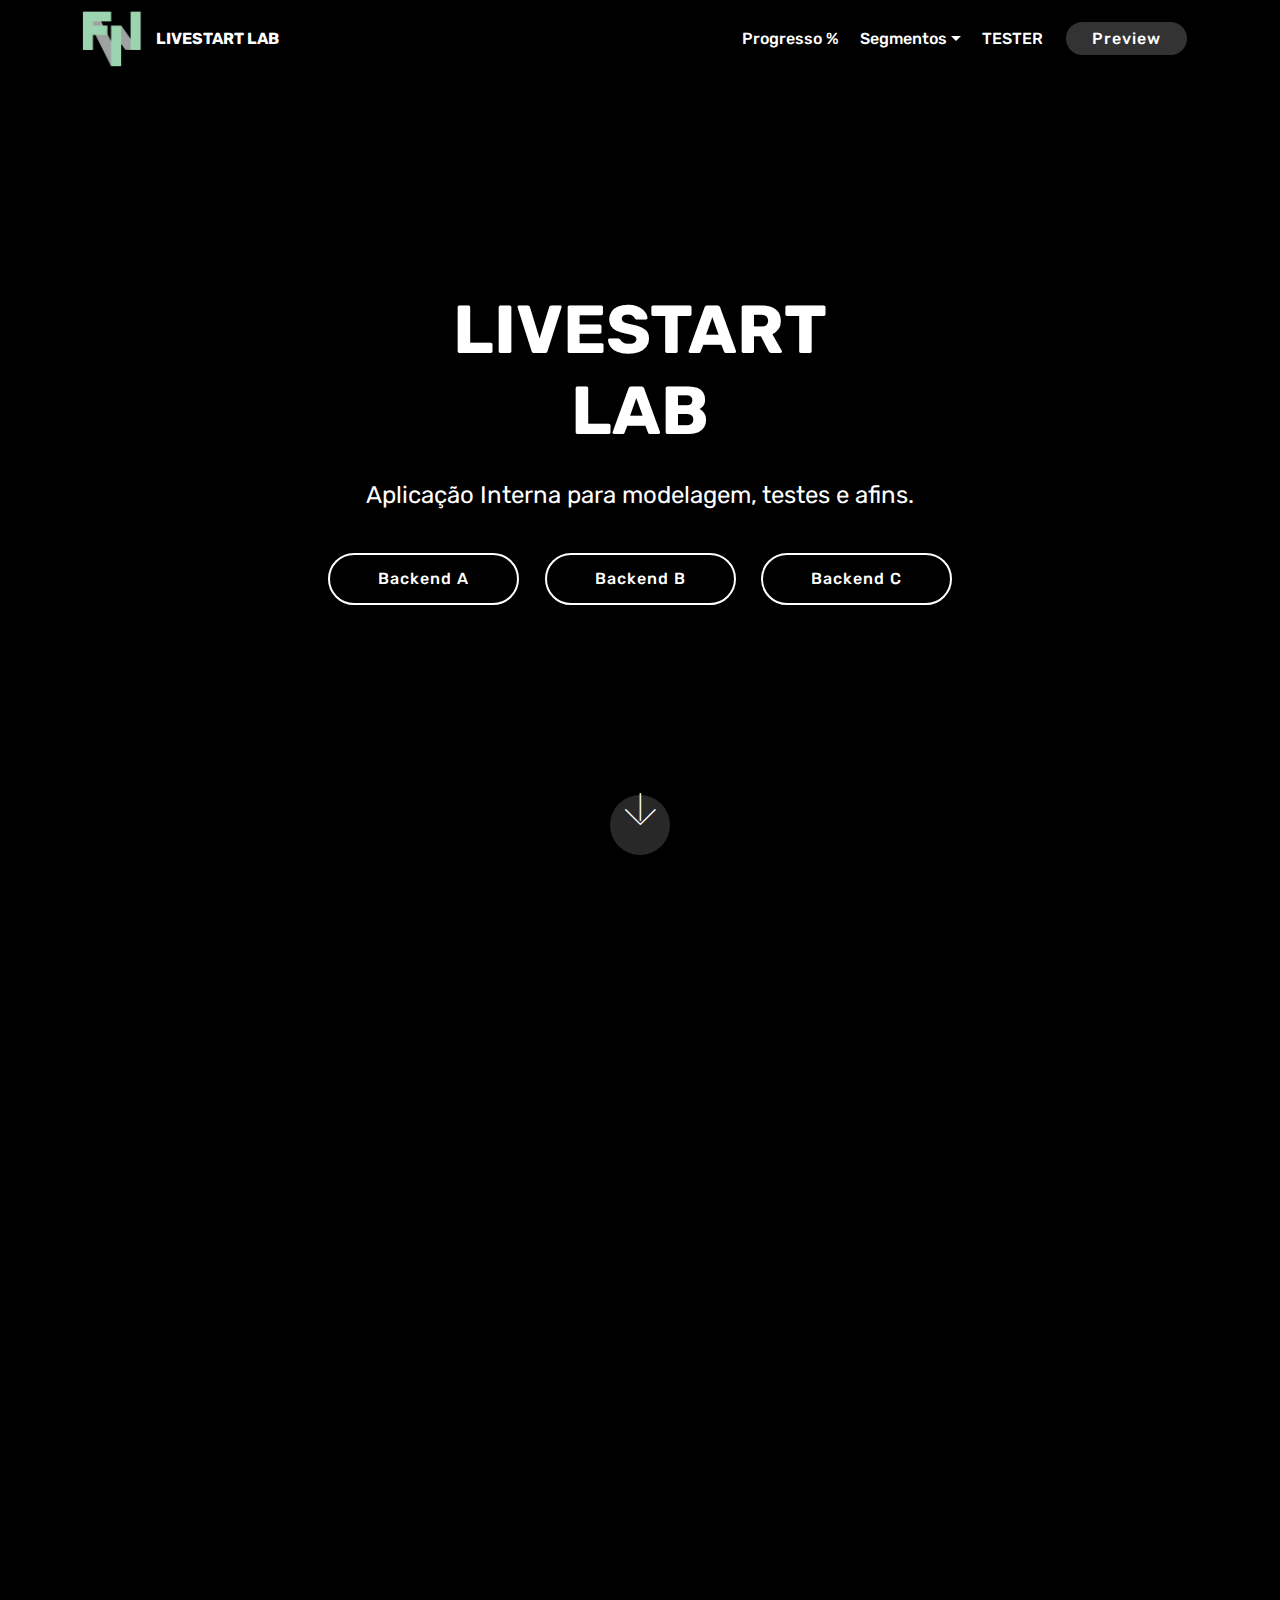
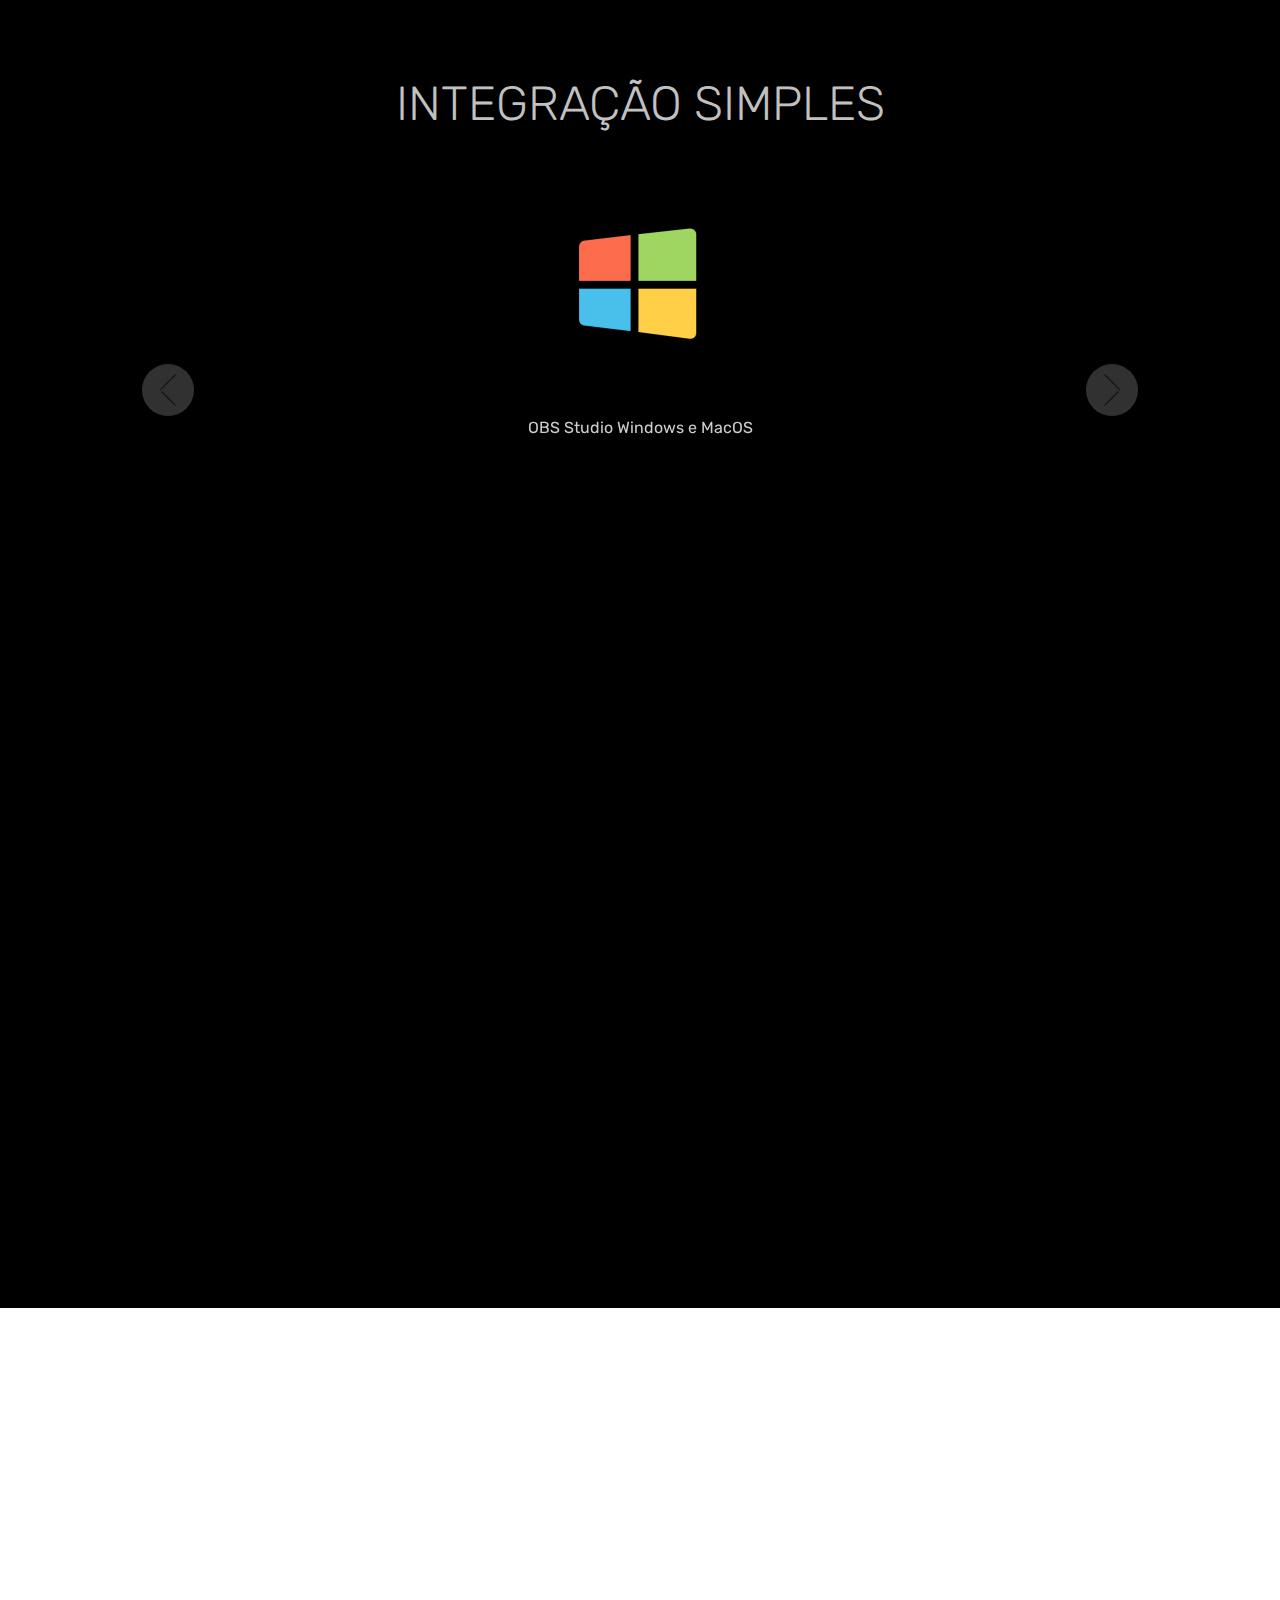
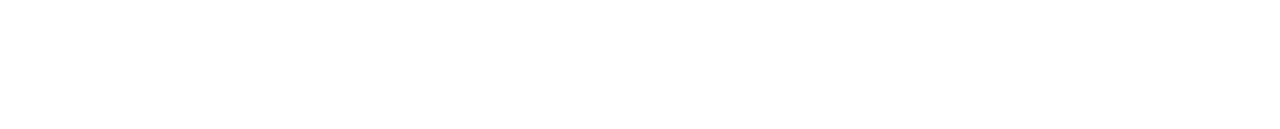
<file: index.html>
<!DOCTYPE html>
<html  >
<head>
  <!-- Site made with Mobirise Website Builder v4.12.3, https://mobirise.com -->
  <meta charset="UTF-8">
  <meta http-equiv="X-UA-Compatible" content="IE=edge">
  <meta name="generator" content="Mobirise v4.12.3, mobirise.com">
  <meta name="viewport" content="width=device-width, initial-scale=1, minimum-scale=1">
  <link rel="shortcut icon" href="assets/images/fnw-logo-only-132x127.png" type="image/x-icon">
  <meta name="description" content="Web App  para acompanhamento da evolução dos testes.">
  
  
  <title>Home</title>
  <link rel="stylesheet" href="assets/web/assets/mobirise-icons/mobirise-icons.css">
  <link rel="stylesheet" href="assets/bootstrap/css/bootstrap.min.css">
  <link rel="stylesheet" href="assets/bootstrap/css/bootstrap-grid.min.css">
  <link rel="stylesheet" href="assets/bootstrap/css/bootstrap-reboot.min.css">
  <link rel="stylesheet" href="assets/socicon/css/styles.css">
  <link rel="stylesheet" href="assets/tether/tether.min.css">
  <link rel="stylesheet" href="assets/dropdown/css/style.css">
  <link rel="stylesheet" href="assets/theme/css/style.css">
  <link rel="preload" as="style" href="assets/mobirise/css/mbr-additional.css"><link rel="stylesheet" href="assets/mobirise/css/mbr-additional.css" type="text/css">
  
  
  
</head>
<body>
  <section class="menu cid-qTkzRZLJNu" once="menu" id="menu1-0">

    

    <nav class="navbar navbar-expand beta-menu navbar-dropdown align-items-center navbar-fixed-top navbar-toggleable-sm">
        <button class="navbar-toggler navbar-toggler-right" type="button" data-toggle="collapse" data-target="#navbarSupportedContent" aria-controls="navbarSupportedContent" aria-expanded="false" aria-label="Toggle navigation">
            <div class="hamburger">
                <span></span>
                <span></span>
                <span></span>
                <span></span>
            </div>
        </button>
        <div class="menu-logo">
            <div class="navbar-brand">
                <span class="navbar-logo">
                    <a href="index.html">
                         <img src="assets/images/fnw-logo-only-132x127.png" alt="Mobirise" title="" style="height: 3.8rem;">
                    </a>
                </span>
                <span class="navbar-caption-wrap"><a class="navbar-caption text-white display-4" href="index.html">
                        LIVESTART LAB</a></span>
            </div>
        </div>
        <div class="collapse navbar-collapse" id="navbarSupportedContent">
            <ul class="navbar-nav nav-dropdown" data-app-modern-menu="true"><li class="nav-item"><a class="nav-link link text-white display-4" href="sessoes.html">
                        
                        Progresso %</a></li>
                <li class="nav-item dropdown">
                    <a class="nav-link link text-white dropdown-toggle display-4" href="segmentos.html" data-toggle="dropdown-submenu" aria-expanded="false">
                        
                        Segmentos</a><div class="dropdown-menu"><a class="text-white dropdown-item display-4" href="segmentos.html" aria-expanded="false">White Label</a></div>
                </li><li class="nav-item">
                    <a class="nav-link link text-white display-4" href="sessoes.html">
                        
                        TESTER</a>
                </li></ul>
            <div class="navbar-buttons mbr-section-btn"><a class="btn btn-sm btn-black display-4" href="https://uhuulivestart.bubbleapps.io/version-test?debug_mode=true">
                    Preview</a></div>
        </div>
    </nav>
</section>

<section class="engine"><a href="https://mobirise.info/d">website maker</a></section><section class="cid-qTkA127IK8 mbr-fullscreen" id="header2-1">

    

    

    <div class="container align-center">
        <div class="row justify-content-md-center">
            <div class="mbr-white col-md-10">
                <h1 class="mbr-section-title mbr-bold pb-3 mbr-fonts-style display-1">LIVESTART<br>LAB</h1>
                
                <p class="mbr-text pb-3 mbr-fonts-style display-5">Aplicação Interna para modelagem, testes e afins.</p>
                <div class="mbr-section-btn"><a class="btn btn-md btn-white-outline display-4" href="https://www.dacast.com/">Backend A</a>
                    <a class="btn btn-md btn-white-outline display-4" href="https://cloud.wowza.com/">Backend B</a> <a class="btn btn-md btn-white-outline display-4" href="https://cloud.wowza.com/">Backend C</a></div>
            </div>
        </div>
    </div>
    <div class="mbr-arrow hidden-sm-down" aria-hidden="true">
        <a href="#next">
            <i class="mbri-down mbr-iconfont"></i>
        </a>
    </div>
</section>

<section class="cid-rY9B0Ogauk" id="video1-f">

    
    
    <figure class="mbr-figure align-center">
        <div class="video-block" style="width: 66%;">
            <div><iframe class="mbr-embedded-video" src="https://sobralpessoal.wixsite.com/lives?loop=0&amp;autoplay=0" width="1280" height="720" frameborder="0" allowfullscreen></iframe></div>
        </div>
    </figure>
</section>

<section class="carousel slide testimonials-slider cid-rXvqgyk2hm" data-interval="false" id="testimonials-slider1-8">
    
    

    

    <div class="container text-center">
        <h2 class="pb-5 mbr-fonts-style display-2">
            INTEGRAÇÃO SIMPLES</h2>

        <div class="carousel slide" role="listbox" data-pause="true" data-keyboard="false" data-ride="carousel" data-interval="4000">
            <div class="carousel-inner">
                
                
            <div class="carousel-item">
                    <div class="user col-md-8">
                        <div class="user_image">
                            <img src="assets/images/microsoft-512-400x400.png" alt="" title="">
                        </div>
                        <div class="user_text pb-3">
                            <p class="mbr-fonts-style display-7">
                                OBS Studio Windows e MacOS</p>
                        </div>
                        <div class="user_name mbr-bold pb-2 mbr-fonts-style display-7">
                            Alex
                        </div>
                        <div class="user_desk mbr-light mbr-fonts-style display-7">
                            DESIGNER
                        </div>
                    </div>
                </div><div class="carousel-item">
                    <div class="user col-md-8">
                        <div class="user_image">
                            <img src="assets/images/header-image-dark-website-et-ref-400x264.png" alt="" title="">
                        </div>
                        <div class="user_text pb-3">
                            <p class="mbr-fonts-style display-7">
                                Configuração Rãpida</p>
                        </div>
                        <div class="user_name mbr-bold pb-2 mbr-fonts-style display-7">
                            Linda
                        </div>
                        <div class="user_desk mbr-light mbr-fonts-style display-7">
                            DEVELOPER
                        </div>
                    </div>
                </div><div class="carousel-item">
                    <div class="user col-md-8">
                        <div class="user_image">
                            <img src="assets/images/mbr-400x403.png" alt="" title="">
                        </div>
                        <div class="user_text pb-3">
                            <p class="mbr-fonts-style display-7">
                                Android &amp; iOS<br></p>
                        </div>
                        <div class="user_name mbr-bold pb-2 mbr-fonts-style display-7">
                            Linda
                        </div>
                        <div class="user_desk mbr-light mbr-fonts-style display-7">
                            DEVELOPER
                        </div>
                    </div>
                </div></div>

            <div class="carousel-controls">
                <a class="carousel-control-prev" role="button" data-slide="prev">
                  <span aria-hidden="true" class="mbri-arrow-prev mbr-iconfont"></span>
                  <span class="sr-only">Previous</span>
                </a>
                
                <a class="carousel-control-next" role="button" data-slide="next">
                  <span aria-hidden="true" class="mbri-arrow-next mbr-iconfont"></span>
                  <span class="sr-only">Next</span>
                </a>
            </div>
        </div>
    </div>
</section>

<section class="cid-rYaqiuTKd0" id="video2-g">

    
    
    <figure class="mbr-figure align-center">
        <div class="video-block" style="width: 100%;">
            <div><iframe class="mbr-embedded-video" src=" https://player.cloud.wowza.com/hosted/ckvpgnx5/player.html?loop=1&amp;autoplay=1" width="1280" height="720" frameborder="0" allowfullscreen></iframe></div>
        </div>
    </figure>
</section>

<section class="cid-qTkAaeaxX5 mbr-reveal" id="footer1-2">

    

    

    <div class="container">
        <div class="media-container-row content text-white">
            <div class="col-12 col-md-3">
                <div class="media-wrap">
                    
                        <img src="assets/images/fnw-logo-only-342x329.png" alt="" title="">
                    
                </div>
            </div>
            <div class="col-12 col-md-3 mbr-fonts-style display-7">
                <h5 class="pb-3">
                    Address
                </h5>
                <p class="mbr-text">
                    100, &nbsp;Lourdes L. S. &nbsp; &nbsp; &nbsp; &nbsp; &nbsp; &nbsp; &nbsp; &nbsp; &nbsp; &nbsp;&nbsp;<br>Pq Cecap, GRU SP</p>
            </div>
            <div class="col-12 col-md-3 mbr-fonts-style display-7">
                <h5 class="pb-3">
                    Contacts
                </h5>
                <p class="mbr-text">
                    Email:<a href="mailto:lab.freenat@gmail.com"> lab.freenat@gmail.com
</a>                    <br><br><br></p>
            </div>
            <div class="col-12 col-md-3 mbr-fonts-style display-7">
                <h5 class="pb-3">
                    Links
                </h5>
                <p class="mbr-text"><a href="C:\Users\">SystemBrowse_Win</a><br><a href="https://wa.me/+5511997792448">Whatsapp</a><br><a class="text-primary" href="#top">Download for Mac</a>
                </p>
            </div>
        </div>
        <div class="footer-lower">
            <div class="media-container-row">
                <div class="col-sm-12">
                    <hr>
                </div>
            </div>
            <div class="media-container-row mbr-white">
                <div class="col-sm-6 copyright">
                    <p class="mbr-text mbr-fonts-style display-7">
                        © Copyright 2020 FreeNatWork - All Rights Reserved
                    </p>
                </div>
                <div class="col-md-6">
                    
                </div>
            </div>
        </div>
    </div>
</section>


  <script src="assets/web/assets/jquery/jquery.min.js"></script>
  <script src="assets/popper/popper.min.js"></script>
  <script src="assets/bootstrap/js/bootstrap.min.js"></script>
  <script src="assets/smoothscroll/smooth-scroll.js"></script>
  <script src="assets/tether/tether.min.js"></script>
  <script src="assets/touchswipe/jquery.touch-swipe.min.js"></script>
  <script src="assets/bootstrapcarouselswipe/bootstrap-carousel-swipe.js"></script>
  <script src="assets/mbr-testimonials-slider/mbr-testimonials-slider.js"></script>
  <script src="assets/dropdown/js/nav-dropdown.js"></script>
  <script src="assets/dropdown/js/navbar-dropdown.js"></script>
  <script src="assets/theme/js/script.js"></script>
  
  
 <div id="scrollToTop" class="scrollToTop mbr-arrow-up"><a style="text-align: center;"><i class="mbr-arrow-up-icon mbr-arrow-up-icon-cm cm-icon cm-icon-smallarrow-up"></i></a></div>
  </body>
</html>
</file>
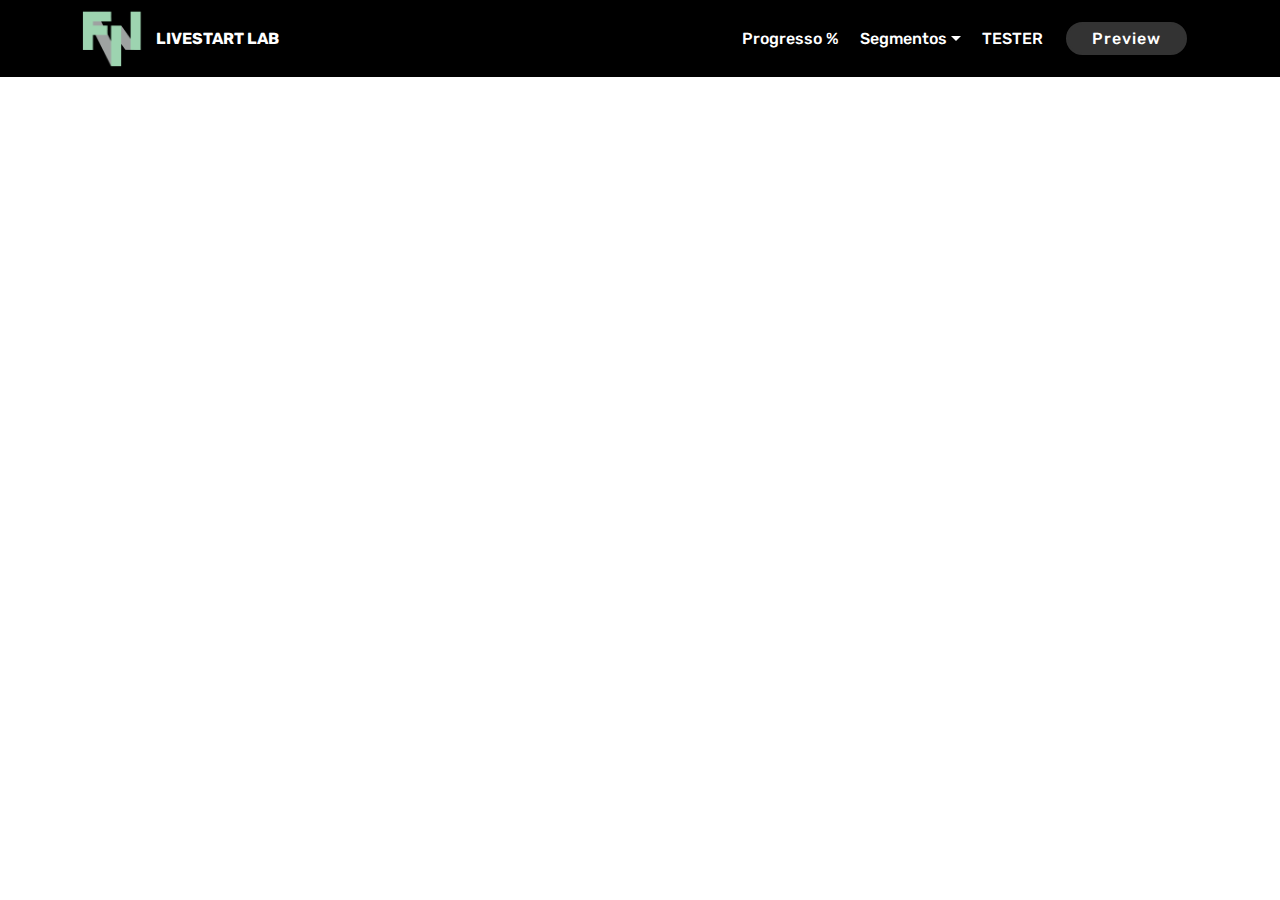
<file: page3.html>
<!DOCTYPE html>
<html  >
<head>
  <!-- Site made with Mobirise Website Builder v4.12.3, https://mobirise.com -->
  <meta charset="UTF-8">
  <meta http-equiv="X-UA-Compatible" content="IE=edge">
  <meta name="generator" content="Mobirise v4.12.3, mobirise.com">
  <meta name="viewport" content="width=device-width, initial-scale=1, minimum-scale=1">
  <link rel="shortcut icon" href="assets/images/fnw-logo-only-132x127.png" type="image/x-icon">
  <meta name="description" content="Website Creator Description">
  
  
  <title>TESTER</title>
  <link rel="stylesheet" href="assets/bootstrap/css/bootstrap.min.css">
  <link rel="stylesheet" href="assets/bootstrap/css/bootstrap-grid.min.css">
  <link rel="stylesheet" href="assets/bootstrap/css/bootstrap-reboot.min.css">
  <link rel="stylesheet" href="assets/tether/tether.min.css">
  <link rel="stylesheet" href="assets/dropdown/css/style.css">
  <link rel="stylesheet" href="assets/theme/css/style.css">
  <link rel="preload" as="style" href="assets/mobirise/css/mbr-additional.css"><link rel="stylesheet" href="assets/mobirise/css/mbr-additional.css" type="text/css">
  
  
  
</head>
<body>
  <section class="menu cid-qTkzRZLJNu" once="menu" id="menu1-d">

    

    <nav class="navbar navbar-expand beta-menu navbar-dropdown align-items-center navbar-fixed-top navbar-toggleable-sm">
        <button class="navbar-toggler navbar-toggler-right" type="button" data-toggle="collapse" data-target="#navbarSupportedContent" aria-controls="navbarSupportedContent" aria-expanded="false" aria-label="Toggle navigation">
            <div class="hamburger">
                <span></span>
                <span></span>
                <span></span>
                <span></span>
            </div>
        </button>
        <div class="menu-logo">
            <div class="navbar-brand">
                <span class="navbar-logo">
                    <a href="index.html">
                         <img src="assets/images/fnw-logo-only-132x127.png" alt="Mobirise" title="" style="height: 3.8rem;">
                    </a>
                </span>
                <span class="navbar-caption-wrap"><a class="navbar-caption text-white display-4" href="index.html">
                        LIVESTART LAB</a></span>
            </div>
        </div>
        <div class="collapse navbar-collapse" id="navbarSupportedContent">
            <ul class="navbar-nav nav-dropdown" data-app-modern-menu="true"><li class="nav-item"><a class="nav-link link text-white display-4" href="sessoes.html">
                        
                        Progresso %</a></li>
                <li class="nav-item dropdown">
                    <a class="nav-link link text-white dropdown-toggle display-4" href="segmentos.html" data-toggle="dropdown-submenu" aria-expanded="false">
                        
                        Segmentos</a><div class="dropdown-menu"><a class="text-white dropdown-item display-4" href="segmentos.html" aria-expanded="false">White Label</a></div>
                </li><li class="nav-item">
                    <a class="nav-link link text-white display-4" href="sessoes.html">
                        
                        TESTER</a>
                </li></ul>
            <div class="navbar-buttons mbr-section-btn"><a class="btn btn-sm btn-black display-4" href="https://uhuulivestart.bubbleapps.io/version-test?debug_mode=true">
                    Preview</a></div>
        </div>
    </nav>
</section>

<section class="engine"><a href="https://mobirise.info/i">free web creation software</a></section><section class="cid-rXL4zaMLzc" id="video1-e">

    
    
    <figure class="mbr-figure align-center container">
        <div class="video-block" style="width: 66%;">
            <div><iframe class="mbr-embedded-video" src="https://www.youtube.com/embed/uNCr7NdOJgw?rel=0&amp;amp;showinfo=0&amp;autoplay=0&amp;loop=0" width="1280" height="720" frameborder="0" allowfullscreen></iframe></div>
        </div>
    </figure>
</section>


  <script src="assets/web/assets/jquery/jquery.min.js"></script>
  <script src="assets/popper/popper.min.js"></script>
  <script src="assets/bootstrap/js/bootstrap.min.js"></script>
  <script src="assets/tether/tether.min.js"></script>
  <script src="assets/smoothscroll/smooth-scroll.js"></script>
  <script src="assets/dropdown/js/nav-dropdown.js"></script>
  <script src="assets/dropdown/js/navbar-dropdown.js"></script>
  <script src="assets/touchswipe/jquery.touch-swipe.min.js"></script>
  <script src="assets/theme/js/script.js"></script>
  
  
 <div id="scrollToTop" class="scrollToTop mbr-arrow-up"><a style="text-align: center;"><i class="mbr-arrow-up-icon mbr-arrow-up-icon-cm cm-icon cm-icon-smallarrow-up"></i></a></div>
  </body>
</html>
</file>
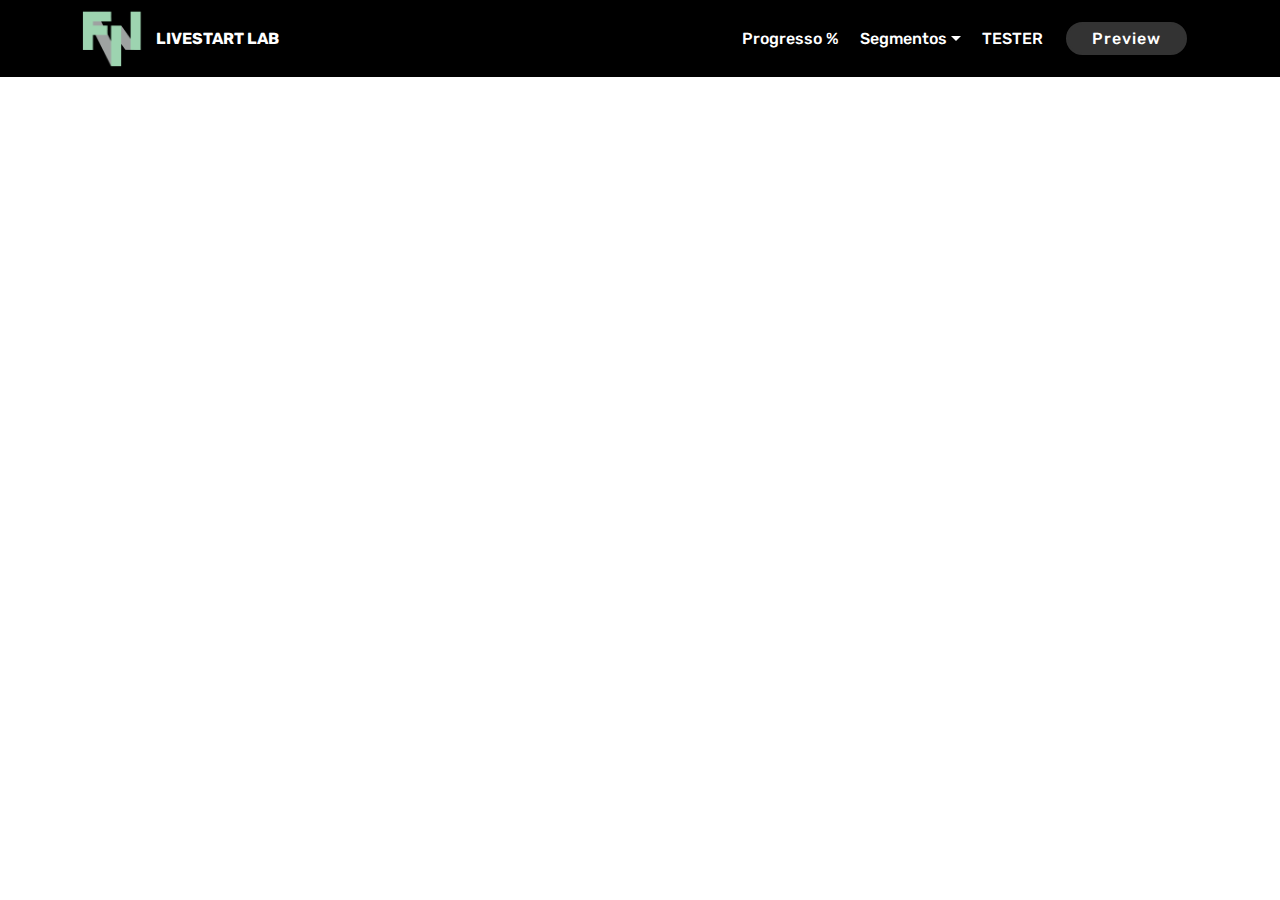
<file: page4.html>
<!DOCTYPE html>
<html  >
<head>
  <!-- Site made with Mobirise Website Builder v4.12.3, https://mobirise.com -->
  <meta charset="UTF-8">
  <meta http-equiv="X-UA-Compatible" content="IE=edge">
  <meta name="generator" content="Mobirise v4.12.3, mobirise.com">
  <meta name="viewport" content="width=device-width, initial-scale=1, minimum-scale=1">
  <link rel="shortcut icon" href="assets/images/fnw-logo-only-132x127.png" type="image/x-icon">
  <meta name="description" content="Web Page Generator Description">
  
  
  <title>CLIENT</title>
  <link rel="stylesheet" href="assets/bootstrap/css/bootstrap.min.css">
  <link rel="stylesheet" href="assets/bootstrap/css/bootstrap-grid.min.css">
  <link rel="stylesheet" href="assets/bootstrap/css/bootstrap-reboot.min.css">
  <link rel="stylesheet" href="assets/tether/tether.min.css">
  <link rel="stylesheet" href="assets/dropdown/css/style.css">
  <link rel="stylesheet" href="assets/theme/css/style.css">
  <link rel="preload" as="style" href="assets/mobirise/css/mbr-additional.css"><link rel="stylesheet" href="assets/mobirise/css/mbr-additional.css" type="text/css">
  
  
  
</head>
<body>
  <section class="menu cid-qTkzRZLJNu" once="menu" id="menu1-h">

    

    <nav class="navbar navbar-expand beta-menu navbar-dropdown align-items-center navbar-fixed-top navbar-toggleable-sm">
        <button class="navbar-toggler navbar-toggler-right" type="button" data-toggle="collapse" data-target="#navbarSupportedContent" aria-controls="navbarSupportedContent" aria-expanded="false" aria-label="Toggle navigation">
            <div class="hamburger">
                <span></span>
                <span></span>
                <span></span>
                <span></span>
            </div>
        </button>
        <div class="menu-logo">
            <div class="navbar-brand">
                <span class="navbar-logo">
                    <a href="index.html">
                         <img src="assets/images/fnw-logo-only-132x127.png" alt="Mobirise" title="" style="height: 3.8rem;">
                    </a>
                </span>
                <span class="navbar-caption-wrap"><a class="navbar-caption text-white display-4" href="index.html">
                        LIVESTART LAB</a></span>
            </div>
        </div>
        <div class="collapse navbar-collapse" id="navbarSupportedContent">
            <ul class="navbar-nav nav-dropdown" data-app-modern-menu="true"><li class="nav-item"><a class="nav-link link text-white display-4" href="sessoes.html">
                        
                        Progresso %</a></li>
                <li class="nav-item dropdown">
                    <a class="nav-link link text-white dropdown-toggle display-4" href="segmentos.html" data-toggle="dropdown-submenu" aria-expanded="false">
                        
                        Segmentos</a><div class="dropdown-menu"><a class="text-white dropdown-item display-4" href="segmentos.html" aria-expanded="false">White Label</a></div>
                </li><li class="nav-item">
                    <a class="nav-link link text-white display-4" href="sessoes.html">
                        
                        TESTER</a>
                </li></ul>
            <div class="navbar-buttons mbr-section-btn"><a class="btn btn-sm btn-black display-4" href="https://uhuulivestart.bubbleapps.io/version-test?debug_mode=true">
                    Preview</a></div>
        </div>
    </nav>
</section>


  <section class="engine"><a href="https://mobirise.info/e">how to make your own website</a></section><script src="assets/web/assets/jquery/jquery.min.js"></script>
  <script src="assets/popper/popper.min.js"></script>
  <script src="assets/bootstrap/js/bootstrap.min.js"></script>
  <script src="assets/tether/tether.min.js"></script>
  <script src="assets/smoothscroll/smooth-scroll.js"></script>
  <script src="assets/dropdown/js/nav-dropdown.js"></script>
  <script src="assets/dropdown/js/navbar-dropdown.js"></script>
  <script src="assets/touchswipe/jquery.touch-swipe.min.js"></script>
  <script src="assets/theme/js/script.js"></script>
  
  
 <div id="scrollToTop" class="scrollToTop mbr-arrow-up"><a style="text-align: center;"><i class="mbr-arrow-up-icon mbr-arrow-up-icon-cm cm-icon cm-icon-smallarrow-up"></i></a></div>
  </body>
</html>
</file>
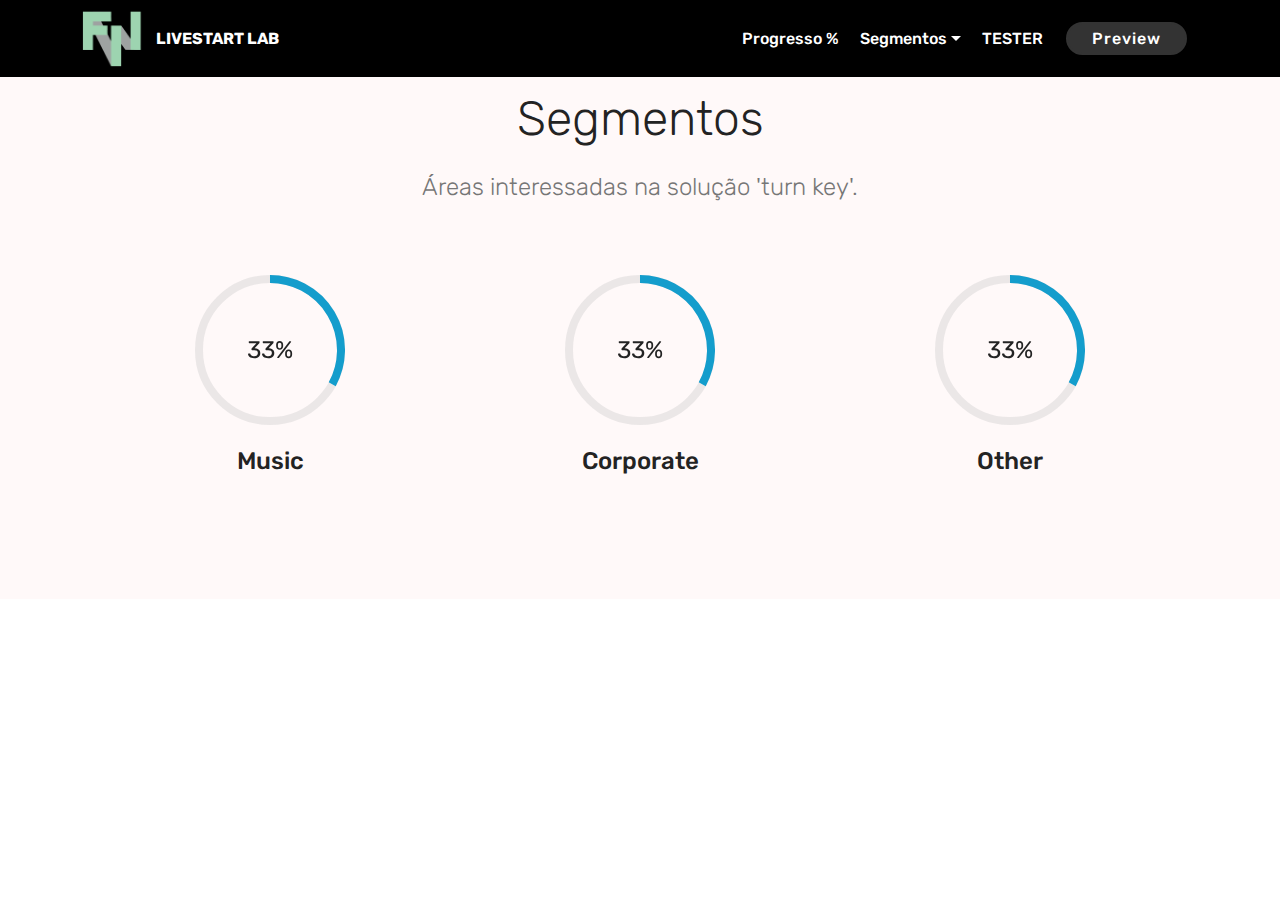
<file: segmentos.html>
<!DOCTYPE html>
<html  >
<head>
  <!-- Site made with Mobirise Website Builder v4.12.3, https://mobirise.com -->
  <meta charset="UTF-8">
  <meta http-equiv="X-UA-Compatible" content="IE=edge">
  <meta name="generator" content="Mobirise v4.12.3, mobirise.com">
  <meta name="viewport" content="width=device-width, initial-scale=1, minimum-scale=1">
  <link rel="shortcut icon" href="assets/images/fnw-logo-only-132x127.png" type="image/x-icon">
  <meta name="description" content="Segmentação das áreas e clientes relacionados">
  
  
  <title>Segmentos</title>
  <link rel="stylesheet" href="assets/bootstrap/css/bootstrap.min.css">
  <link rel="stylesheet" href="assets/bootstrap/css/bootstrap-grid.min.css">
  <link rel="stylesheet" href="assets/bootstrap/css/bootstrap-reboot.min.css">
  <link rel="stylesheet" href="assets/tether/tether.min.css">
  <link rel="stylesheet" href="assets/dropdown/css/style.css">
  <link rel="stylesheet" href="assets/as-pie-progress/css/progress.min.css">
  <link rel="stylesheet" href="assets/theme/css/style.css">
  <link rel="preload" as="style" href="assets/mobirise/css/mbr-additional.css"><link rel="stylesheet" href="assets/mobirise/css/mbr-additional.css" type="text/css">
  
  
  
</head>
<body>
  <section class="menu cid-qTkzRZLJNu" once="menu" id="menu1-4">

    

    <nav class="navbar navbar-expand beta-menu navbar-dropdown align-items-center navbar-fixed-top navbar-toggleable-sm">
        <button class="navbar-toggler navbar-toggler-right" type="button" data-toggle="collapse" data-target="#navbarSupportedContent" aria-controls="navbarSupportedContent" aria-expanded="false" aria-label="Toggle navigation">
            <div class="hamburger">
                <span></span>
                <span></span>
                <span></span>
                <span></span>
            </div>
        </button>
        <div class="menu-logo">
            <div class="navbar-brand">
                <span class="navbar-logo">
                    <a href="index.html">
                         <img src="assets/images/fnw-logo-only-132x127.png" alt="Mobirise" title="" style="height: 3.8rem;">
                    </a>
                </span>
                <span class="navbar-caption-wrap"><a class="navbar-caption text-white display-4" href="index.html">
                        LIVESTART LAB</a></span>
            </div>
        </div>
        <div class="collapse navbar-collapse" id="navbarSupportedContent">
            <ul class="navbar-nav nav-dropdown" data-app-modern-menu="true"><li class="nav-item"><a class="nav-link link text-white display-4" href="sessoes.html">
                        
                        Progresso %</a></li>
                <li class="nav-item dropdown">
                    <a class="nav-link link text-white dropdown-toggle display-4" href="segmentos.html" data-toggle="dropdown-submenu" aria-expanded="false">
                        
                        Segmentos</a><div class="dropdown-menu"><a class="text-white dropdown-item display-4" href="segmentos.html" aria-expanded="false">White Label</a></div>
                </li><li class="nav-item">
                    <a class="nav-link link text-white display-4" href="sessoes.html">
                        
                        TESTER</a>
                </li></ul>
            <div class="navbar-buttons mbr-section-btn"><a class="btn btn-sm btn-black display-4" href="https://uhuulivestart.bubbleapps.io/version-test?debug_mode=true">
                    Preview</a></div>
        </div>
    </nav>
</section>

<section class="engine"><a href="https://mobirise.info/b">create your own website for free</a></section><section class="progress-bars3 cid-rXtVQD1gKm" id="progress-bars3-7">
 
     

    
    
    <div class="container">
        <h2 class="mbr-section-title pb-3 align-center mbr-fonts-style display-2">
            Segmentos</h2>

        <h3 class="mbr-section-subtitle mbr-fonts-style display-5">Áreas interessadas na solução 'turn key'.</h3>
    
        <div class="media-container-row pt-5 mt-2">
            <div class="card p-3 align-center">
                <div class="wrap">
                    <div class="pie_progress progress1" role="progressbar" data-goal="33">
                        <p class="pie_progress__number mbr-fonts-style display-5"></p>
                    </div>
                </div> 
                <div class="mbr-crt-title pt-3">
                    <h4 class="card-title py-2 mbr-fonts-style display-5">Music</h4>
                </div>                 
            </div>

            <div class="card p-3 align-center">
                <div class="wrap">
                    <div class="pie_progress progress2" role="progressbar" data-goal="33">
                        <p class="pie_progress__number mbr-fonts-style display-5">60%</p>
                    </div>
                </div> 
                <div class="mbr-crt-title pt-3">
                    <h4 class="card-title py-2 mbr-fonts-style display-5">Corporate</h4>
                </div>                 
            </div>

            <div class="card p-3 align-center">
                <div class="wrap">
                    <div class="pie_progress progress3" role="progressbar" data-goal="33">
                        <p class="pie_progress__number mbr-fonts-style display-5"></p>
                    </div>
                </div> 
                <div class="mbr-crt-title pt-3">
                    <h4 class="card-title py-2 mbr-fonts-style display-5">
                        Other</h4>
                </div>                 
            </div>

            

            

            
        </div>
</div></section>


  <script src="assets/web/assets/jquery/jquery.min.js"></script>
  <script src="assets/popper/popper.min.js"></script>
  <script src="assets/bootstrap/js/bootstrap.min.js"></script>
  <script src="assets/tether/tether.min.js"></script>
  <script src="assets/smoothscroll/smooth-scroll.js"></script>
  <script src="assets/dropdown/js/nav-dropdown.js"></script>
  <script src="assets/dropdown/js/navbar-dropdown.js"></script>
  <script src="assets/touchswipe/jquery.touch-swipe.min.js"></script>
  <script src="assets/as-pie-progress/jquery-as-pie-progress.min.js"></script>
  <script src="assets/theme/js/script.js"></script>
  
  
 <div id="scrollToTop" class="scrollToTop mbr-arrow-up"><a style="text-align: center;"><i class="mbr-arrow-up-icon mbr-arrow-up-icon-cm cm-icon cm-icon-smallarrow-up"></i></a></div>
  </body>
</html>
</file>
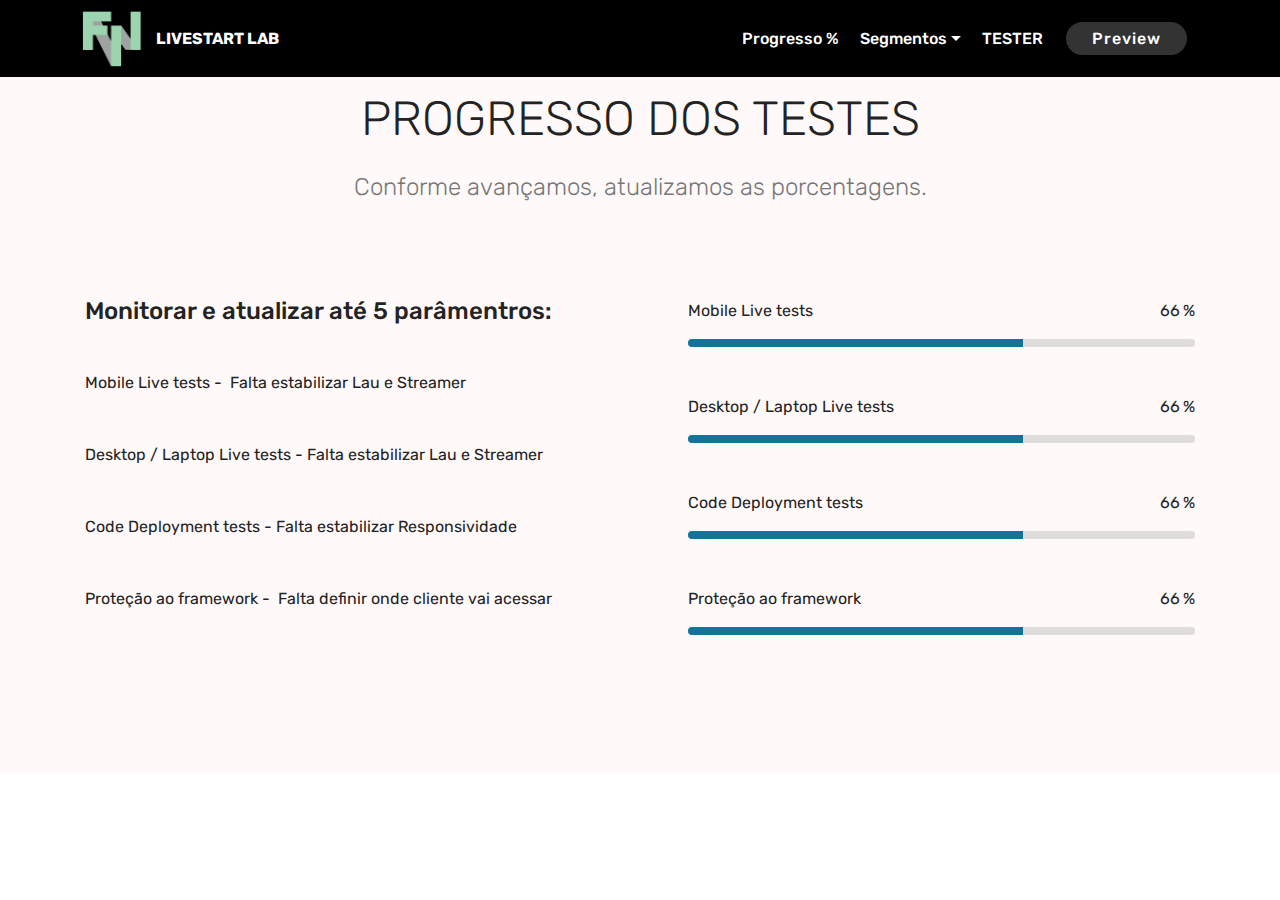
<file: sessoes.html>
<!DOCTYPE html>
<html  >
<head>
  <!-- Site made with Mobirise Website Builder v4.12.3, https://mobirise.com -->
  <meta charset="UTF-8">
  <meta http-equiv="X-UA-Compatible" content="IE=edge">
  <meta name="generator" content="Mobirise v4.12.3, mobirise.com">
  <meta name="viewport" content="width=device-width, initial-scale=1, minimum-scale=1">
  <link rel="shortcut icon" href="assets/images/fnw-logo-only-132x127.png" type="image/x-icon">
  <meta name="description" content="Sessões de testes e validações">
  
  
  <title>Progresso %</title>
  <link rel="stylesheet" href="assets/bootstrap/css/bootstrap.min.css">
  <link rel="stylesheet" href="assets/bootstrap/css/bootstrap-grid.min.css">
  <link rel="stylesheet" href="assets/bootstrap/css/bootstrap-reboot.min.css">
  <link rel="stylesheet" href="assets/tether/tether.min.css">
  <link rel="stylesheet" href="assets/dropdown/css/style.css">
  <link rel="stylesheet" href="assets/theme/css/style.css">
  <link rel="preload" as="style" href="assets/mobirise/css/mbr-additional.css"><link rel="stylesheet" href="assets/mobirise/css/mbr-additional.css" type="text/css">
  
  
  
</head>
<body>
  <section class="menu cid-qTkzRZLJNu" once="menu" id="menu1-3">

    

    <nav class="navbar navbar-expand beta-menu navbar-dropdown align-items-center navbar-fixed-top navbar-toggleable-sm">
        <button class="navbar-toggler navbar-toggler-right" type="button" data-toggle="collapse" data-target="#navbarSupportedContent" aria-controls="navbarSupportedContent" aria-expanded="false" aria-label="Toggle navigation">
            <div class="hamburger">
                <span></span>
                <span></span>
                <span></span>
                <span></span>
            </div>
        </button>
        <div class="menu-logo">
            <div class="navbar-brand">
                <span class="navbar-logo">
                    <a href="index.html">
                         <img src="assets/images/fnw-logo-only-132x127.png" alt="Mobirise" title="" style="height: 3.8rem;">
                    </a>
                </span>
                <span class="navbar-caption-wrap"><a class="navbar-caption text-white display-4" href="index.html">
                        LIVESTART LAB</a></span>
            </div>
        </div>
        <div class="collapse navbar-collapse" id="navbarSupportedContent">
            <ul class="navbar-nav nav-dropdown" data-app-modern-menu="true"><li class="nav-item"><a class="nav-link link text-white display-4" href="sessoes.html">
                        
                        Progresso %</a></li>
                <li class="nav-item dropdown">
                    <a class="nav-link link text-white dropdown-toggle display-4" href="segmentos.html" data-toggle="dropdown-submenu" aria-expanded="false">
                        
                        Segmentos</a><div class="dropdown-menu"><a class="text-white dropdown-item display-4" href="segmentos.html" aria-expanded="false">White Label</a></div>
                </li><li class="nav-item">
                    <a class="nav-link link text-white display-4" href="sessoes.html">
                        
                        TESTER</a>
                </li></ul>
            <div class="navbar-buttons mbr-section-btn"><a class="btn btn-sm btn-black display-4" href="https://uhuulivestart.bubbleapps.io/version-test?debug_mode=true">
                    Preview</a></div>
        </div>
    </nav>
</section>

<section class="engine"><a href="https://mobirise.info/x">css templates</a></section><section class="progress-bars2 cid-rXtBo0Ld6O" id="progress-bars2-6">
    
     

    

    <div class="container">
        <h2 class="mbr-section-title pb-3 align-center mbr-fonts-style display-2">
            PROGRESSO DOS TESTES</h2>

        <h3 class="mbr-section-subtitle mbr-fonts-style display-5">
            Conforme avançamos, atualizamos as porcentagens.</h3>

        <div class="row pt-5 mt-5">
            <div class="col-md-6 text-elements">
                <h4 class="section-content-title pb-3 align-left mbr-fonts-style display-5">Monitorar  e atualizar até 5 parâmentros:</h4>
                <p class="section-content-text align-left mbr-fonts-style display-7"><br>Mobile Live tests - &nbsp;Falta estabilizar Lau e Streamer<br><br><br>Desktop / Laptop Live tests -  Falta estabilizar Lau e Streamer<br><br><br>Code Deployment tests - Falta estabilizar Responsividade<br><br><br>Proteção ao framework - &nbsp;Falta definir onde cliente vai acessar<br><br><br></p>
            </div>
            <div class="progress_elements col-md-6">
                <div class="progress1 pb-5">
                    <div class="title-wrap">
                        <div class="progressbar-title mbr-fonts-style display-7">
                            <p>Mobile Live tests</p>
                        </div>
                        <div class="progress_value mbr-fonts-style display-7">
                            <div class="progressbar-number">
                            </div>
                            <span>%</span>
                        </div>
                    </div>
                    <progress class="progress progress-primary " max="100" value="66">
                    </progress>
                </div>
                 
                <div class="progress2 pb-5">
                    <div class="title-wrap">
                        <div class="progressbar-title mbr-fonts-style display-7">
                            <p>Desktop / Laptop Live tests</p>
                        </div>
                    <div class="progress_value mbr-fonts-style display-7">
                        <div class="progressbar-number">
                        </div>
                        <span>%</span>
                    </div>
                    </div>
                    <progress class="progress progress-primary" max="100" value="66">
                    </progress>
                </div>
                
                <div class="progress3 pb-5">
                    <div class="title-wrap">
                        <div class="progressbar-title mbr-fonts-style display-7">
                            <p>Code Deployment tests</p>
                        </div>
                    <div class="progress_value mbr-fonts-style display-7">
                        <div class="progressbar-number">
                        </div>
                        <span>%</span>
                    </div>
                    </div>
                    <progress class="progress progress-primary" max="100" value="66">
                    </progress>
                </div>
                
                <div class="progress4 pb-5">
                    <div class="title-wrap">
                        <div class="progressbar-title mbr-fonts-style display-7">
                            <p>Proteção ao framework</p>
                        </div>
                    <div class="progress_value mbr-fonts-style display-7">
                        <div class="progressbar-number">
                        </div>
                        <span>%</span>
                    </div>
                    </div>
                    <progress class="progress progress-primary" max="100" value="66">
                    </progress>
                </div>
            
                
            </div>
        </div>
    </div>
</section>


  <script src="assets/web/assets/jquery/jquery.min.js"></script>
  <script src="assets/popper/popper.min.js"></script>
  <script src="assets/bootstrap/js/bootstrap.min.js"></script>
  <script src="assets/tether/tether.min.js"></script>
  <script src="assets/smoothscroll/smooth-scroll.js"></script>
  <script src="assets/dropdown/js/nav-dropdown.js"></script>
  <script src="assets/dropdown/js/navbar-dropdown.js"></script>
  <script src="assets/touchswipe/jquery.touch-swipe.min.js"></script>
  <script src="assets/theme/js/script.js"></script>
  
  
 <div id="scrollToTop" class="scrollToTop mbr-arrow-up"><a style="text-align: center;"><i class="mbr-arrow-up-icon mbr-arrow-up-icon-cm cm-icon cm-icon-smallarrow-up"></i></a></div>
  </body>
</html>
</file>
<file: assets/web/assets/mobirise-icons/mobirise-icons.css>
@font-face {
  font-family: 'MobiriseIcons';
  src:  url('mobirise-icons.eot?spat4u');
  src:  url('mobirise-icons.eot?spat4u#iefix') format('embedded-opentype'),
    url('mobirise-icons.ttf?spat4u') format('truetype'),
    url('mobirise-icons.woff?spat4u') format('woff'),
    url('mobirise-icons.svg?spat4u#MobiriseIcons') format('svg');
  font-weight: normal;
  font-style: normal;
  font-display: swap;
}

[class^="mbri-"], [class*=" mbri-"] {
  /* use !important to prevent issues with browser extensions that change fonts */
  font-family: MobiriseIcons !important;
  speak: none;
  font-style: normal;
  font-weight: normal;
  font-variant: normal;
  text-transform: none;
  line-height: 1;

  /* Better Font Rendering =========== */
  -webkit-font-smoothing: antialiased;
  -moz-osx-font-smoothing: grayscale;
}

.mbri-add-submenu:before {
  content: "\e900";
}
.mbri-alert:before {
  content: "\e901";
}
.mbri-align-center:before {
  content: "\e902";
}
.mbri-align-justify:before {
  content: "\e903";
}
.mbri-align-left:before {
  content: "\e904";
}
.mbri-align-right:before {
  content: "\e905";
}
.mbri-android:before {
  content: "\e906";
}
.mbri-apple:before {
  content: "\e907";
}
.mbri-arrow-down:before {
  content: "\e908";
}
.mbri-arrow-next:before {
  content: "\e909";
}
.mbri-arrow-prev:before {
  content: "\e90a";
}
.mbri-arrow-up:before {
  content: "\e90b";
}
.mbri-bold:before {
  content: "\e90c";
}
.mbri-bookmark:before {
  content: "\e90d";
}
.mbri-bootstrap:before {
  content: "\e90e";
}
.mbri-briefcase:before {
  content: "\e90f";
}
.mbri-browse:before {
  content: "\e910";
}
.mbri-bulleted-list:before {
  content: "\e911";
}
.mbri-calendar:before {
  content: "\e912";
}
.mbri-camera:before {
  content: "\e913";
}
.mbri-cart-add:before {
  content: "\e914";
}
.mbri-cart-full:before {
  content: "\e915";
}
.mbri-cash:before {
  content: "\e916";
}
.mbri-change-style:before {
  content: "\e917";
}
.mbri-chat:before {
  content: "\e918";
}
.mbri-clock:before {
  content: "\e919";
}
.mbri-close:before {
  content: "\e91a";
}
.mbri-cloud:before {
  content: "\e91b";
}
.mbri-code:before {
  content: "\e91c";
}
.mbri-contact-form:before {
  content: "\e91d";
}
.mbri-credit-card:before {
  content: "\e91e";
}
.mbri-cursor-click:before {
  content: "\e91f";
}
.mbri-cust-feedback:before {
  content: "\e920";
}
.mbri-database:before {
  content: "\e921";
}
.mbri-delivery:before {
  content: "\e922";
}
.mbri-desktop:before {
  content: "\e923";
}
.mbri-devices:before {
  content: "\e924";
}
.mbri-down:before {
  content: "\e925";
}
.mbri-download:before {
  content: "\e989";
}
.mbri-drag-n-drop:before {
  content: "\e927";
}
.mbri-drag-n-drop2:before {
  content: "\e928";
}
.mbri-edit:before {
  content: "\e929";
}
.mbri-edit2:before {
  content: "\e92a";
}
.mbri-error:before {
  content: "\e92b";
}
.mbri-extension:before {
  content: "\e92c";
}
.mbri-features:before {
  content: "\e92d";
}
.mbri-file:before {
  content: "\e92e";
}
.mbri-flag:before {
  content: "\e92f";
}
.mbri-folder:before {
  content: "\e930";
}
.mbri-gift:before {
  content: "\e931";
}
.mbri-github:before {
  content: "\e932";
}
.mbri-globe:before {
  content: "\e933";
}
.mbri-globe-2:before {
  content: "\e934";
}
.mbri-growing-chart:before {
  content: "\e935";
}
.mbri-hearth:before {
  content: "\e936";
}
.mbri-help:before {
  content: "\e937";
}
.mbri-home:before {
  content: "\e938";
}
.mbri-hot-cup:before {
  content: "\e939";
}
.mbri-idea:before {
  content: "\e93a";
}
.mbri-image-gallery:before {
  content: "\e93b";
}
.mbri-image-slider:before {
  content: "\e93c";
}
.mbri-info:before {
  content: "\e93d";
}
.mbri-italic:before {
  content: "\e93e";
}
.mbri-key:before {
  content: "\e93f";
}
.mbri-laptop:before {
  content: "\e940";
}
.mbri-layers:before {
  content: "\e941";
}
.mbri-left-right:before {
  content: "\e942";
}
.mbri-left:before {
  content: "\e943";
}
.mbri-letter:before {
  content: "\e944";
}
.mbri-like:before {
  content: "\e945";
}
.mbri-link:before {
  content: "\e946";
}
.mbri-lock:before {
  content: "\e947";
}
.mbri-login:before {
  content: "\e948";
}
.mbri-logout:before {
  content: "\e949";
}
.mbri-magic-stick:before {
  content: "\e94a";
}
.mbri-map-pin:before {
  content: "\e94b";
}
.mbri-menu:before {
  content: "\e94c";
}
.mbri-mobile:before {
  content: "\e94d";
}
.mbri-mobile2:before {
  content: "\e94e";
}
.mbri-mobirise:before {
  content: "\e94f";
}
.mbri-more-horizontal:before {
  content: "\e950";
}
.mbri-more-vertical:before {
  content: "\e951";
}
.mbri-music:before {
  content: "\e952";
}
.mbri-new-file:before {
  content: "\e953";
}
.mbri-numbered-list:before {
  content: "\e954";
}
.mbri-opened-folder:before {
  content: "\e955";
}
.mbri-pages:before {
  content: "\e956";
}
.mbri-paper-plane:before {
  content: "\e957";
}
.mbri-paperclip:before {
  content: "\e958";
}
.mbri-photo:before {
  content: "\e959";
}
.mbri-photos:before {
  content: "\e95a";
}
.mbri-pin:before {
  content: "\e95b";
}
.mbri-play:before {
  content: "\e95c";
}
.mbri-plus:before {
  content: "\e95d";
}
.mbri-preview:before {
  content: "\e95e";
}
.mbri-print:before {
  content: "\e95f";
}
.mbri-protect:before {
  content: "\e960";
}
.mbri-question:before {
  content: "\e961";
}
.mbri-quote-left:before {
  content: "\e962";
}
.mbri-quote-right:before {
  content: "\e963";
}
.mbri-refresh:before {
  content: "\e964";
}
.mbri-responsive:before {
  content: "\e965";
}
.mbri-right:before {
  content: "\e966";
}
.mbri-rocket:before {
  content: "\e967";
}
.mbri-sad-face:before {
  content: "\e968";
}
.mbri-sale:before {
  content: "\e969";
}
.mbri-save:before {
  content: "\e96a";
}
.mbri-search:before {
  content: "\e96b";
}
.mbri-setting:before {
  content: "\e96c";
}
.mbri-setting2:before {
  content: "\e96d";
}
.mbri-setting3:before {
  content: "\e96e";
}
.mbri-share:before {
  content: "\e96f";
}
.mbri-shopping-bag:before {
  content: "\e970";
}
.mbri-shopping-basket:before {
  content: "\e971";
}
.mbri-shopping-cart:before {
  content: "\e972";
}
.mbri-sites:before {
  content: "\e973";
}
.mbri-smile-face:before {
  content: "\e974";
}
.mbri-speed:before {
  content: "\e975";
}
.mbri-star:before {
  content: "\e976";
}
.mbri-success:before {
  content: "\e977";
}
.mbri-sun:before {
  content: "\e978";
}
.mbri-sun2:before {
  content: "\e979";
}
.mbri-tablet:before {
  content: "\e97a";
}
.mbri-tablet-vertical:before {
  content: "\e97b";
}
.mbri-target:before {
  content: "\e97c";
}
.mbri-timer:before {
  content: "\e97d";
}
.mbri-to-ftp:before {
  content: "\e97e";
}
.mbri-to-local-drive:before {
  content: "\e97f";
}
.mbri-touch-swipe:before {
  content: "\e980";
}
.mbri-touch:before {
  content: "\e981";
}
.mbri-trash:before {
  content: "\e982";
}
.mbri-underline:before {
  content: "\e983";
}
.mbri-unlink:before {
  content: "\e984";
}
.mbri-unlock:before {
  content: "\e985";
}
.mbri-up-down:before {
  content: "\e986";
}
.mbri-up:before {
  content: "\e987";
}
.mbri-update:before {
  content: "\e988";
}
.mbri-upload:before {
 content: "\e926"; 
}
.mbri-user:before {
  content: "\e98a";
}
.mbri-user2:before {
  content: "\e98b";
}
.mbri-users:before {
  content: "\e98c";
}
.mbri-video:before {
  content: "\e98d";
}
.mbri-video-play:before {
  content: "\e98e";
}
.mbri-watch:before {
  content: "\e98f";
}
.mbri-website-theme:before {
  content: "\e990";
}
.mbri-wifi:before {
  content: "\e991";
}
.mbri-windows:before {
  content: "\e992";
}
.mbri-zoom-out:before {
  content: "\e993";
}
.mbri-redo:before {
  content: "\e994";
}
.mbri-undo:before {
  content: "\e995";
}
</file>
<file: assets/socicon/css/styles.css>
@charset "UTF-8";

@font-face {
  font-family: 'Socicon';
  src:  url('../fonts/socicon.eot');
  src:  url('../fonts/socicon.eot?#iefix') format('embedded-opentype'),
    url('../fonts/socicon.woff2') format('woff2'),
    url('../fonts/socicon.ttf') format('truetype'),
    url('../fonts/socicon.woff') format('woff'),
    url('../fonts/socicon.svg#socicon') format('svg');
  font-weight: normal;
  font-style: normal;
}

[data-icon]:before {
  font-family: "socicon" !important;
  content: attr(data-icon);
  font-style: normal !important;
  font-weight: normal !important;
  font-variant: normal !important;
  text-transform: none !important;
  speak: none;
  line-height: 1;
  -webkit-font-smoothing: antialiased;
  -moz-osx-font-smoothing: grayscale;
}

[class^="socicon-"], [class*=" socicon-"] {
  /* use !important to prevent issues with browser extensions that change fonts */
  font-family: 'Socicon' !important;
  speak: none;
  font-style: normal;
  font-weight: normal;
  font-variant: normal;
  text-transform: none;
  line-height: 1;

  /* Better Font Rendering =========== */
  -webkit-font-smoothing: antialiased;
  -moz-osx-font-smoothing: grayscale;
}

.socicon-eitaa:before {
  content: "\e97c";
}
.socicon-soroush:before {
  content: "\e97d";
}
.socicon-bale:before {
  content: "\e97e";
}
.socicon-zazzle:before {
  content: "\e97b";
}
.socicon-society6:before {
  content: "\e97a";
}
.socicon-redbubble:before {
  content: "\e979";
}
.socicon-avvo:before {
  content: "\e978";
}
.socicon-stitcher:before {
  content: "\e977";
}
.socicon-googlehangouts:before {
  content: "\e974";
}
.socicon-dlive:before {
  content: "\e975";
}
.socicon-vsco:before {
  content: "\e976";
}
.socicon-flipboard:before {
  content: "\e973";
}
.socicon-ubuntu:before {
  content: "\e958";
}
.socicon-artstation:before {
  content: "\e959";
}
.socicon-invision:before {
  content: "\e95a";
}
.socicon-torial:before {
  content: "\e95b";
}
.socicon-collectorz:before {
  content: "\e95c";
}
.socicon-seenthis:before {
  content: "\e95d";
}
.socicon-googleplaymusic:before {
  content: "\e95e";
}
.socicon-debian:before {
  content: "\e95f";
}
.socicon-filmfreeway:before {
  content: "\e960";
}
.socicon-gnome:before {
  content: "\e961";
}
.socicon-itchio:before {
  content: "\e962";
}
.socicon-jamendo:before {
  content: "\e963";
}
.socicon-mix:before {
  content: "\e964";
}
.socicon-sharepoint:before {
  content: "\e965";
}
.socicon-tinder:before {
  content: "\e966";
}
.socicon-windguru:before {
  content: "\e967";
}
.socicon-cdbaby:before {
  content: "\e968";
}
.socicon-elementaryos:before {
  content: "\e969";
}
.socicon-stage32:before {
  content: "\e96a";
}
.socicon-tiktok:before {
  content: "\e96b";
}
.socicon-gitter:before {
  content: "\e96c";
}
.socicon-letterboxd:before {
  content: "\e96d";
}
.socicon-threema:before {
  content: "\e96e";
}
.socicon-splice:before {
  content: "\e96f";
}
.socicon-metapop:before {
  content: "\e970";
}
.socicon-naver:before {
  content: "\e971";
}
.socicon-remote:before {
  content: "\e972";
}
.socicon-internet:before {
  content: "\e957";
}
.socicon-moddb:before {
  content: "\e94b";
}
.socicon-indiedb:before {
  content: "\e94c";
}
.socicon-traxsource:before {
  content: "\e94d";
}
.socicon-gamefor:before {
  content: "\e94e";
}
.socicon-pixiv:before {
  content: "\e94f";
}
.socicon-myanimelist:before {
  content: "\e950";
}
.socicon-blackberry:before {
  content: "\e951";
}
.socicon-wickr:before {
  content: "\e952";
}
.socicon-spip:before {
  content: "\e953";
}
.socicon-napster:before {
  content: "\e954";
}
.socicon-beatport:before {
  content: "\e955";
}
.socicon-hackerone:before {
  content: "\e956";
}
.socicon-hackernews:before {
  content: "\e946";
}
.socicon-smashwords:before {
  content: "\e947";
}
.socicon-kobo:before {
  content: "\e948";
}
.socicon-bookbub:before {
  content: "\e949";
}
.socicon-mailru:before {
  content: "\e94a";
}
.socicon-gitlab:before {
  content: "\e945";
}
.socicon-instructables:before {
  content: "\e944";
}
.socicon-portfolio:before {
  content: "\e943";
}
.socicon-codered:before {
  content: "\e940";
}
.socicon-origin:before {
  content: "\e941";
}
.socicon-nextdoor:before {
  content: "\e942";
}
.socicon-udemy:before {
  content: "\e93f";
}
.socicon-livemaster:before {
  content: "\e93e";
}
.socicon-crunchbase:before {
  content: "\e93b";
}
.socicon-homefy:before {
  content: "\e93c";
}
.socicon-calendly:before {
  content: "\e93d";
}
.socicon-realtor:before {
  content: "\e90f";
}
.socicon-tidal:before {
  content: "\e910";
}
.socicon-qobuz:before {
  content: "\e911";
}
.socicon-natgeo:before {
  content: "\e912";
}
.socicon-mastodon:before {
  content: "\e913";
}
.socicon-unsplash:before {
  content: "\e914";
}
.socicon-homeadvisor:before {
  content: "\e915";
}
.socicon-angieslist:before {
  content: "\e916";
}
.socicon-codepen:before {
  content: "\e917";
}
.socicon-slack:before {
  content: "\e918";
}
.socicon-openaigym:before {
  content: "\e919";
}
.socicon-logmein:before {
  content: "\e91a";
}
.socicon-fiverr:before {
  content: "\e91b";
}
.socicon-gotomeeting:before {
  content: "\e91c";
}
.socicon-aliexpress:before {
  content: "\e91d";
}
.socicon-guru:before {
  content: "\e91e";
}
.socicon-appstore:before {
  content: "\e91f";
}
.socicon-homes:before {
  content: "\e920";
}
.socicon-zoom:before {
  content: "\e921";
}
.socicon-alibaba:before {
  content: "\e922";
}
.socicon-craigslist:before {
  content: "\e923";
}
.socicon-wix:before {
  content: "\e924";
}
.socicon-redfin:before {
  content: "\e925";
}
.socicon-googlecalendar:before {
  content: "\e926";
}
.socicon-shopify:before {
  content: "\e927";
}
.socicon-freelancer:before {
  content: "\e928";
}
.socicon-seedrs:before {
  content: "\e929";
}
.socicon-bing:before {
  content: "\e92a";
}
.socicon-doodle:before {
  content: "\e92b";
}
.socicon-bonanza:before {
  content: "\e92c";
}
.socicon-squarespace:before {
  content: "\e92d";
}
.socicon-toptal:before {
  content: "\e92e";
}
.socicon-gust:before {
  content: "\e92f";
}
.socicon-ask:before {
  content: "\e930";
}
.socicon-trulia:before {
  content: "\e931";
}
.socicon-loomly:before {
  content: "\e932";
}
.socicon-ghost:before {
  content: "\e933";
}
.socicon-upwork:before {
  content: "\e934";
}
.socicon-fundable:before {
  content: "\e935";
}
.socicon-booking:before {
  content: "\e936";
}
.socicon-googlemaps:before {
  content: "\e937";
}
.socicon-zillow:before {
  content: "\e938";
}
.socicon-niconico:before {
  content: "\e939";
}
.socicon-toneden:before {
  content: "\e93a";
}
.socicon-augment:before {
  content: "\e908";
}
.socicon-bitbucket:before {
  content: "\e909";
}
.socicon-fyuse:before {
  content: "\e90a";
}
.socicon-yt-gaming:before {
  content: "\e90b";
}
.socicon-sketchfab:before {
  content: "\e90c";
}
.socicon-mobcrush:before {
  content: "\e90d";
}
.socicon-microsoft:before {
  content: "\e90e";
}
.socicon-pandora:before {
  content: "\e907";
}
.socicon-messenger:before {
  content: "\e906";
}
.socicon-gamewisp:before {
  content: "\e905";
}
.socicon-bloglovin:before {
  content: "\e904";
}
.socicon-tunein:before {
  content: "\e903";
}
.socicon-gamejolt:before {
  content: "\e901";
}
.socicon-trello:before {
  content: "\e902";
}
.socicon-spreadshirt:before {
  content: "\e900";
}
.socicon-500px:before {
  content: "\e000";
}
.socicon-8tracks:before {
  content: "\e001";
}
.socicon-airbnb:before {
  content: "\e002";
}
.socicon-alliance:before {
  content: "\e003";
}
.socicon-amazon:before {
  content: "\e004";
}
.socicon-amplement:before {
  content: "\e005";
}
.socicon-android:before {
  content: "\e006";
}
.socicon-angellist:before {
  content: "\e007";
}
.socicon-apple:before {
  content: "\e008";
}
.socicon-appnet:before {
  content: "\e009";
}
.socicon-baidu:before {
  content: "\e00a";
}
.socicon-bandcamp:before {
  content: "\e00b";
}
.socicon-battlenet:before {
  content: "\e00c";
}
.socicon-mixer:before {
  content: "\e00d";
}
.socicon-bebee:before {
  content: "\e00e";
}
.socicon-bebo:before {
  content: "\e00f";
}
.socicon-behance:before {
  content: "\e010";
}
.socicon-blizzard:before {
  content: "\e011";
}
.socicon-blogger:before {
  content: "\e012";
}
.socicon-buffer:before {
  content: "\e013";
}
.socicon-chrome:before {
  content: "\e014";
}
.socicon-coderwall:before {
  content: "\e015";
}
.socicon-curse:before {
  content: "\e016";
}
.socicon-dailymotion:before {
  content: "\e017";
}
.socicon-deezer:before {
  content: "\e018";
}
.socicon-delicious:before {
  content: "\e019";
}
.socicon-deviantart:before {
  content: "\e01a";
}
.socicon-diablo:before {
  content: "\e01b";
}
.socicon-digg:before {
  content: "\e01c";
}
.socicon-discord:before {
  content: "\e01d";
}
.socicon-disqus:before {
  content: "\e01e";
}
.socicon-douban:before {
  content: "\e01f";
}
.socicon-draugiem:before {
  content: "\e020";
}
.socicon-dribbble:before {
  content: "\e021";
}
.socicon-drupal:before {
  content: "\e022";
}
.socicon-ebay:before {
  content: "\e023";
}
.socicon-ello:before {
  content: "\e024";
}
.socicon-endomodo:before {
  content: "\e025";
}
.socicon-envato:before {
  content: "\e026";
}
.socicon-etsy:before {
  content: "\e027";
}
.socicon-facebook:before {
  content: "\e028";
}
.socicon-feedburner:before {
  content: "\e029";
}
.socicon-filmweb:before {
  content: "\e02a";
}
.socicon-firefox:before {
  content: "\e02b";
}
.socicon-flattr:before {
  content: "\e02c";
}
.socicon-flickr:before {
  content: "\e02d";
}
.socicon-formulr:before {
  content: "\e02e";
}
.socicon-forrst:before {
  content: "\e02f";
}
.socicon-foursquare:before {
  content: "\e030";
}
.socicon-friendfeed:before {
  content: "\e031";
}
.socicon-github:before {
  content: "\e032";
}
.socicon-goodreads:before {
  content: "\e033";
}
.socicon-google:before {
  content: "\e034";
}
.socicon-googlescholar:before {
  content: "\e035";
}
.socicon-googlegroups:before {
  content: "\e036";
}
.socicon-googlephotos:before {
  content: "\e037";
}
.socicon-googleplus:before {
  content: "\e038";
}
.socicon-grooveshark:before {
  content: "\e039";
}
.socicon-hackerrank:before {
  content: "\e03a";
}
.socicon-hearthstone:before {
  content: "\e03b";
}
.socicon-hellocoton:before {
  content: "\e03c";
}
.socicon-heroes:before {
  content: "\e03d";
}
.socicon-smashcast:before {
  content: "\e03e";
}
.socicon-horde:before {
  content: "\e03f";
}
.socicon-houzz:before {
  content: "\e040";
}
.socicon-icq:before {
  content: "\e041";
}
.socicon-identica:before {
  content: "\e042";
}
.socicon-imdb:before {
  content: "\e043";
}
.socicon-instagram:before {
  content: "\e044";
}
.socicon-issuu:before {
  content: "\e045";
}
.socicon-istock:before {
  content: "\e046";
}
.socicon-itunes:before {
  content: "\e047";
}
.socicon-keybase:before {
  content: "\e048";
}
.socicon-lanyrd:before {
  content: "\e049";
}
.socicon-lastfm:before {
  content: "\e04a";
}
.socicon-line:before {
  content: "\e04b";
}
.socicon-linkedin:before {
  content: "\e04c";
}
.socicon-livejournal:before {
  content: "\e04d";
}
.socicon-lyft:before {
  content: "\e04e";
}
.socicon-macos:before {
  content: "\e04f";
}
.socicon-mail:before {
  content: "\e050";
}
.socicon-medium:before {
  content: "\e051";
}
.socicon-meetup:before {
  content: "\e052";
}
.socicon-mixcloud:before {
  content: "\e053";
}
.socicon-modelmayhem:before {
  content: "\e054";
}
.socicon-mumble:before {
  content: "\e055";
}
.socicon-myspace:before {
  content: "\e056";
}
.socicon-newsvine:before {
  content: "\e057";
}
.socicon-nintendo:before {
  content: "\e058";
}
.socicon-npm:before {
  content: "\e059";
}
.socicon-odnoklassniki:before {
  content: "\e05a";
}
.socicon-openid:before {
  content: "\e05b";
}
.socicon-opera:before {
  content: "\e05c";
}
.socicon-outlook:before {
  content: "\e05d";
}
.socicon-overwatch:before {
  content: "\e05e";
}
.socicon-patreon:before {
  content: "\e05f";
}
.socicon-paypal:before {
  content: "\e060";
}
.socicon-periscope:before {
  content: "\e061";
}
.socicon-persona:before {
  content: "\e062";
}
.socicon-pinterest:before {
  content: "\e063";
}
.socicon-play:before {
  content: "\e064";
}
.socicon-player:before {
  content: "\e065";
}
.socicon-playstation:before {
  content: "\e066";
}
.socicon-pocket:before {
  content: "\e067";
}
.socicon-qq:before {
  content: "\e068";
}
.socicon-quora:before {
  content: "\e069";
}
.socicon-raidcall:before {
  content: "\e06a";
}
.socicon-ravelry:before {
  content: "\e06b";
}
.socicon-reddit:before {
  content: "\e06c";
}
.socicon-renren:before {
  content: "\e06d";
}
.socicon-researchgate:before {
  content: "\e06e";
}
.socicon-residentadvisor:before {
  content: "\e06f";
}
.socicon-reverbnation:before {
  content: "\e070";
}
.socicon-rss:before {
  content: "\e071";
}
.socicon-sharethis:before {
  content: "\e072";
}
.socicon-skype:before {
  content: "\e073";
}
.socicon-slideshare:before {
  content: "\e074";
}
.socicon-smugmug:before {
  content: "\e075";
}
.socicon-snapchat:before {
  content: "\e076";
}
.socicon-songkick:before {
  content: "\e077";
}
.socicon-soundcloud:before {
  content: "\e078";
}
.socicon-spotify:before {
  content: "\e079";
}
.socicon-stackexchange:before {
  content: "\e07a";
}
.socicon-stackoverflow:before {
  content: "\e07b";
}
.socicon-starcraft:before {
  content: "\e07c";
}
.socicon-stayfriends:before {
  content: "\e07d";
}
.socicon-steam:before {
  content: "\e07e";
}
.socicon-storehouse:before {
  content: "\e07f";
}
.socicon-strava:before {
  content: "\e080";
}
.socicon-streamjar:before {
  content: "\e081";
}
.socicon-stumbleupon:before {
  content: "\e082";
}
.socicon-swarm:before {
  content: "\e083";
}
.socicon-teamspeak:before {
  content: "\e084";
}
.socicon-teamviewer:before {
  content: "\e085";
}
.socicon-technorati:before {
  content: "\e086";
}
.socicon-telegram:before {
  content: "\e087";
}
.socicon-tripadvisor:before {
  content: "\e088";
}
.socicon-tripit:before {
  content: "\e089";
}
.socicon-triplej:before {
  content: "\e08a";
}
.socicon-tumblr:before {
  content: "\e08b";
}
.socicon-twitch:before {
  content: "\e08c";
}
.socicon-twitter:before {
  content: "\e08d";
}
.socicon-uber:before {
  content: "\e08e";
}
.socicon-ventrilo:before {
  content: "\e08f";
}
.socicon-viadeo:before {
  content: "\e090";
}
.socicon-viber:before {
  content: "\e091";
}
.socicon-viewbug:before {
  content: "\e092";
}
.socicon-vimeo:before {
  content: "\e093";
}
.socicon-vine:before {
  content: "\e094";
}
.socicon-vkontakte:before {
  content: "\e095";
}
.socicon-warcraft:before {
  content: "\e096";
}
.socicon-wechat:before {
  content: "\e097";
}
.socicon-weibo:before {
  content: "\e098";
}
.socicon-whatsapp:before {
  content: "\e099";
}
.socicon-wikipedia:before {
  content: "\e09a";
}
.socicon-windows:before {
  content: "\e09b";
}
.socicon-wordpress:before {
  content: "\e09c";
}
.socicon-wykop:before {
  content: "\e09d";
}
.socicon-xbox:before {
  content: "\e09e";
}
.socicon-xing:before {
  content: "\e09f";
}
.socicon-yahoo:before {
  content: "\e0a0";
}
.socicon-yammer:before {
  content: "\e0a1";
}
.socicon-yandex:before {
  content: "\e0a2";
}
.socicon-yelp:before {
  content: "\e0a3";
}
.socicon-younow:before {
  content: "\e0a4";
}
.socicon-youtube:before {
  content: "\e0a5";
}
.socicon-zapier:before {
  content: "\e0a6";
}
.socicon-zerply:before {
  content: "\e0a7";
}
.socicon-zomato:before {
  content: "\e0a8";
}
.socicon-zynga:before {
  content: "\e0a9";
}
</file>
<file: assets/dropdown/css/style.css>
.navbar-dropdown {
  left: 0;
  padding: 0;
  position: absolute;
  right: 0;
  top: 0;
  transition: all 0.45s ease;
  z-index: 1030;
  background: #282828; }
  .navbar-dropdown .navbar-logo {
    margin-right: 0.8rem;
    transition: margin 0.3s ease-in-out;
    vertical-align: middle; }
    .navbar-dropdown .navbar-logo img {
      height: 3.125rem;
      transition: all 0.3s ease-in-out; }
    .navbar-dropdown .navbar-logo.mbr-iconfont {
      font-size: 3.125rem;
      line-height: 3.125rem; }
  .navbar-dropdown .navbar-caption {
    font-weight: 700;
    white-space: normal;
    vertical-align: -4px;
    line-height: 3.125rem !important; }
    .navbar-dropdown .navbar-caption, .navbar-dropdown .navbar-caption:hover {
      color: inherit;
      text-decoration: none; }
  .navbar-dropdown .mbr-iconfont + .navbar-caption {
    vertical-align: -1px; }
  .navbar-dropdown.navbar-fixed-top {
    position: fixed; }
  .navbar-dropdown .navbar-brand span {
    vertical-align: -4px; }
  .navbar-dropdown.bg-color.transparent {
    background: none; }
  .navbar-dropdown.navbar-short .navbar-brand {
    padding: 0.625rem 0; }
    .navbar-dropdown.navbar-short .navbar-brand span {
      vertical-align: -1px; }
  .navbar-dropdown.navbar-short .navbar-caption {
    line-height: 2.375rem !important;
    vertical-align: -2px; }
  .navbar-dropdown.navbar-short .navbar-logo {
    margin-right: 0.5rem; }
    .navbar-dropdown.navbar-short .navbar-logo img {
      height: 2.375rem; }
    .navbar-dropdown.navbar-short .navbar-logo.mbr-iconfont {
      font-size: 2.375rem;
      line-height: 2.375rem; }
  .navbar-dropdown.navbar-short .mbr-table-cell {
    height: 3.625rem; }
  .navbar-dropdown .navbar-close {
    left: 0.6875rem;
    position: fixed;
    top: 0.75rem;
    z-index: 1000; }
  .navbar-dropdown .hamburger-icon {
    content: "";
    display: inline-block;
    vertical-align: middle;
    width: 16px;
    -webkit-box-shadow: 0 -6px 0 1px #282828,0 0 0 1px #282828,0 6px 0 1px #282828;
    -moz-box-shadow: 0 -6px 0 1px #282828,0 0 0 1px #282828,0 6px 0 1px #282828;
    box-shadow: 0 -6px 0 1px #282828,0 0 0 1px #282828,0 6px 0 1px #282828; }

.dropdown-menu .dropdown-toggle[data-toggle="dropdown-submenu"]::after {
  border-bottom: 0.35em solid transparent;
  border-left: 0.35em solid;
  border-right: 0;
  border-top: 0.35em solid transparent;
  margin-left: 0.3rem; }

.dropdown-menu .dropdown-item:focus {
  outline: 0; }

.nav-dropdown {
  font-size: 0.75rem;
  font-weight: 500;
  height: auto !important; }
  .nav-dropdown .nav-btn {
    padding-left: 1rem; }
  .nav-dropdown .link {
    margin: .667em 1.667em;
    font-weight: 500;
    padding: 0;
    transition: color .2s ease-in-out; }
    .nav-dropdown .link.dropdown-toggle {
      margin-right: 2.583em; }
      .nav-dropdown .link.dropdown-toggle::after {
        margin-left: .25rem;
        border-top: 0.35em solid;
        border-right: 0.35em solid transparent;
        border-left: 0.35em solid transparent;
        border-bottom: 0; }
      .nav-dropdown .link.dropdown-toggle[aria-expanded="true"] {
        margin: 0;
        padding: 0.667em 3.263em  0.667em 1.667em; }
  .nav-dropdown .link::after,
  .nav-dropdown .dropdown-item::after {
    color: inherit; }
  .nav-dropdown .btn {
    font-size: 0.75rem;
    font-weight: 700;
    letter-spacing: 0;
    margin-bottom: 0;
    padding-left: 1.25rem;
    padding-right: 1.25rem; }
  .nav-dropdown .dropdown-menu {
    border-radius: 0;
    border: 0;
    left: 0;
    margin: 0;
    padding-bottom: 1.25rem;
    padding-top: 1.25rem;
    position: relative; }
  .nav-dropdown .dropdown-submenu {
    margin-left: 0.125rem;
    top: 0; }
  .nav-dropdown .dropdown-item {
    font-weight: 500;
    line-height: 2;
    padding: 0.3846em 4.615em 0.3846em 1.5385em;
    position: relative;
    transition: color .2s ease-in-out, background-color .2s ease-in-out; }
    .nav-dropdown .dropdown-item::after {
      margin-top: -0.3077em;
      position: absolute;
      right: 1.1538em;
      top: 50%; }
    .nav-dropdown .dropdown-item:focus, .nav-dropdown .dropdown-item:hover {
      background: none; }

@media (max-width: 767px) {
  .nav-dropdown.navbar-toggleable-sm {
    bottom: 0;
    display: none;
    left: 0;
    overflow-x: hidden;
    position: fixed;
    top: 0;
    transform: translateX(-100%);
    -ms-transform: translateX(-100%);
    -webkit-transform: translateX(-100%);
    width: 18.75rem;
    z-index: 999; } }
.nav-dropdown.navbar-toggleable-xl {
  bottom: 0;
  display: none;
  left: 0;
  overflow-x: hidden;
  position: fixed;
  top: 0;
  transform: translateX(-100%);
  -ms-transform: translateX(-100%);
  -webkit-transform: translateX(-100%);
  width: 18.75rem;
  z-index: 999; }

.nav-dropdown-sm {
  display: block !important;
  overflow-x: hidden;
  overflow: auto;
  padding-top: 3.875rem; }
  .nav-dropdown-sm::after {
    content: "";
    display: block;
    height: 3rem;
    width: 100%; }
  .nav-dropdown-sm.collapse.in ~ .navbar-close {
    display: block !important; }
  .nav-dropdown-sm.collapsing, .nav-dropdown-sm.collapse.in {
    transform: translateX(0);
    -ms-transform: translateX(0);
    -webkit-transform: translateX(0);
    transition: all 0.25s ease-out;
    -webkit-transition: all 0.25s ease-out;
    background: #282828; }
  .nav-dropdown-sm.collapsing[aria-expanded="false"] {
    transform: translateX(-100%);
    -ms-transform: translateX(-100%);
    -webkit-transform: translateX(-100%); }
  .nav-dropdown-sm .nav-item {
    display: block;
    margin-left: 0 !important;
    padding-left: 0; }
  .nav-dropdown-sm .link,
  .nav-dropdown-sm .dropdown-item {
    border-top: 1px dotted rgba(255, 255, 255, 0.1);
    font-size: 0.8125rem;
    line-height: 1.6;
    margin: 0 !important;
    padding: 0.875rem 2.4rem 0.875rem 1.5625rem !important;
    position: relative;
    white-space: normal; }
    .nav-dropdown-sm .link:focus, .nav-dropdown-sm .link:hover,
    .nav-dropdown-sm .dropdown-item:focus,
    .nav-dropdown-sm .dropdown-item:hover {
      background: rgba(0, 0, 0, 0.2) !important;
      color: #c0a375; }
  .nav-dropdown-sm .nav-btn {
    position: relative;
    padding: 1.5625rem 1.5625rem 0 1.5625rem; }
    .nav-dropdown-sm .nav-btn::before {
      border-top: 1px dotted rgba(255, 255, 255, 0.1);
      content: "";
      left: 0;
      position: absolute;
      top: 0;
      width: 100%; }
    .nav-dropdown-sm .nav-btn + .nav-btn {
      padding-top: 0.625rem; }
      .nav-dropdown-sm .nav-btn + .nav-btn::before {
        display: none; }
  .nav-dropdown-sm .btn {
    padding: 0.625rem 0; }
  .nav-dropdown-sm .dropdown-toggle[data-toggle="dropdown-submenu"]::after {
    margin-left: .25rem;
    border-top: 0.35em solid;
    border-right: 0.35em solid transparent;
    border-left: 0.35em solid transparent;
    border-bottom: 0; }
  .nav-dropdown-sm .dropdown-toggle[data-toggle="dropdown-submenu"][aria-expanded="true"]::after {
    border-top: 0;
    border-right: 0.35em solid transparent;
    border-left: 0.35em solid transparent;
    border-bottom: 0.35em solid; }
  .nav-dropdown-sm .dropdown-menu {
    margin: 0;
    padding: 0;
    position: relative;
    top: 0;
    left: 0;
    width: 100%;
    border: 0;
    float: none;
    border-radius: 0;
    background: none; }
  .nav-dropdown-sm .dropdown-submenu {
    left: 100%;
    margin-left: 0.125rem;
    margin-top: -1.25rem;
    top: 0; }

.navbar-toggleable-sm .nav-dropdown .dropdown-menu {
  position: absolute; }

.navbar-toggleable-sm .nav-dropdown .dropdown-submenu {
  left: 100%;
  margin-left: 0.125rem;
  margin-top: -1.25rem;
  top: 0; }

.navbar-toggleable-sm.opened .nav-dropdown .dropdown-menu {
  position: relative; }

.navbar-toggleable-sm.opened .nav-dropdown .dropdown-submenu {
  left: 0;
  margin-left: 00rem;
  margin-top: 0rem;
  top: 0; }

.is-builder .nav-dropdown.collapsing {
  transition: none !important; }

/*# sourceMappingURL=style.css.map */
</file>
<file: assets/theme/css/style.css>
@charset "UTF-8";
/*!
 * Mobirise v4 theme (https://mobirise.com/)
 * Copyright 2017 Mobirise
 */
section {
  background-color: #eeeeee;
}

body {
  font-style: normal;
  line-height: 1.5;
}

section,
.container,
.container-fluid {
  position: relative;
  word-wrap: break-word;
}

a.mbr-iconfont:hover {
  text-decoration: none;
}

.article .lead p,
.article .lead ul,
.article .lead ol,
.article .lead pre,
.article .lead blockquote {
  margin-bottom: 0;
}

ul,
ol,
pre,
blockquote {
  margin-bottom: 2.3125rem;
}

pre {
  background: #f4f4f4;
  padding: 10px 24px;
  white-space: pre-wrap;
}

.inactive {
  -webkit-user-select: none;
  -moz-user-select: none;
  -ms-user-select: none;
  user-select: none;
  pointer-events: none;
  -webkit-user-drag: none;
  user-drag: none;
}

.mbr-section__comments .row {
  justify-content: center;
  -webkit-justify-content: center;
}

a {
  font-style: normal;
  font-weight: 400;
  cursor: pointer;
}
a, a:hover {
  text-decoration: none;
}

figure {
  margin-bottom: 0;
}

body {
  color: #232323;
}

h1,
h2,
h3,
h4,
h5,
h6,
.h1,
.h2,
.h3,
.h4,
.h5,
.h6,
.display-1,
.display-2,
.display-3,
.display-4 {
  line-height: 1;
  word-break: break-word;
  word-wrap: break-word;
}

.mbr-section-title {
  font-style: normal;
  line-height: 1.2;
}

.mbr-section-subtitle {
  line-height: 1.3;
}

.mbr-text {
  font-style: normal;
  line-height: 1.6;
}

b,
strong {
  font-weight: bold;
}

blockquote {
  padding: 10px 0 10px 20px;
  position: relative;
  border-left: 2px solid;
  border-color: #ff3366;
}

input:-webkit-autofill, input:-webkit-autofill:hover, input:-webkit-autofill:focus, input:-webkit-autofill:active {
  transition-delay: 9999s;
  transition-property: background-color, color;
}

textarea[type=hidden] {
  display: none;
}

body {
  position: relative;
}

section {
  background-position: 50% 50%;
  background-repeat: no-repeat;
  background-size: cover;
}
section .mbr-background-video,
section .mbr-background-video-preview {
  position: absolute;
  bottom: 0;
  left: 0;
  right: 0;
  top: 0;
}

.hidden {
  visibility: hidden;
}

.mbr-z-index20 {
  z-index: 20;
}

/*! Base colors */
.mbr-white {
  color: #ffffff;
}

.mbr-black {
  color: #000000;
}

.mbr-bg-white {
  background-color: #ffffff;
}

.mbr-bg-black {
  background-color: #000000;
}

/*! Text-aligns */
.align-left {
  text-align: left;
}

.align-center {
  text-align: center;
}

.align-right {
  text-align: right;
}

@media (max-width: 767px) {
  .align-left,
.align-center,
.align-right,
.mbr-section-btn,
.mbr-section-title {
    text-align: center;
  }
}
/*! Font-weight  */
.mbr-light {
  font-weight: 300;
}

.mbr-regular {
  font-weight: 400;
}

.mbr-semibold {
  font-weight: 500;
}

.mbr-bold {
  font-weight: 700;
}

/*! Media  */
.media-size-item {
  -webkit-flex: 1 1 auto;
  -moz-flex: 1 1 auto;
  -ms-flex: 1 1 auto;
  -o-flex: 1 1 auto;
  flex: 1 1 auto;
}

.media-content {
  -webkit-flex-basis: 100%;
  flex-basis: 100%;
}

.media-container-row {
  display: -ms-flexbox;
  display: -webkit-flex;
  display: flex;
  -webkit-flex-direction: row;
  -ms-flex-direction: row;
  flex-direction: row;
  -webkit-flex-wrap: wrap;
  -ms-flex-wrap: wrap;
  flex-wrap: wrap;
  -webkit-justify-content: center;
  -ms-flex-pack: center;
  justify-content: center;
  -webkit-align-content: center;
  -ms-flex-line-pack: center;
  align-content: center;
  -webkit-align-items: start;
  -ms-flex-align: start;
  align-items: start;
}
.media-container-row .media-size-item {
  width: 400px;
}

.media-container-column {
  display: -ms-flexbox;
  display: -webkit-flex;
  display: flex;
  -webkit-flex-direction: column;
  -ms-flex-direction: column;
  flex-direction: column;
  -webkit-flex-wrap: wrap;
  -ms-flex-wrap: wrap;
  flex-wrap: wrap;
  -webkit-justify-content: center;
  -ms-flex-pack: center;
  justify-content: center;
  -webkit-align-content: center;
  -ms-flex-line-pack: center;
  align-content: center;
  -webkit-align-items: stretch;
  -ms-flex-align: stretch;
  align-items: stretch;
}
.media-container-column > * {
  width: 100%;
}

@media (min-width: 992px) {
  .media-container-row {
    -webkit-flex-wrap: nowrap;
    -ms-flex-wrap: nowrap;
    flex-wrap: nowrap;
  }
}
figure {
  overflow: hidden;
}

figure[mbr-media-size] {
  transition: width 0.1s;
}

.mbr-figure img,
.mbr-figure iframe {
  display: block;
  width: 100%;
}

.card {
  background-color: transparent;
  border: none;
}

.card-box {
  width: 100%;
}

.card-img {
  text-align: center;
  flex-shrink: 0;
  -webkit-flex-shrink: 0;
}

.media {
  max-width: 100%;
  margin: 0 auto;
}

.mbr-figure {
  -ms-flex-item-align: center;
  -ms-grid-row-align: center;
  -webkit-align-self: center;
  align-self: center;
}

.media-container > div {
  max-width: 100%;
}

.mbr-figure img,
.card-img img {
  width: 100%;
}

@media (max-width: 991px) {
  .media-size-item {
    width: auto !important;
  }

  .media {
    width: auto;
  }

  .mbr-figure {
    width: 100% !important;
  }
}
/*! Buttons */
.btn {
  font-weight: 500;
  border-width: 2px;
  font-style: normal;
  letter-spacing: 1px;
  margin: 0.4rem 0.8rem;
  white-space: normal;
  -webkit-transition: all 0.3s ease-in-out;
  -moz-transition: all 0.3s ease-in-out;
  transition: all 0.3s ease-in-out;
  display: inline-flex;
  align-items: center;
  justify-content: center;
  word-break: break-word;
  -webkit-align-items: center;
  -webkit-justify-content: center;
  display: -webkit-inline-flex;
}

.btn-sm {
  font-weight: 500;
  letter-spacing: 1px;
  -webkit-transition: all 0.3s ease-in-out;
  -moz-transition: all 0.3s ease-in-out;
  transition: all 0.3s ease-in-out;
}

.btn-md {
  font-weight: 500;
  letter-spacing: 1px;
  margin: 0.4rem 0.8rem !important;
  -webkit-transition: all 0.3s ease-in-out;
  -moz-transition: all 0.3s ease-in-out;
  transition: all 0.3s ease-in-out;
}

.btn-lg {
  font-weight: 500;
  letter-spacing: 1px;
  margin: 0.4rem 0.8rem !important;
  -webkit-transition: all 0.3s ease-in-out;
  -moz-transition: all 0.3s ease-in-out;
  transition: all 0.3s ease-in-out;
}

.mbr-section-btn {
  margin-left: -0.25rem;
  margin-right: -0.25rem;
  font-size: 0;
}

nav .mbr-section-btn {
  margin-left: 0rem;
  margin-right: 0rem;
}

.btn-form {
  border-radius: 0;
}
.btn-form:hover {
  cursor: pointer;
}

/*! Btn icon margin */
.btn .mbr-iconfont,
.btn.btn-sm .mbr-iconfont {
  cursor: pointer;
  margin-right: 0.5rem;
}

.btn.btn-md .mbr-iconfont,
.btn.btn-md .mbr-iconfont {
  margin-right: 0.8rem;
}

.mbr-regular {
  font-weight: 400;
}

.mbr-semibold {
  font-weight: 500;
}

.mbr-bold {
  font-weight: 700;
}

[type=submit] {
  -webkit-appearance: none;
}

/*! Full-screen */
.mbr-fullscreen .mbr-overlay {
  min-height: 100vh;
}

.mbr-fullscreen {
  display: flex;
  display: -webkit-flex;
  display: -moz-flex;
  display: -ms-flex;
  display: -o-flex;
  align-items: center;
  -webkit-align-items: center;
  min-height: 100vh;
  padding-top: 3rem;
  padding-bottom: 3rem;
}

/*! Map */
.map {
  height: 25rem;
  position: relative;
}
.map iframe {
  width: 100%;
  height: 100%;
}

.mbr-overlay {
  background-color: #000;
  bottom: 0;
  left: 0;
  opacity: 0.5;
  position: absolute;
  right: 0;
  top: 0;
  z-index: 0;
  pointer-events: none;
}

/* Form */
blockquote {
  font-style: italic;
  padding: 10px 0 10px 20px;
  font-size: 1.09rem;
  position: relative;
  border-width: 3px;
}

.form-control {
  background-color: #f5f5f5;
  box-shadow: none;
  color: #565656;
  line-height: 1.43;
  min-height: 3.5em;
  padding: 1.07em 0.5em;
}
.form-control, .form-control:focus {
  border: 1px solid #e8e8e8;
}
.form-active .form-control:invalid {
  border-color: red;
}

.form-control-label {
  position: relative;
  cursor: pointer;
  margin-bottom: 0.357em;
  padding: 0;
}

.alert {
  color: #ffffff;
  border-radius: 0;
  border: 0;
  font-size: 0.875rem;
  line-height: 1.5;
  margin-bottom: 1.875rem;
  padding: 1.25rem;
  position: relative;
}
.alert.alert-form::after {
  background-color: inherit;
  bottom: -7px;
  content: "";
  display: block;
  height: 14px;
  left: 50%;
  margin-left: -7px;
  position: absolute;
  transform: rotate(45deg);
  width: 14px;
  -webkit-transform: rotate(45deg);
}

.form-asterisk {
  font-family: initial;
  position: absolute;
  top: -2px;
  font-weight: normal;
}

/*! Scroll to top arrow */
#scrollToTop a i:before {
  content: "";
  position: absolute;
  height: 40%;
  top: 25%;
  background: #fff;
  width: 2px;
  left: calc(50% - 1px);
}
#scrollToTop a i:after {
  content: "";
  position: absolute;
  display: block;
  border-top: 2px solid #fff;
  border-right: 2px solid #fff;
  width: 40%;
  height: 40%;
  left: 30%;
  bottom: 30%;
  transform: rotate(135deg);
  -webkit-transform: rotate(135deg);
}

.mbr-arrow-up {
  bottom: 25px;
  right: 90px;
  position: fixed;
  text-align: right;
  z-index: 5000;
  color: #ffffff;
  font-size: 32px;
  transform: rotate(180deg);
  -webkit-transform: rotate(180deg);
}

.mbr-arrow-up a {
  background: rgba(0, 0, 0, 0.2);
  border-radius: 3px;
  color: #fff;
  display: inline-block;
  height: 60px;
  width: 60px;
  outline-style: none !important;
  position: relative;
  text-decoration: none;
  transition: all 0.3s ease-in-out;
  cursor: pointer;
  text-align: center;
}
.mbr-arrow-up a:hover {
  background-color: rgba(0, 0, 0, 0.4);
}
.mbr-arrow-up a i {
  line-height: 60px;
}

.mbr-arrow-up-icon {
  display: block;
  color: #fff;
}

.mbr-arrow-up-icon::before {
  content: "›";
  display: inline-block;
  font-family: serif;
  font-size: 32px;
  line-height: 1;
  font-style: normal;
  position: relative;
  top: 6px;
  left: -4px;
  -webkit-transform: rotate(-90deg);
  transform: rotate(-90deg);
}

/*! Arrow Down */
.mbr-arrow {
  position: absolute;
  bottom: 45px;
  left: 50%;
  width: 60px;
  height: 60px;
  cursor: pointer;
  background-color: rgba(80, 80, 80, 0.5);
  border-radius: 50%;
  -webkit-transform: translateX(-50%);
  transform: translateX(-50%);
}
.mbr-arrow > a {
  display: inline-block;
  text-decoration: none;
  outline-style: none;
  -webkit-animation: arrowdown 1.7s ease-in-out infinite;
  animation: arrowdown 1.7s ease-in-out infinite;
}
.mbr-arrow > a > i {
  position: absolute;
  top: -2px;
  left: 15px;
  font-size: 2rem;
}

@keyframes arrowdown {
  0% {
    transform: translateY(0px);
    -webkit-transform: translateY(0px);
  }
  50% {
    transform: translateY(-5px);
    -webkit-transform: translateY(-5px);
  }
  100% {
    transform: translateY(0px);
    -webkit-transform: translateY(0px);
  }
}
@-webkit-keyframes arrowdown {
  0% {
    transform: translateY(0px);
    -webkit-transform: translateY(0px);
  }
  50% {
    transform: translateY(-5px);
    -webkit-transform: translateY(-5px);
  }
  100% {
    transform: translateY(0px);
    -webkit-transform: translateY(0px);
  }
}
@media (max-width: 500px) {
  .mbr-arrow-up {
    left: 50%;
    right: auto;
    transform: translateX(-50%) rotate(180deg);
    -webkit-transform: translateX(-50%) rotate(180deg);
  }
}
/*Gradients animation*/
@keyframes gradient-animation {
  from {
    background-position: 0% 100%;
    animation-timing-function: ease-in-out;
  }
  to {
    background-position: 100% 0%;
    animation-timing-function: ease-in-out;
  }
}
@-webkit-keyframes gradient-animation {
  from {
    background-position: 0% 100%;
    animation-timing-function: ease-in-out;
  }
  to {
    background-position: 100% 0%;
    animation-timing-function: ease-in-out;
  }
}
.bg-gradient {
  background-size: 200% 200%;
  animation: gradient-animation 5s infinite alternate;
  -webkit-animation: gradient-animation 5s infinite alternate;
}

.menu .navbar-brand {
  display: -webkit-flex;
}
.menu .navbar-brand span {
  display: flex;
  display: -webkit-flex;
}
.menu .navbar-brand .navbar-caption-wrap {
  display: -webkit-flex;
}
.menu .navbar-brand .navbar-logo img {
  display: -webkit-flex;
}
@media (min-width: 768px) and (max-width: 1023px) {
  .menu .navbar-toggleable-sm .navbar-nav {
    display: -webkit-box;
    display: -webkit-flex;
    display: -ms-flexbox;
  }
}
@media (max-width: 1023px) {
  .menu .navbar-collapse {
    max-height: 93.5vh;
  }
  .menu .navbar-collapse.show {
    overflow: auto;
  }
}
@media (min-width: 1024px) {
  .menu .navbar-nav.nav-dropdown {
    display: -webkit-flex;
  }
  .menu .navbar-toggleable-sm .navbar-collapse {
    display: -webkit-flex !important;
  }
  .menu .collapsed .navbar-collapse {
    max-height: 93.5vh;
  }
  .menu .collapsed .navbar-collapse.show {
    overflow: auto;
  }
}
@media (max-width: 767px) {
  .menu .navbar-collapse {
    max-height: 80vh;
  }
}

/* Others*/
.note-check a[data-value=Rubik] {
  font-style: normal;
}

.mbr-arrow a {
  color: #ffffff;
}

@media (max-width: 767px) {
  .mbr-arrow {
    display: none;
  }
}
.navbar {
  display: -webkit-flex;
  -webkit-flex-wrap: wrap;
  -webkit-align-items: center;
  -webkit-justify-content: space-between;
}

.navbar-collapse {
  -webkit-flex-basis: 100%;
  -webkit-flex-grow: 1;
  -webkit-align-items: center;
}

.nav-dropdown .link {
  padding: 0.667em 1.667em !important;
  margin: 0 !important;
}

.nav {
  display: -webkit-flex;
  -webkit-flex-wrap: wrap;
}

.row {
  display: -webkit-flex;
  -webkit-flex-wrap: wrap;
}

.justify-content-center {
  -webkit-justify-content: center;
}

.form-inline {
  display: -webkit-flex;
  -webkit-flex-flow: row wrap;
  -webkit-align-items: center;
}

.card-wrapper {
  -webkit-flex: 1;
}

.carousel-control {
  z-index: 10;
  display: -webkit-flex;
  -webkit-align-items: center;
  -webkit-justify-content: center;
}

.carousel-controls {
  display: -webkit-flex;
}

.media {
  display: -webkit-flex;
}

.form-group:focus {
  outline: none;
}

.jq-selectbox__select {
  padding: 1.07em 0.5em;
  position: absolute;
  top: 0;
  left: 0;
  width: 100%;
}

.jq-selectbox__dropdown {
  position: absolute;
  top: 100%;
  left: 0 !important;
  width: 100% !important;
}

.jq-selectbox__trigger-arrow {
  transform: translateY(-50%);
}

.jq-selectbox li {
  padding: 1.07em 0.5em;
}

input[type=range] {
  padding-left: 0 !important;
  padding-right: 0 !important;
}

.modal-dialog,
.modal-content {
  height: 100%;
}

.modal-dialog .carousel-inner {
  height: calc(100vh - 1.75rem);
}
@media (max-width: 575px) {
  .modal-dialog .carousel-inner {
    height: calc(100vh - 1rem);
  }
}

.carousel-item {
  text-align: center;
}

.carousel-item img {
  margin: auto;
}

.navbar-toggler {
  -webkit-align-self: flex-start;
  -ms-flex-item-align: start;
  align-self: flex-start;
  padding: 0.25rem 0.75rem;
  font-size: 1.25rem;
  line-height: 1;
  background: transparent;
  border: 1px solid transparent;
  -webkit-border-radius: 0.25rem;
  border-radius: 0.25rem;
}

.navbar-toggler:focus,
.navbar-toggler:hover {
  text-decoration: none;
}

.navbar-toggler-icon {
  display: inline-block;
  width: 1.5em;
  height: 1.5em;
  vertical-align: middle;
  content: "";
  background: no-repeat center center;
  -webkit-background-size: 100% 100%;
  -o-background-size: 100% 100%;
  background-size: 100% 100%;
}

.navbar-toggler-left {
  position: absolute;
  left: 1rem;
}

.navbar-toggler-right {
  position: absolute;
  right: 1rem;
}

@media (max-width: 575px) {
  .navbar-toggleable .navbar-nav .dropdown-menu {
    position: static;
    float: none;
  }

  .navbar-toggleable > .container {
    padding-right: 0;
    padding-left: 0;
  }
}
@media (min-width: 576px) {
  .navbar-toggleable {
    -webkit-box-orient: horizontal;
    -webkit-box-direction: normal;
    -webkit-flex-direction: row;
    -ms-flex-direction: row;
    flex-direction: row;
    -webkit-flex-wrap: nowrap;
    -ms-flex-wrap: nowrap;
    flex-wrap: nowrap;
    -webkit-box-align: center;
    -webkit-align-items: center;
    -ms-flex-align: center;
    align-items: center;
  }

  .navbar-toggleable .navbar-nav {
    -webkit-box-orient: horizontal;
    -webkit-box-direction: normal;
    -webkit-flex-direction: row;
    -ms-flex-direction: row;
    flex-direction: row;
  }

  .navbar-toggleable .navbar-nav .nav-link {
    padding-right: 0.5rem;
    padding-left: 0.5rem;
  }

  .navbar-toggleable > .container {
    display: -webkit-box;
    display: -webkit-flex;
    display: -ms-flexbox;
    display: flex;
    -webkit-flex-wrap: nowrap;
    -ms-flex-wrap: nowrap;
    flex-wrap: nowrap;
    -webkit-box-align: center;
    -webkit-align-items: center;
    -ms-flex-align: center;
    align-items: center;
  }

  .navbar-toggleable .navbar-collapse {
    display: -webkit-box !important;
    display: -webkit-flex !important;
    display: -ms-flexbox !important;
    display: flex !important;
    width: 100%;
  }

  .navbar-toggleable .navbar-toggler {
    display: none;
  }
}
@media (max-width: 767px) {
  .navbar-toggleable-sm .navbar-nav .dropdown-menu {
    position: static;
    float: none;
  }

  .navbar-toggleable-sm > .container {
    padding-right: 0;
    padding-left: 0;
  }
}
@media (min-width: 768px) {
  .navbar-toggleable-sm {
    -webkit-box-orient: horizontal;
    -webkit-box-direction: normal;
    -webkit-flex-direction: row;
    -ms-flex-direction: row;
    flex-direction: row;
    -webkit-flex-wrap: nowrap;
    -ms-flex-wrap: nowrap;
    flex-wrap: nowrap;
    -webkit-box-align: center;
    -webkit-align-items: center;
    -ms-flex-align: center;
    align-items: center;
  }

  .navbar-toggleable-sm .navbar-nav {
    -webkit-box-orient: horizontal;
    -webkit-box-direction: normal;
    -webkit-flex-direction: row;
    -ms-flex-direction: row;
    flex-direction: row;
  }

  .navbar-toggleable-sm .navbar-nav .nav-link {
    padding-right: 0.5rem;
    padding-left: 0.5rem;
  }

  .navbar-toggleable-sm > .container {
    display: -webkit-box;
    display: -webkit-flex;
    display: -ms-flexbox;
    display: flex;
    -webkit-flex-wrap: nowrap;
    -ms-flex-wrap: nowrap;
    flex-wrap: nowrap;
    -webkit-box-align: center;
    -webkit-align-items: center;
    -ms-flex-align: center;
    align-items: center;
  }

  .navbar-toggleable-sm .navbar-collapse {
    display: none;
    width: 100%;
  }

  .navbar-toggleable-sm .navbar-toggler {
    display: none;
  }
}
@media (max-width: 1023px) {
  .navbar-toggleable-md .navbar-nav .dropdown-menu {
    position: static;
    float: none;
  }

  .navbar-toggleable-md > .container {
    padding-right: 0;
    padding-left: 0;
  }
}
@media (min-width: 1024px) {
  .navbar-toggleable-md {
    -webkit-box-orient: horizontal;
    -webkit-box-direction: normal;
    -webkit-flex-direction: row;
    -ms-flex-direction: row;
    flex-direction: row;
    -webkit-flex-wrap: nowrap;
    -ms-flex-wrap: nowrap;
    flex-wrap: nowrap;
    -webkit-box-align: center;
    -webkit-align-items: center;
    -ms-flex-align: center;
    align-items: center;
  }

  .navbar-toggleable-md .navbar-nav {
    -webkit-box-orient: horizontal;
    -webkit-box-direction: normal;
    -webkit-flex-direction: row;
    -ms-flex-direction: row;
    flex-direction: row;
  }

  .navbar-toggleable-md .navbar-nav .nav-link {
    padding-right: 0.5rem;
    padding-left: 0.5rem;
  }

  .navbar-toggleable-md > .container {
    display: -webkit-box;
    display: -webkit-flex;
    display: -ms-flexbox;
    display: flex;
    -webkit-flex-wrap: nowrap;
    -ms-flex-wrap: nowrap;
    flex-wrap: nowrap;
    -webkit-box-align: center;
    -webkit-align-items: center;
    -ms-flex-align: center;
    align-items: center;
  }

  .navbar-toggleable-md .navbar-collapse {
    display: -webkit-box !important;
    display: -webkit-flex !important;
    display: -ms-flexbox !important;
    display: flex !important;
    width: 100%;
  }

  .navbar-toggleable-md .navbar-toggler {
    display: none;
  }
}
@media (max-width: 1199px) {
  .navbar-toggleable-lg .navbar-nav .dropdown-menu {
    position: static;
    float: none;
  }

  .navbar-toggleable-lg > .container {
    padding-right: 0;
    padding-left: 0;
  }
}
@media (min-width: 1200px) {
  .navbar-toggleable-lg {
    -webkit-box-orient: horizontal;
    -webkit-box-direction: normal;
    -webkit-flex-direction: row;
    -ms-flex-direction: row;
    flex-direction: row;
    -webkit-flex-wrap: nowrap;
    -ms-flex-wrap: nowrap;
    flex-wrap: nowrap;
    -webkit-box-align: center;
    -webkit-align-items: center;
    -ms-flex-align: center;
    align-items: center;
  }

  .navbar-toggleable-lg .navbar-nav {
    -webkit-box-orient: horizontal;
    -webkit-box-direction: normal;
    -webkit-flex-direction: row;
    -ms-flex-direction: row;
    flex-direction: row;
  }

  .navbar-toggleable-lg .navbar-nav .nav-link {
    padding-right: 0.5rem;
    padding-left: 0.5rem;
  }

  .navbar-toggleable-lg > .container {
    display: -webkit-box;
    display: -webkit-flex;
    display: -ms-flexbox;
    display: flex;
    -webkit-flex-wrap: nowrap;
    -ms-flex-wrap: nowrap;
    flex-wrap: nowrap;
    -webkit-box-align: center;
    -webkit-align-items: center;
    -ms-flex-align: center;
    align-items: center;
  }

  .navbar-toggleable-lg .navbar-collapse {
    display: -webkit-box !important;
    display: -webkit-flex !important;
    display: -ms-flexbox !important;
    display: flex !important;
    width: 100%;
  }

  .navbar-toggleable-lg .navbar-toggler {
    display: none;
  }
}
.navbar-toggleable-xl {
  -webkit-box-orient: horizontal;
  -webkit-box-direction: normal;
  -webkit-flex-direction: row;
  -ms-flex-direction: row;
  flex-direction: row;
  -webkit-flex-wrap: nowrap;
  -ms-flex-wrap: nowrap;
  flex-wrap: nowrap;
  -webkit-box-align: center;
  -webkit-align-items: center;
  -ms-flex-align: center;
  align-items: center;
}

.navbar-toggleable-xl .navbar-nav .dropdown-menu {
  position: static;
  float: none;
}

.navbar-toggleable-xl > .container {
  padding-right: 0;
  padding-left: 0;
}

.navbar-toggleable-xl .navbar-nav {
  -webkit-box-orient: horizontal;
  -webkit-box-direction: normal;
  -webkit-flex-direction: row;
  -ms-flex-direction: row;
  flex-direction: row;
}

.navbar-toggleable-xl .navbar-nav .nav-link {
  padding-right: 0.5rem;
  padding-left: 0.5rem;
}

.navbar-toggleable-xl > .container {
  display: -webkit-box;
  display: -webkit-flex;
  display: -ms-flexbox;
  display: flex;
  -webkit-flex-wrap: nowrap;
  -ms-flex-wrap: nowrap;
  flex-wrap: nowrap;
  -webkit-box-align: center;
  -webkit-align-items: center;
  -ms-flex-align: center;
  align-items: center;
}

.navbar-toggleable-xl .navbar-collapse {
  display: -webkit-box !important;
  display: -webkit-flex !important;
  display: -ms-flexbox !important;
  display: flex !important;
  width: 100%;
}

.navbar-toggleable-xl .navbar-toggler {
  display: none;
}

.card-img {
  width: auto;
}

.menu .navbar.collapsed:not(.beta-menu) {
  flex-direction: column;
  -webkit-flex-direction: column;
}

.carousel-item.active,
.carousel-item-next,
.carousel-item-prev {
  display: -webkit-box;
  display: -webkit-flex;
  display: -ms-flexbox;
  display: flex;
}

.note-air-layout .dropup .dropdown-menu,
.note-air-layout .navbar-fixed-bottom .dropdown .dropdown-menu {
  bottom: initial !important;
}

html,
body {
  height: auto;
  min-height: 100vh;
}

.dropup .dropdown-toggle::after {
  display: none;
}.engine {
	position: absolute;
	text-indent: -2400px;
	text-align: center;
	padding: 0;
	top: 0;
	left: -2400px;
}
</file>
<file: assets/mobirise/css/mbr-additional.css>
@import url(https://fonts.googleapis.com/css?family=Rubik:300,300i,400,400i,500,500i,700,700i,900,900i&display=swap);





body {
  font-family: Rubik;
}
.display-1 {
  font-family: 'Rubik', sans-serif;
  font-size: 4.25rem;
  font-display: swap;
}
.display-1 > .mbr-iconfont {
  font-size: 6.8rem;
}
.display-2 {
  font-family: 'Rubik', sans-serif;
  font-size: 3rem;
  font-display: swap;
}
.display-2 > .mbr-iconfont {
  font-size: 4.8rem;
}
.display-4 {
  font-family: 'Rubik', sans-serif;
  font-size: 1rem;
  font-display: swap;
}
.display-4 > .mbr-iconfont {
  font-size: 1.6rem;
}
.display-5 {
  font-family: 'Rubik', sans-serif;
  font-size: 1.5rem;
  font-display: swap;
}
.display-5 > .mbr-iconfont {
  font-size: 2.4rem;
}
.display-7 {
  font-family: 'Rubik', sans-serif;
  font-size: 1rem;
  font-display: swap;
}
.display-7 > .mbr-iconfont {
  font-size: 1.6rem;
}
/* ---- Fluid typography for mobile devices ---- */
/* 1.4 - font scale ratio ( bootstrap == 1.42857 ) */
/* 100vw - current viewport width */
/* (48 - 20)  48 == 48rem == 768px, 20 == 20rem == 320px(minimal supported viewport) */
/* 0.65 - min scale variable, may vary */
@media (max-width: 768px) {
  .display-1 {
    font-size: 3.4rem;
    font-size: calc( 2.1374999999999997rem + (4.25 - 2.1374999999999997) * ((100vw - 20rem) / (48 - 20)));
    line-height: calc( 1.4 * (2.1374999999999997rem + (4.25 - 2.1374999999999997) * ((100vw - 20rem) / (48 - 20))));
  }
  .display-2 {
    font-size: 2.4rem;
    font-size: calc( 1.7rem + (3 - 1.7) * ((100vw - 20rem) / (48 - 20)));
    line-height: calc( 1.4 * (1.7rem + (3 - 1.7) * ((100vw - 20rem) / (48 - 20))));
  }
  .display-4 {
    font-size: 0.8rem;
    font-size: calc( 1rem + (1 - 1) * ((100vw - 20rem) / (48 - 20)));
    line-height: calc( 1.4 * (1rem + (1 - 1) * ((100vw - 20rem) / (48 - 20))));
  }
  .display-5 {
    font-size: 1.2rem;
    font-size: calc( 1.175rem + (1.5 - 1.175) * ((100vw - 20rem) / (48 - 20)));
    line-height: calc( 1.4 * (1.175rem + (1.5 - 1.175) * ((100vw - 20rem) / (48 - 20))));
  }
}
/* Buttons */
.btn {
  padding: 1rem 3rem;
  border-radius: 3px;
}
.btn-sm {
  padding: 0.6rem 1.5rem;
  border-radius: 3px;
}
.btn-md {
  padding: 1rem 3rem;
  border-radius: 3px;
}
.btn-lg {
  padding: 1.2rem 3.2rem;
  border-radius: 3px;
}
.bg-primary {
  background-color: #000000 !important;
}
.bg-success {
  background-color: #f7ed4a !important;
}
.bg-info {
  background-color: #82786e !important;
}
.bg-warning {
  background-color: #879a9f !important;
}
.bg-danger {
  background-color: #b1a374 !important;
}
.btn-primary,
.btn-primary:active {
  background-color: #000000 !important;
  border-color: #000000 !important;
  color: #ffffff !important;
}
.btn-primary:hover,
.btn-primary:focus,
.btn-primary.focus,
.btn-primary.active {
  color: #ffffff !important;
  background-color: #000000 !important;
  border-color: #000000 !important;
}
.btn-primary.disabled,
.btn-primary:disabled {
  color: #ffffff !important;
  background-color: #000000 !important;
  border-color: #000000 !important;
}
.btn-secondary,
.btn-secondary:active {
  background-color: #ff3366 !important;
  border-color: #ff3366 !important;
  color: #ffffff !important;
}
.btn-secondary:hover,
.btn-secondary:focus,
.btn-secondary.focus,
.btn-secondary.active {
  color: #ffffff !important;
  background-color: #e50039 !important;
  border-color: #e50039 !important;
}
.btn-secondary.disabled,
.btn-secondary:disabled {
  color: #ffffff !important;
  background-color: #e50039 !important;
  border-color: #e50039 !important;
}
.btn-info,
.btn-info:active {
  background-color: #82786e !important;
  border-color: #82786e !important;
  color: #ffffff !important;
}
.btn-info:hover,
.btn-info:focus,
.btn-info.focus,
.btn-info.active {
  color: #ffffff !important;
  background-color: #59524b !important;
  border-color: #59524b !important;
}
.btn-info.disabled,
.btn-info:disabled {
  color: #ffffff !important;
  background-color: #59524b !important;
  border-color: #59524b !important;
}
.btn-success,
.btn-success:active {
  background-color: #f7ed4a !important;
  border-color: #f7ed4a !important;
  color: #3f3c03 !important;
}
.btn-success:hover,
.btn-success:focus,
.btn-success.focus,
.btn-success.active {
  color: #3f3c03 !important;
  background-color: #eadd0a !important;
  border-color: #eadd0a !important;
}
.btn-success.disabled,
.btn-success:disabled {
  color: #3f3c03 !important;
  background-color: #eadd0a !important;
  border-color: #eadd0a !important;
}
.btn-warning,
.btn-warning:active {
  background-color: #879a9f !important;
  border-color: #879a9f !important;
  color: #ffffff !important;
}
.btn-warning:hover,
.btn-warning:focus,
.btn-warning.focus,
.btn-warning.active {
  color: #ffffff !important;
  background-color: #617479 !important;
  border-color: #617479 !important;
}
.btn-warning.disabled,
.btn-warning:disabled {
  color: #ffffff !important;
  background-color: #617479 !important;
  border-color: #617479 !important;
}
.btn-danger,
.btn-danger:active {
  background-color: #b1a374 !important;
  border-color: #b1a374 !important;
  color: #ffffff !important;
}
.btn-danger:hover,
.btn-danger:focus,
.btn-danger.focus,
.btn-danger.active {
  color: #ffffff !important;
  background-color: #8b7d4e !important;
  border-color: #8b7d4e !important;
}
.btn-danger.disabled,
.btn-danger:disabled {
  color: #ffffff !important;
  background-color: #8b7d4e !important;
  border-color: #8b7d4e !important;
}
.btn-white {
  color: #333333 !important;
}
.btn-white,
.btn-white:active {
  background-color: #ffffff !important;
  border-color: #ffffff !important;
  color: #808080 !important;
}
.btn-white:hover,
.btn-white:focus,
.btn-white.focus,
.btn-white.active {
  color: #808080 !important;
  background-color: #d9d9d9 !important;
  border-color: #d9d9d9 !important;
}
.btn-white.disabled,
.btn-white:disabled {
  color: #808080 !important;
  background-color: #d9d9d9 !important;
  border-color: #d9d9d9 !important;
}
.btn-black,
.btn-black:active {
  background-color: #333333 !important;
  border-color: #333333 !important;
  color: #ffffff !important;
}
.btn-black:hover,
.btn-black:focus,
.btn-black.focus,
.btn-black.active {
  color: #ffffff !important;
  background-color: #0d0d0d !important;
  border-color: #0d0d0d !important;
}
.btn-black.disabled,
.btn-black:disabled {
  color: #ffffff !important;
  background-color: #0d0d0d !important;
  border-color: #0d0d0d !important;
}
.btn-primary-outline,
.btn-primary-outline:active {
  background: none;
  border-color: #000000;
  color: #000000;
}
.btn-primary-outline:hover,
.btn-primary-outline:focus,
.btn-primary-outline.focus,
.btn-primary-outline.active {
  color: #ffffff;
  background-color: #000000;
  border-color: #000000;
}
.btn-primary-outline.disabled,
.btn-primary-outline:disabled {
  color: #ffffff !important;
  background-color: #000000 !important;
  border-color: #000000 !important;
}
.btn-secondary-outline,
.btn-secondary-outline:active {
  background: none;
  border-color: #cc0033;
  color: #cc0033;
}
.btn-secondary-outline:hover,
.btn-secondary-outline:focus,
.btn-secondary-outline.focus,
.btn-secondary-outline.active {
  color: #ffffff;
  background-color: #ff3366;
  border-color: #ff3366;
}
.btn-secondary-outline.disabled,
.btn-secondary-outline:disabled {
  color: #ffffff !important;
  background-color: #ff3366 !important;
  border-color: #ff3366 !important;
}
.btn-info-outline,
.btn-info-outline:active {
  background: none;
  border-color: #4b453f;
  color: #4b453f;
}
.btn-info-outline:hover,
.btn-info-outline:focus,
.btn-info-outline.focus,
.btn-info-outline.active {
  color: #ffffff;
  background-color: #82786e;
  border-color: #82786e;
}
.btn-info-outline.disabled,
.btn-info-outline:disabled {
  color: #ffffff !important;
  background-color: #82786e !important;
  border-color: #82786e !important;
}
.btn-success-outline,
.btn-success-outline:active {
  background: none;
  border-color: #d2c609;
  color: #d2c609;
}
.btn-success-outline:hover,
.btn-success-outline:focus,
.btn-success-outline.focus,
.btn-success-outline.active {
  color: #3f3c03;
  background-color: #f7ed4a;
  border-color: #f7ed4a;
}
.btn-success-outline.disabled,
.btn-success-outline:disabled {
  color: #3f3c03 !important;
  background-color: #f7ed4a !important;
  border-color: #f7ed4a !important;
}
.btn-warning-outline,
.btn-warning-outline:active {
  background: none;
  border-color: #55666b;
  color: #55666b;
}
.btn-warning-outline:hover,
.btn-warning-outline:focus,
.btn-warning-outline.focus,
.btn-warning-outline.active {
  color: #ffffff;
  background-color: #879a9f;
  border-color: #879a9f;
}
.btn-warning-outline.disabled,
.btn-warning-outline:disabled {
  color: #ffffff !important;
  background-color: #879a9f !important;
  border-color: #879a9f !important;
}
.btn-danger-outline,
.btn-danger-outline:active {
  background: none;
  border-color: #7a6e45;
  color: #7a6e45;
}
.btn-danger-outline:hover,
.btn-danger-outline:focus,
.btn-danger-outline.focus,
.btn-danger-outline.active {
  color: #ffffff;
  background-color: #b1a374;
  border-color: #b1a374;
}
.btn-danger-outline.disabled,
.btn-danger-outline:disabled {
  color: #ffffff !important;
  background-color: #b1a374 !important;
  border-color: #b1a374 !important;
}
.btn-black-outline,
.btn-black-outline:active {
  background: none;
  border-color: #000000;
  color: #000000;
}
.btn-black-outline:hover,
.btn-black-outline:focus,
.btn-black-outline.focus,
.btn-black-outline.active {
  color: #ffffff;
  background-color: #333333;
  border-color: #333333;
}
.btn-black-outline.disabled,
.btn-black-outline:disabled {
  color: #ffffff !important;
  background-color: #333333 !important;
  border-color: #333333 !important;
}
.btn-white-outline,
.btn-white-outline:active,
.btn-white-outline.active {
  background: none;
  border-color: #ffffff;
  color: #ffffff;
}
.btn-white-outline:hover,
.btn-white-outline:focus,
.btn-white-outline.focus {
  color: #333333;
  background-color: #ffffff;
  border-color: #ffffff;
}
.text-primary {
  color: #000000 !important;
}
.text-secondary {
  color: #ff3366 !important;
}
.text-success {
  color: #f7ed4a !important;
}
.text-info {
  color: #82786e !important;
}
.text-warning {
  color: #879a9f !important;
}
.text-danger {
  color: #b1a374 !important;
}
.text-white {
  color: #ffffff !important;
}
.text-black {
  color: #000000 !important;
}
a.text-primary:hover,
a.text-primary:focus {
  color: #000000 !important;
}
a.text-secondary:hover,
a.text-secondary:focus {
  color: #cc0033 !important;
}
a.text-success:hover,
a.text-success:focus {
  color: #d2c609 !important;
}
a.text-info:hover,
a.text-info:focus {
  color: #4b453f !important;
}
a.text-warning:hover,
a.text-warning:focus {
  color: #55666b !important;
}
a.text-danger:hover,
a.text-danger:focus {
  color: #7a6e45 !important;
}
a.text-white:hover,
a.text-white:focus {
  color: #b3b3b3 !important;
}
a.text-black:hover,
a.text-black:focus {
  color: #4d4d4d !important;
}
.alert-success {
  background-color: #70c770;
}
.alert-info {
  background-color: #82786e;
}
.alert-warning {
  background-color: #879a9f;
}
.alert-danger {
  background-color: #b1a374;
}
.mbr-section-btn a.btn:not(.btn-form) {
  border-radius: 100px;
}
.mbr-section-btn a.btn:not(.btn-form):hover,
.mbr-section-btn a.btn:not(.btn-form):focus {
  box-shadow: none !important;
}
.mbr-section-btn a.btn:not(.btn-form):hover,
.mbr-section-btn a.btn:not(.btn-form):focus {
  box-shadow: 0 10px 40px 0 rgba(0, 0, 0, 0.2) !important;
  -webkit-box-shadow: 0 10px 40px 0 rgba(0, 0, 0, 0.2) !important;
}
.mbr-gallery-filter li a {
  border-radius: 100px !important;
}
.mbr-gallery-filter li.active .btn {
  background-color: #000000;
  border-color: #000000;
  color: #ffffff;
}
.mbr-gallery-filter li.active .btn:focus {
  box-shadow: none;
}
.nav-tabs .nav-link {
  border-radius: 100px !important;
}
a,
a:hover {
  color: #000000;
}
.mbr-plan-header.bg-primary .mbr-plan-subtitle,
.mbr-plan-header.bg-primary .mbr-plan-price-desc {
  color: #b3b3b3;
}
.mbr-plan-header.bg-success .mbr-plan-subtitle,
.mbr-plan-header.bg-success .mbr-plan-price-desc {
  color: #ffffff;
}
.mbr-plan-header.bg-info .mbr-plan-subtitle,
.mbr-plan-header.bg-info .mbr-plan-price-desc {
  color: #beb8b2;
}
.mbr-plan-header.bg-warning .mbr-plan-subtitle,
.mbr-plan-header.bg-warning .mbr-plan-price-desc {
  color: #ced6d8;
}
.mbr-plan-header.bg-danger .mbr-plan-subtitle,
.mbr-plan-header.bg-danger .mbr-plan-price-desc {
  color: #dfd9c6;
}
/* Scroll to top button*/
#scrollToTop a {
  border-radius: 100px;
}
.form-control {
  font-family: 'Rubik', sans-serif;
  font-size: 1rem;
  font-display: swap;
}
.form-control > .mbr-iconfont {
  font-size: 1.6rem;
}
blockquote {
  border-color: #000000;
}
/* Forms */
.mbr-form .btn {
  margin: .4rem 0;
}
.mbr-form .input-group-btn a.btn {
  border-radius: 100px !important;
}
.mbr-form .input-group-btn a.btn:hover {
  box-shadow: 0 10px 40px 0 rgba(0, 0, 0, 0.2);
}
.mbr-form .input-group-btn button[type="submit"] {
  border-radius: 100px !important;
  padding: 1rem 3rem;
}
.mbr-form .input-group-btn button[type="submit"]:hover {
  box-shadow: 0 10px 40px 0 rgba(0, 0, 0, 0.2);
}
.form2 .form-control {
  border-top-left-radius: 100px;
  border-bottom-left-radius: 100px;
}
.form2 .input-group-btn a.btn {
  border-top-left-radius: 0 !important;
  border-bottom-left-radius: 0 !important;
}
.form2 .input-group-btn button[type="submit"] {
  border-top-left-radius: 0 !important;
  border-bottom-left-radius: 0 !important;
}
.form3 input[type="email"] {
  border-radius: 100px !important;
}
@media (max-width: 349px) {
  .form2 input[type="email"] {
    border-radius: 100px !important;
  }
  .form2 .input-group-btn a.btn {
    border-radius: 100px !important;
  }
  .form2 .input-group-btn button[type="submit"] {
    border-radius: 100px !important;
  }
}
@media (max-width: 767px) {
  .btn {
    font-size: .75rem !important;
  }
  .btn .mbr-iconfont {
    font-size: 1rem !important;
  }
}
/* Footer */
.mbr-footer-content li::before,
.mbr-footer .mbr-contacts li::before {
  background: #000000;
}
.mbr-footer-content li a:hover,
.mbr-footer .mbr-contacts li a:hover {
  color: #000000;
}
.footer3 input[type="email"],
.footer4 input[type="email"] {
  border-radius: 100px !important;
}
.footer3 .input-group-btn a.btn,
.footer4 .input-group-btn a.btn {
  border-radius: 100px !important;
}
.footer3 .input-group-btn button[type="submit"],
.footer4 .input-group-btn button[type="submit"] {
  border-radius: 100px !important;
}
/* Headers*/
.header13 .form-inline input[type="email"],
.header14 .form-inline input[type="email"] {
  border-radius: 100px;
}
.header13 .form-inline input[type="text"],
.header14 .form-inline input[type="text"] {
  border-radius: 100px;
}
.header13 .form-inline input[type="tel"],
.header14 .form-inline input[type="tel"] {
  border-radius: 100px;
}
.header13 .form-inline a.btn,
.header14 .form-inline a.btn {
  border-radius: 100px;
}
.header13 .form-inline button,
.header14 .form-inline button {
  border-radius: 100px !important;
}
@media screen and (-ms-high-contrast: active), (-ms-high-contrast: none) {
  .card-wrapper {
    flex: auto !important;
  }
}
.jq-selectbox li:hover,
.jq-selectbox li.selected {
  background-color: #000000;
  color: #ffffff;
}
.jq-selectbox .jq-selectbox__trigger-arrow,
.jq-number__spin.minus:after,
.jq-number__spin.plus:after {
  transition: 0.4s;
  border-top-color: currentColor;
  border-bottom-color: currentColor;
}
.jq-selectbox:hover .jq-selectbox__trigger-arrow,
.jq-number__spin.minus:hover:after,
.jq-number__spin.plus:hover:after {
  border-top-color: #000000;
  border-bottom-color: #000000;
}
.xdsoft_datetimepicker .xdsoft_calendar td.xdsoft_default,
.xdsoft_datetimepicker .xdsoft_calendar td.xdsoft_current,
.xdsoft_datetimepicker .xdsoft_timepicker .xdsoft_time_box > div > div.xdsoft_current {
  color: #ffffff !important;
  background-color: #000000 !important;
  box-shadow: none !important;
}
.xdsoft_datetimepicker .xdsoft_calendar td:hover,
.xdsoft_datetimepicker .xdsoft_timepicker .xdsoft_time_box > div > div:hover {
  color: #ffffff !important;
  background: #ff3366 !important;
  box-shadow: none !important;
}
.lazy-bg {
  background-image: none !important;
}
.lazy-placeholder:not(section),
.lazy-none {
  display: block;
  position: relative;
  padding-bottom: 56.25%;
}
iframe.lazy-placeholder,
.lazy-placeholder:after {
  content: '';
  position: absolute;
  width: 100px;
  height: 100px;
  background: transparent no-repeat center;
  background-size: contain;
  top: 50%;
  left: 50%;
  transform: translateX(-50%) translateY(-50%);
  background-image: url("data:image/svg+xml;charset=UTF-8,%3csvg width='32' height='32' viewBox='0 0 64 64' xmlns='http://www.w3.org/2000/svg' stroke='%23000000' %3e%3cg fill='none' fill-rule='evenodd'%3e%3cg transform='translate(16 16)' stroke-width='2'%3e%3ccircle stroke-opacity='.5' cx='16' cy='16' r='16'/%3e%3cpath d='M32 16c0-9.94-8.06-16-16-16'%3e%3canimateTransform attributeName='transform' type='rotate' from='0 16 16' to='360 16 16' dur='1s' repeatCount='indefinite'/%3e%3c/path%3e%3c/g%3e%3c/g%3e%3c/svg%3e");
}
section.lazy-placeholder:after {
  opacity: 0.3;
}
.cid-qTkzRZLJNu .navbar {
  padding: .5rem 0;
  background: #000000;
  transition: none;
  min-height: 77px;
}
.cid-qTkzRZLJNu .navbar-dropdown.bg-color.transparent.opened {
  background: #000000;
}
.cid-qTkzRZLJNu a {
  font-style: normal;
}
.cid-qTkzRZLJNu .nav-item span {
  padding-right: 0.4em;
  line-height: 0.5em;
  vertical-align: text-bottom;
  position: relative;
  text-decoration: none;
}
.cid-qTkzRZLJNu .nav-item a {
  display: flex;
  align-items: center;
  justify-content: center;
  padding: 0.7rem 0 !important;
  margin: 0rem .65rem !important;
}
.cid-qTkzRZLJNu .nav-item:focus,
.cid-qTkzRZLJNu .nav-link:focus {
  outline: none;
}
.cid-qTkzRZLJNu .btn {
  padding: 0.4rem 1.5rem;
  display: inline-flex;
  align-items: center;
}
.cid-qTkzRZLJNu .btn .mbr-iconfont {
  font-size: 1.6rem;
}
.cid-qTkzRZLJNu .menu-logo {
  margin-right: auto;
}
.cid-qTkzRZLJNu .menu-logo .navbar-brand {
  display: flex;
  margin-left: 5rem;
  padding: 0;
  transition: padding .2s;
  min-height: 3.8rem;
  align-items: center;
}
.cid-qTkzRZLJNu .menu-logo .navbar-brand .navbar-caption-wrap {
  display: -webkit-flex;
  -webkit-align-items: center;
  align-items: center;
  word-break: break-word;
  min-width: 7rem;
  margin: .3rem 0;
}
.cid-qTkzRZLJNu .menu-logo .navbar-brand .navbar-caption-wrap .navbar-caption {
  line-height: 1.2rem !important;
  padding-right: 2rem;
}
.cid-qTkzRZLJNu .menu-logo .navbar-brand .navbar-logo {
  font-size: 4rem;
  transition: font-size 0.25s;
}
.cid-qTkzRZLJNu .menu-logo .navbar-brand .navbar-logo img {
  display: flex;
}
.cid-qTkzRZLJNu .menu-logo .navbar-brand .navbar-logo .mbr-iconfont {
  transition: font-size 0.25s;
}
.cid-qTkzRZLJNu .navbar-toggleable-sm .navbar-collapse {
  justify-content: flex-end;
  -webkit-justify-content: flex-end;
  padding-right: 5rem;
  width: auto;
}
.cid-qTkzRZLJNu .navbar-toggleable-sm .navbar-collapse .navbar-nav {
  flex-wrap: wrap;
  -webkit-flex-wrap: wrap;
  padding-left: 0;
}
.cid-qTkzRZLJNu .navbar-toggleable-sm .navbar-collapse .navbar-nav .nav-item {
  -webkit-align-self: center;
  align-self: center;
}
.cid-qTkzRZLJNu .navbar-toggleable-sm .navbar-collapse .navbar-buttons {
  padding-left: 0;
  padding-bottom: 0;
}
.cid-qTkzRZLJNu .dropdown .dropdown-menu {
  background: #000000;
  display: none;
  position: absolute;
  min-width: 5rem;
  padding-top: 1.4rem;
  padding-bottom: 1.4rem;
  text-align: left;
}
.cid-qTkzRZLJNu .dropdown .dropdown-menu .dropdown-item {
  width: auto;
  padding: 0.235em 1.5385em 0.235em 1.5385em !important;
}
.cid-qTkzRZLJNu .dropdown .dropdown-menu .dropdown-item::after {
  right: 0.5rem;
}
.cid-qTkzRZLJNu .dropdown .dropdown-menu .dropdown-submenu {
  margin: 0;
}
.cid-qTkzRZLJNu .dropdown.open > .dropdown-menu {
  display: block;
}
.cid-qTkzRZLJNu .navbar-toggleable-sm.opened:after {
  position: absolute;
  width: 100vw;
  height: 100vh;
  content: '';
  background-color: rgba(0, 0, 0, 0.1);
  left: 0;
  bottom: 0;
  transform: translateY(100%);
  -webkit-transform: translateY(100%);
  z-index: 1000;
}
.cid-qTkzRZLJNu .navbar.navbar-short {
  min-height: 60px;
  transition: all .2s;
}
.cid-qTkzRZLJNu .navbar.navbar-short .navbar-toggler-right {
  top: 20px;
}
.cid-qTkzRZLJNu .navbar.navbar-short .navbar-logo a {
  font-size: 2.5rem !important;
  line-height: 2.5rem;
  transition: font-size 0.25s;
}
.cid-qTkzRZLJNu .navbar.navbar-short .navbar-logo a .mbr-iconfont {
  font-size: 2.5rem !important;
}
.cid-qTkzRZLJNu .navbar.navbar-short .navbar-logo a img {
  height: 3rem !important;
}
.cid-qTkzRZLJNu .navbar.navbar-short .navbar-brand {
  min-height: 3rem;
}
.cid-qTkzRZLJNu button.navbar-toggler {
  width: 31px;
  height: 18px;
  cursor: pointer;
  transition: all .2s;
  top: 1.5rem;
  right: 1rem;
}
.cid-qTkzRZLJNu button.navbar-toggler:focus {
  outline: none;
}
.cid-qTkzRZLJNu button.navbar-toggler .hamburger span {
  position: absolute;
  right: 0;
  width: 30px;
  height: 2px;
  border-right: 5px;
  background-color: #ffffff;
}
.cid-qTkzRZLJNu button.navbar-toggler .hamburger span:nth-child(1) {
  top: 0;
  transition: all .2s;
}
.cid-qTkzRZLJNu button.navbar-toggler .hamburger span:nth-child(2) {
  top: 8px;
  transition: all .15s;
}
.cid-qTkzRZLJNu button.navbar-toggler .hamburger span:nth-child(3) {
  top: 8px;
  transition: all .15s;
}
.cid-qTkzRZLJNu button.navbar-toggler .hamburger span:nth-child(4) {
  top: 16px;
  transition: all .2s;
}
.cid-qTkzRZLJNu nav.opened .hamburger span:nth-child(1) {
  top: 8px;
  width: 0;
  opacity: 0;
  right: 50%;
  transition: all .2s;
}
.cid-qTkzRZLJNu nav.opened .hamburger span:nth-child(2) {
  -webkit-transform: rotate(45deg);
  transform: rotate(45deg);
  transition: all .25s;
}
.cid-qTkzRZLJNu nav.opened .hamburger span:nth-child(3) {
  -webkit-transform: rotate(-45deg);
  transform: rotate(-45deg);
  transition: all .25s;
}
.cid-qTkzRZLJNu nav.opened .hamburger span:nth-child(4) {
  top: 8px;
  width: 0;
  opacity: 0;
  right: 50%;
  transition: all .2s;
}
.cid-qTkzRZLJNu .collapsed.navbar-expand {
  flex-direction: column;
}
.cid-qTkzRZLJNu .collapsed .btn {
  display: flex;
}
.cid-qTkzRZLJNu .collapsed .navbar-collapse {
  display: none !important;
  padding-right: 0 !important;
}
.cid-qTkzRZLJNu .collapsed .navbar-collapse.collapsing,
.cid-qTkzRZLJNu .collapsed .navbar-collapse.show {
  display: block !important;
}
.cid-qTkzRZLJNu .collapsed .navbar-collapse.collapsing .navbar-nav,
.cid-qTkzRZLJNu .collapsed .navbar-collapse.show .navbar-nav {
  display: block;
  text-align: center;
}
.cid-qTkzRZLJNu .collapsed .navbar-collapse.collapsing .navbar-nav .nav-item,
.cid-qTkzRZLJNu .collapsed .navbar-collapse.show .navbar-nav .nav-item {
  clear: both;
}
.cid-qTkzRZLJNu .collapsed .navbar-collapse.collapsing .navbar-buttons,
.cid-qTkzRZLJNu .collapsed .navbar-collapse.show .navbar-buttons {
  text-align: center;
}
.cid-qTkzRZLJNu .collapsed .navbar-collapse.collapsing .navbar-buttons:last-child,
.cid-qTkzRZLJNu .collapsed .navbar-collapse.show .navbar-buttons:last-child {
  margin-bottom: 1rem;
}
.cid-qTkzRZLJNu .collapsed button.navbar-toggler {
  display: block;
}
.cid-qTkzRZLJNu .collapsed .navbar-brand {
  margin-left: 1rem !important;
}
.cid-qTkzRZLJNu .collapsed .navbar-toggleable-sm {
  flex-direction: column;
  -webkit-flex-direction: column;
}
.cid-qTkzRZLJNu .collapsed .dropdown .dropdown-menu {
  width: 100%;
  text-align: center;
  position: relative;
  opacity: 0;
  display: block;
  height: 0;
  visibility: hidden;
  padding: 0;
  transition-duration: .5s;
  transition-property: opacity,padding,height;
}
.cid-qTkzRZLJNu .collapsed .dropdown.open > .dropdown-menu {
  position: relative;
  opacity: 1;
  height: auto;
  padding: 1.4rem 0;
  visibility: visible;
}
.cid-qTkzRZLJNu .collapsed .dropdown .dropdown-submenu {
  left: 0;
  text-align: center;
  width: 100%;
}
.cid-qTkzRZLJNu .collapsed .dropdown .dropdown-toggle[data-toggle="dropdown-submenu"]::after {
  margin-top: 0;
  position: inherit;
  right: 0;
  top: 50%;
  display: inline-block;
  width: 0;
  height: 0;
  margin-left: .3em;
  vertical-align: middle;
  content: "";
  border-top: .30em solid;
  border-right: .30em solid transparent;
  border-left: .30em solid transparent;
}
@media (max-width: 991px) {
  .cid-qTkzRZLJNu .navbar-expand {
    flex-direction: column;
  }
  .cid-qTkzRZLJNu img {
    height: 3.8rem !important;
  }
  .cid-qTkzRZLJNu .btn {
    display: flex;
  }
  .cid-qTkzRZLJNu button.navbar-toggler {
    display: block;
  }
  .cid-qTkzRZLJNu .navbar-brand {
    margin-left: 1rem !important;
  }
  .cid-qTkzRZLJNu .navbar-toggleable-sm {
    flex-direction: column;
    -webkit-flex-direction: column;
  }
  .cid-qTkzRZLJNu .navbar-collapse {
    display: none !important;
    padding-right: 0 !important;
  }
  .cid-qTkzRZLJNu .navbar-collapse.collapsing,
  .cid-qTkzRZLJNu .navbar-collapse.show {
    display: block !important;
  }
  .cid-qTkzRZLJNu .navbar-collapse.collapsing .navbar-nav,
  .cid-qTkzRZLJNu .navbar-collapse.show .navbar-nav {
    display: block;
    text-align: center;
  }
  .cid-qTkzRZLJNu .navbar-collapse.collapsing .navbar-nav .nav-item,
  .cid-qTkzRZLJNu .navbar-collapse.show .navbar-nav .nav-item {
    clear: both;
  }
  .cid-qTkzRZLJNu .navbar-collapse.collapsing .navbar-buttons,
  .cid-qTkzRZLJNu .navbar-collapse.show .navbar-buttons {
    text-align: center;
  }
  .cid-qTkzRZLJNu .navbar-collapse.collapsing .navbar-buttons:last-child,
  .cid-qTkzRZLJNu .navbar-collapse.show .navbar-buttons:last-child {
    margin-bottom: 1rem;
  }
  .cid-qTkzRZLJNu .dropdown .dropdown-menu {
    width: 100%;
    text-align: center;
    position: relative;
    opacity: 0;
    display: block;
    height: 0;
    visibility: hidden;
    padding: 0;
    transition-duration: .5s;
    transition-property: opacity,padding,height;
  }
  .cid-qTkzRZLJNu .dropdown.open > .dropdown-menu {
    position: relative;
    opacity: 1;
    height: auto;
    padding: 1.4rem 0;
    visibility: visible;
  }
  .cid-qTkzRZLJNu .dropdown .dropdown-submenu {
    left: 0;
    text-align: center;
    width: 100%;
  }
  .cid-qTkzRZLJNu .dropdown .dropdown-toggle[data-toggle="dropdown-submenu"]::after {
    margin-top: 0;
    position: inherit;
    right: 0;
    top: 50%;
    display: inline-block;
    width: 0;
    height: 0;
    margin-left: .3em;
    vertical-align: middle;
    content: "";
    border-top: .30em solid;
    border-right: .30em solid transparent;
    border-left: .30em solid transparent;
  }
}
@media (min-width: 767px) {
  .cid-qTkzRZLJNu .menu-logo {
    flex-shrink: 0;
  }
}
.cid-qTkzRZLJNu .navbar-collapse {
  flex-basis: auto;
}
.cid-qTkzRZLJNu .nav-link:hover,
.cid-qTkzRZLJNu .dropdown-item:hover {
  color: #c1c1c1 !important;
}
.cid-qTkA127IK8 {
  background-color: #000000;
}
.cid-rY9B0Ogauk {
  background: #000000;
}
.cid-rY9B0Ogauk .video-block {
  margin: auto;
  width: 100% !important;
}
@media (max-width: 768px) {
  .cid-rY9B0Ogauk .video-block {
    width: 100% !important;
  }
}
.cid-rXvqgyk2hm {
  padding-top: 60px;
  padding-bottom: 60px;
  background-color: #000000;
}
.cid-rXvqgyk2hm .carousel-item {
  justify-content: center;
  -webkit-justify-content: center;
}
.cid-rXvqgyk2hm .carousel-item.active,
.cid-rXvqgyk2hm .carousel-item-next,
.cid-rXvqgyk2hm .carousel-item-prev {
  display: flex;
}
.cid-rXvqgyk2hm .carousel-controls a {
  transition: opacity .5s;
  font-size: 2rem;
}
.cid-rXvqgyk2hm .carousel-controls a span {
  position: absolute;
  top: 180px;
  padding: 10px;
  border-radius: 50%;
  color: #585858;
  background: #c8c6c6;
  opacity: .5;
}
.cid-rXvqgyk2hm .carousel-controls a:hover span {
  opacity: 1;
}
.cid-rXvqgyk2hm .user_image {
  width: 200px;
  height: 200px;
  margin-bottom: 1.6rem;
  overflow: hidden;
  border-radius: 50%;
  margin: 0 auto 2rem auto;
}
.cid-rXvqgyk2hm .user_image img {
  width: 100%;
  min-width: 100%;
  min-height: 100%;
}
@media (max-width: 230px) {
  .cid-rXvqgyk2hm .user_image {
    width: 100%;
    height: auto;
  }
}
.cid-rXvqgyk2hm .user_text {
  color: #cccccc;
}
.cid-rXvqgyk2hm H2 {
  color: #c1c1c1;
}
.cid-rXvqgyk2hm .user_name {
  color: #000000;
}
.cid-rXvqgyk2hm .user_desk {
  color: #000000;
}
.cid-rYaqiuTKd0 {
  background: #000000;
}
.cid-rYaqiuTKd0 .video-block {
  margin: auto;
  width: 100% !important;
}
@media (max-width: 768px) {
  .cid-rYaqiuTKd0 .video-block {
    width: 100% !important;
  }
}
.cid-qTkAaeaxX5 {
  padding-top: 90px;
  padding-bottom: 120px;
  background-color: #000000;
}
@media (max-width: 767px) {
  .cid-qTkAaeaxX5 .content {
    text-align: center;
  }
  .cid-qTkAaeaxX5 .content > div:not(:last-child) {
    margin-bottom: 2rem;
  }
}
@media (max-width: 767px) {
  .cid-qTkAaeaxX5 .media-wrap {
    margin-bottom: 1rem;
  }
}
.cid-qTkAaeaxX5 .media-wrap .mbr-iconfont-logo {
  font-size: 7.5rem;
  color: #f36;
}
.cid-qTkAaeaxX5 .media-wrap img {
  height: 6rem;
}
@media (max-width: 767px) {
  .cid-qTkAaeaxX5 .footer-lower .copyright {
    margin-bottom: 1rem;
    text-align: center;
  }
}
.cid-qTkAaeaxX5 .footer-lower hr {
  margin: 1rem 0;
  border-color: #fff;
  opacity: .05;
}
.cid-qTkAaeaxX5 .footer-lower .social-list {
  padding-left: 0;
  margin-bottom: 0;
  list-style: none;
  display: flex;
  flex-wrap: wrap;
  justify-content: flex-end;
  -webkit-justify-content: flex-end;
}
.cid-qTkAaeaxX5 .footer-lower .social-list .mbr-iconfont-social {
  font-size: 1.3rem;
  color: #fff;
}
.cid-qTkAaeaxX5 .footer-lower .social-list .soc-item {
  margin: 0 .5rem;
}
.cid-qTkAaeaxX5 .footer-lower .social-list a {
  margin: 0;
  opacity: .5;
  -webkit-transition: .2s linear;
  transition: .2s linear;
}
.cid-qTkAaeaxX5 .footer-lower .social-list a:hover {
  opacity: 1;
}
@media (max-width: 767px) {
  .cid-qTkAaeaxX5 .footer-lower .social-list {
    justify-content: center;
    -webkit-justify-content: center;
  }
}
.cid-qTkAaeaxX5 P {
  color: #cccccc;
  text-align: left;
}
.cid-qTkAaeaxX5 H5 {
  text-align: left;
}
.cid-qTkzRZLJNu .navbar {
  padding: .5rem 0;
  background: #000000;
  transition: none;
  min-height: 77px;
}
.cid-qTkzRZLJNu .navbar-dropdown.bg-color.transparent.opened {
  background: #000000;
}
.cid-qTkzRZLJNu a {
  font-style: normal;
}
.cid-qTkzRZLJNu .nav-item span {
  padding-right: 0.4em;
  line-height: 0.5em;
  vertical-align: text-bottom;
  position: relative;
  text-decoration: none;
}
.cid-qTkzRZLJNu .nav-item a {
  display: flex;
  align-items: center;
  justify-content: center;
  padding: 0.7rem 0 !important;
  margin: 0rem .65rem !important;
}
.cid-qTkzRZLJNu .nav-item:focus,
.cid-qTkzRZLJNu .nav-link:focus {
  outline: none;
}
.cid-qTkzRZLJNu .btn {
  padding: 0.4rem 1.5rem;
  display: inline-flex;
  align-items: center;
}
.cid-qTkzRZLJNu .btn .mbr-iconfont {
  font-size: 1.6rem;
}
.cid-qTkzRZLJNu .menu-logo {
  margin-right: auto;
}
.cid-qTkzRZLJNu .menu-logo .navbar-brand {
  display: flex;
  margin-left: 5rem;
  padding: 0;
  transition: padding .2s;
  min-height: 3.8rem;
  align-items: center;
}
.cid-qTkzRZLJNu .menu-logo .navbar-brand .navbar-caption-wrap {
  display: -webkit-flex;
  -webkit-align-items: center;
  align-items: center;
  word-break: break-word;
  min-width: 7rem;
  margin: .3rem 0;
}
.cid-qTkzRZLJNu .menu-logo .navbar-brand .navbar-caption-wrap .navbar-caption {
  line-height: 1.2rem !important;
  padding-right: 2rem;
}
.cid-qTkzRZLJNu .menu-logo .navbar-brand .navbar-logo {
  font-size: 4rem;
  transition: font-size 0.25s;
}
.cid-qTkzRZLJNu .menu-logo .navbar-brand .navbar-logo img {
  display: flex;
}
.cid-qTkzRZLJNu .menu-logo .navbar-brand .navbar-logo .mbr-iconfont {
  transition: font-size 0.25s;
}
.cid-qTkzRZLJNu .navbar-toggleable-sm .navbar-collapse {
  justify-content: flex-end;
  -webkit-justify-content: flex-end;
  padding-right: 5rem;
  width: auto;
}
.cid-qTkzRZLJNu .navbar-toggleable-sm .navbar-collapse .navbar-nav {
  flex-wrap: wrap;
  -webkit-flex-wrap: wrap;
  padding-left: 0;
}
.cid-qTkzRZLJNu .navbar-toggleable-sm .navbar-collapse .navbar-nav .nav-item {
  -webkit-align-self: center;
  align-self: center;
}
.cid-qTkzRZLJNu .navbar-toggleable-sm .navbar-collapse .navbar-buttons {
  padding-left: 0;
  padding-bottom: 0;
}
.cid-qTkzRZLJNu .dropdown .dropdown-menu {
  background: #000000;
  display: none;
  position: absolute;
  min-width: 5rem;
  padding-top: 1.4rem;
  padding-bottom: 1.4rem;
  text-align: left;
}
.cid-qTkzRZLJNu .dropdown .dropdown-menu .dropdown-item {
  width: auto;
  padding: 0.235em 1.5385em 0.235em 1.5385em !important;
}
.cid-qTkzRZLJNu .dropdown .dropdown-menu .dropdown-item::after {
  right: 0.5rem;
}
.cid-qTkzRZLJNu .dropdown .dropdown-menu .dropdown-submenu {
  margin: 0;
}
.cid-qTkzRZLJNu .dropdown.open > .dropdown-menu {
  display: block;
}
.cid-qTkzRZLJNu .navbar-toggleable-sm.opened:after {
  position: absolute;
  width: 100vw;
  height: 100vh;
  content: '';
  background-color: rgba(0, 0, 0, 0.1);
  left: 0;
  bottom: 0;
  transform: translateY(100%);
  -webkit-transform: translateY(100%);
  z-index: 1000;
}
.cid-qTkzRZLJNu .navbar.navbar-short {
  min-height: 60px;
  transition: all .2s;
}
.cid-qTkzRZLJNu .navbar.navbar-short .navbar-toggler-right {
  top: 20px;
}
.cid-qTkzRZLJNu .navbar.navbar-short .navbar-logo a {
  font-size: 2.5rem !important;
  line-height: 2.5rem;
  transition: font-size 0.25s;
}
.cid-qTkzRZLJNu .navbar.navbar-short .navbar-logo a .mbr-iconfont {
  font-size: 2.5rem !important;
}
.cid-qTkzRZLJNu .navbar.navbar-short .navbar-logo a img {
  height: 3rem !important;
}
.cid-qTkzRZLJNu .navbar.navbar-short .navbar-brand {
  min-height: 3rem;
}
.cid-qTkzRZLJNu button.navbar-toggler {
  width: 31px;
  height: 18px;
  cursor: pointer;
  transition: all .2s;
  top: 1.5rem;
  right: 1rem;
}
.cid-qTkzRZLJNu button.navbar-toggler:focus {
  outline: none;
}
.cid-qTkzRZLJNu button.navbar-toggler .hamburger span {
  position: absolute;
  right: 0;
  width: 30px;
  height: 2px;
  border-right: 5px;
  background-color: #ffffff;
}
.cid-qTkzRZLJNu button.navbar-toggler .hamburger span:nth-child(1) {
  top: 0;
  transition: all .2s;
}
.cid-qTkzRZLJNu button.navbar-toggler .hamburger span:nth-child(2) {
  top: 8px;
  transition: all .15s;
}
.cid-qTkzRZLJNu button.navbar-toggler .hamburger span:nth-child(3) {
  top: 8px;
  transition: all .15s;
}
.cid-qTkzRZLJNu button.navbar-toggler .hamburger span:nth-child(4) {
  top: 16px;
  transition: all .2s;
}
.cid-qTkzRZLJNu nav.opened .hamburger span:nth-child(1) {
  top: 8px;
  width: 0;
  opacity: 0;
  right: 50%;
  transition: all .2s;
}
.cid-qTkzRZLJNu nav.opened .hamburger span:nth-child(2) {
  -webkit-transform: rotate(45deg);
  transform: rotate(45deg);
  transition: all .25s;
}
.cid-qTkzRZLJNu nav.opened .hamburger span:nth-child(3) {
  -webkit-transform: rotate(-45deg);
  transform: rotate(-45deg);
  transition: all .25s;
}
.cid-qTkzRZLJNu nav.opened .hamburger span:nth-child(4) {
  top: 8px;
  width: 0;
  opacity: 0;
  right: 50%;
  transition: all .2s;
}
.cid-qTkzRZLJNu .collapsed.navbar-expand {
  flex-direction: column;
}
.cid-qTkzRZLJNu .collapsed .btn {
  display: flex;
}
.cid-qTkzRZLJNu .collapsed .navbar-collapse {
  display: none !important;
  padding-right: 0 !important;
}
.cid-qTkzRZLJNu .collapsed .navbar-collapse.collapsing,
.cid-qTkzRZLJNu .collapsed .navbar-collapse.show {
  display: block !important;
}
.cid-qTkzRZLJNu .collapsed .navbar-collapse.collapsing .navbar-nav,
.cid-qTkzRZLJNu .collapsed .navbar-collapse.show .navbar-nav {
  display: block;
  text-align: center;
}
.cid-qTkzRZLJNu .collapsed .navbar-collapse.collapsing .navbar-nav .nav-item,
.cid-qTkzRZLJNu .collapsed .navbar-collapse.show .navbar-nav .nav-item {
  clear: both;
}
.cid-qTkzRZLJNu .collapsed .navbar-collapse.collapsing .navbar-buttons,
.cid-qTkzRZLJNu .collapsed .navbar-collapse.show .navbar-buttons {
  text-align: center;
}
.cid-qTkzRZLJNu .collapsed .navbar-collapse.collapsing .navbar-buttons:last-child,
.cid-qTkzRZLJNu .collapsed .navbar-collapse.show .navbar-buttons:last-child {
  margin-bottom: 1rem;
}
.cid-qTkzRZLJNu .collapsed button.navbar-toggler {
  display: block;
}
.cid-qTkzRZLJNu .collapsed .navbar-brand {
  margin-left: 1rem !important;
}
.cid-qTkzRZLJNu .collapsed .navbar-toggleable-sm {
  flex-direction: column;
  -webkit-flex-direction: column;
}
.cid-qTkzRZLJNu .collapsed .dropdown .dropdown-menu {
  width: 100%;
  text-align: center;
  position: relative;
  opacity: 0;
  display: block;
  height: 0;
  visibility: hidden;
  padding: 0;
  transition-duration: .5s;
  transition-property: opacity,padding,height;
}
.cid-qTkzRZLJNu .collapsed .dropdown.open > .dropdown-menu {
  position: relative;
  opacity: 1;
  height: auto;
  padding: 1.4rem 0;
  visibility: visible;
}
.cid-qTkzRZLJNu .collapsed .dropdown .dropdown-submenu {
  left: 0;
  text-align: center;
  width: 100%;
}
.cid-qTkzRZLJNu .collapsed .dropdown .dropdown-toggle[data-toggle="dropdown-submenu"]::after {
  margin-top: 0;
  position: inherit;
  right: 0;
  top: 50%;
  display: inline-block;
  width: 0;
  height: 0;
  margin-left: .3em;
  vertical-align: middle;
  content: "";
  border-top: .30em solid;
  border-right: .30em solid transparent;
  border-left: .30em solid transparent;
}
@media (max-width: 991px) {
  .cid-qTkzRZLJNu .navbar-expand {
    flex-direction: column;
  }
  .cid-qTkzRZLJNu img {
    height: 3.8rem !important;
  }
  .cid-qTkzRZLJNu .btn {
    display: flex;
  }
  .cid-qTkzRZLJNu button.navbar-toggler {
    display: block;
  }
  .cid-qTkzRZLJNu .navbar-brand {
    margin-left: 1rem !important;
  }
  .cid-qTkzRZLJNu .navbar-toggleable-sm {
    flex-direction: column;
    -webkit-flex-direction: column;
  }
  .cid-qTkzRZLJNu .navbar-collapse {
    display: none !important;
    padding-right: 0 !important;
  }
  .cid-qTkzRZLJNu .navbar-collapse.collapsing,
  .cid-qTkzRZLJNu .navbar-collapse.show {
    display: block !important;
  }
  .cid-qTkzRZLJNu .navbar-collapse.collapsing .navbar-nav,
  .cid-qTkzRZLJNu .navbar-collapse.show .navbar-nav {
    display: block;
    text-align: center;
  }
  .cid-qTkzRZLJNu .navbar-collapse.collapsing .navbar-nav .nav-item,
  .cid-qTkzRZLJNu .navbar-collapse.show .navbar-nav .nav-item {
    clear: both;
  }
  .cid-qTkzRZLJNu .navbar-collapse.collapsing .navbar-buttons,
  .cid-qTkzRZLJNu .navbar-collapse.show .navbar-buttons {
    text-align: center;
  }
  .cid-qTkzRZLJNu .navbar-collapse.collapsing .navbar-buttons:last-child,
  .cid-qTkzRZLJNu .navbar-collapse.show .navbar-buttons:last-child {
    margin-bottom: 1rem;
  }
  .cid-qTkzRZLJNu .dropdown .dropdown-menu {
    width: 100%;
    text-align: center;
    position: relative;
    opacity: 0;
    display: block;
    height: 0;
    visibility: hidden;
    padding: 0;
    transition-duration: .5s;
    transition-property: opacity,padding,height;
  }
  .cid-qTkzRZLJNu .dropdown.open > .dropdown-menu {
    position: relative;
    opacity: 1;
    height: auto;
    padding: 1.4rem 0;
    visibility: visible;
  }
  .cid-qTkzRZLJNu .dropdown .dropdown-submenu {
    left: 0;
    text-align: center;
    width: 100%;
  }
  .cid-qTkzRZLJNu .dropdown .dropdown-toggle[data-toggle="dropdown-submenu"]::after {
    margin-top: 0;
    position: inherit;
    right: 0;
    top: 50%;
    display: inline-block;
    width: 0;
    height: 0;
    margin-left: .3em;
    vertical-align: middle;
    content: "";
    border-top: .30em solid;
    border-right: .30em solid transparent;
    border-left: .30em solid transparent;
  }
}
@media (min-width: 767px) {
  .cid-qTkzRZLJNu .menu-logo {
    flex-shrink: 0;
  }
}
.cid-qTkzRZLJNu .navbar-collapse {
  flex-basis: auto;
}
.cid-qTkzRZLJNu .nav-link:hover,
.cid-qTkzRZLJNu .dropdown-item:hover {
  color: #c1c1c1 !important;
}
.cid-rXtBo0Ld6O {
  padding-top: 90px;
  padding-bottom: 90px;
  background-color: #fff9f9;
}
.cid-rXtBo0Ld6O h3 {
  text-align: center;
  font-weight: 300;
}
.cid-rXtBo0Ld6O .progress {
  width: 100%;
}
.cid-rXtBo0Ld6O .title-wrap {
  display: flex;
  justify-content: space-between;
  -webkit-justify-content: space-between;
}
.cid-rXtBo0Ld6O progress {
  height: 8px;
}
.cid-rXtBo0Ld6O .progressbar-number {
  display: inline-block;
}
.cid-rXtBo0Ld6O .progress-primary {
  background: rgba(206, 206, 206, 0.4);
  border: none;
  outline: none;
}
.cid-rXtBo0Ld6O .progress-primary::-webkit-progress-bar {
  background: rgba(206, 206, 206, 0.4);
}
.cid-rXtBo0Ld6O .mbr-section-subtitle {
  color: #767676;
}
.cid-rXtBo0Ld6O .section-content-title {
  font-weight: 500;
  text-align: left;
}
.cid-rXtBo0Ld6O .progress_value {
  position: relative;
}
.cid-rXtBo0Ld6O .progress1 .progressbar-number:before,
.cid-rXtBo0Ld6O .progress2 .progressbar-number:before,
.cid-rXtBo0Ld6O .progress3 .progressbar-number:before,
.cid-rXtBo0Ld6O .progress4 .progressbar-number:before,
.cid-rXtBo0Ld6O .progress5 .progressbar-number:before {
  position: absolute;
  right: 15px;
  top: 0;
}
.cid-rXtBo0Ld6O progress[value]::-webkit-progress-bar {
  background: rgba(206, 206, 206, 0.4);
}
.cid-rXtBo0Ld6O progress::-webkit-progress-value {
  background: #0f7699;
}
.cid-rXtBo0Ld6O progress[value]::-moz-progress-bar {
  background: #0f7699;
}
.cid-rXtBo0Ld6O progress::-ms-fill {
  background: #0f7699;
}
.cid-rXtBo0Ld6O .progress1 .progressbar-number:before {
  content: '66';
}
.cid-rXtBo0Ld6O .progress2 .progressbar-number:before {
  content: '66';
}
.cid-rXtBo0Ld6O .progress3 .progressbar-number:before {
  content: '66';
}
.cid-rXtBo0Ld6O .progress4 .progressbar-number:before {
  content: '66';
}
.cid-rXtBo0Ld6O .progress5 .progressbar-number:before {
  content: '60';
}
@media (min-width: 768px) {
  .cid-rXtBo0Ld6O .text-elements {
    padding-right: 3rem;
  }
  .cid-rXtBo0Ld6O .progress_elements {
    padding-left: 3rem;
  }
}
.cid-qTkzRZLJNu .navbar {
  padding: .5rem 0;
  background: #000000;
  transition: none;
  min-height: 77px;
}
.cid-qTkzRZLJNu .navbar-dropdown.bg-color.transparent.opened {
  background: #000000;
}
.cid-qTkzRZLJNu a {
  font-style: normal;
}
.cid-qTkzRZLJNu .nav-item span {
  padding-right: 0.4em;
  line-height: 0.5em;
  vertical-align: text-bottom;
  position: relative;
  text-decoration: none;
}
.cid-qTkzRZLJNu .nav-item a {
  display: flex;
  align-items: center;
  justify-content: center;
  padding: 0.7rem 0 !important;
  margin: 0rem .65rem !important;
}
.cid-qTkzRZLJNu .nav-item:focus,
.cid-qTkzRZLJNu .nav-link:focus {
  outline: none;
}
.cid-qTkzRZLJNu .btn {
  padding: 0.4rem 1.5rem;
  display: inline-flex;
  align-items: center;
}
.cid-qTkzRZLJNu .btn .mbr-iconfont {
  font-size: 1.6rem;
}
.cid-qTkzRZLJNu .menu-logo {
  margin-right: auto;
}
.cid-qTkzRZLJNu .menu-logo .navbar-brand {
  display: flex;
  margin-left: 5rem;
  padding: 0;
  transition: padding .2s;
  min-height: 3.8rem;
  align-items: center;
}
.cid-qTkzRZLJNu .menu-logo .navbar-brand .navbar-caption-wrap {
  display: -webkit-flex;
  -webkit-align-items: center;
  align-items: center;
  word-break: break-word;
  min-width: 7rem;
  margin: .3rem 0;
}
.cid-qTkzRZLJNu .menu-logo .navbar-brand .navbar-caption-wrap .navbar-caption {
  line-height: 1.2rem !important;
  padding-right: 2rem;
}
.cid-qTkzRZLJNu .menu-logo .navbar-brand .navbar-logo {
  font-size: 4rem;
  transition: font-size 0.25s;
}
.cid-qTkzRZLJNu .menu-logo .navbar-brand .navbar-logo img {
  display: flex;
}
.cid-qTkzRZLJNu .menu-logo .navbar-brand .navbar-logo .mbr-iconfont {
  transition: font-size 0.25s;
}
.cid-qTkzRZLJNu .navbar-toggleable-sm .navbar-collapse {
  justify-content: flex-end;
  -webkit-justify-content: flex-end;
  padding-right: 5rem;
  width: auto;
}
.cid-qTkzRZLJNu .navbar-toggleable-sm .navbar-collapse .navbar-nav {
  flex-wrap: wrap;
  -webkit-flex-wrap: wrap;
  padding-left: 0;
}
.cid-qTkzRZLJNu .navbar-toggleable-sm .navbar-collapse .navbar-nav .nav-item {
  -webkit-align-self: center;
  align-self: center;
}
.cid-qTkzRZLJNu .navbar-toggleable-sm .navbar-collapse .navbar-buttons {
  padding-left: 0;
  padding-bottom: 0;
}
.cid-qTkzRZLJNu .dropdown .dropdown-menu {
  background: #000000;
  display: none;
  position: absolute;
  min-width: 5rem;
  padding-top: 1.4rem;
  padding-bottom: 1.4rem;
  text-align: left;
}
.cid-qTkzRZLJNu .dropdown .dropdown-menu .dropdown-item {
  width: auto;
  padding: 0.235em 1.5385em 0.235em 1.5385em !important;
}
.cid-qTkzRZLJNu .dropdown .dropdown-menu .dropdown-item::after {
  right: 0.5rem;
}
.cid-qTkzRZLJNu .dropdown .dropdown-menu .dropdown-submenu {
  margin: 0;
}
.cid-qTkzRZLJNu .dropdown.open > .dropdown-menu {
  display: block;
}
.cid-qTkzRZLJNu .navbar-toggleable-sm.opened:after {
  position: absolute;
  width: 100vw;
  height: 100vh;
  content: '';
  background-color: rgba(0, 0, 0, 0.1);
  left: 0;
  bottom: 0;
  transform: translateY(100%);
  -webkit-transform: translateY(100%);
  z-index: 1000;
}
.cid-qTkzRZLJNu .navbar.navbar-short {
  min-height: 60px;
  transition: all .2s;
}
.cid-qTkzRZLJNu .navbar.navbar-short .navbar-toggler-right {
  top: 20px;
}
.cid-qTkzRZLJNu .navbar.navbar-short .navbar-logo a {
  font-size: 2.5rem !important;
  line-height: 2.5rem;
  transition: font-size 0.25s;
}
.cid-qTkzRZLJNu .navbar.navbar-short .navbar-logo a .mbr-iconfont {
  font-size: 2.5rem !important;
}
.cid-qTkzRZLJNu .navbar.navbar-short .navbar-logo a img {
  height: 3rem !important;
}
.cid-qTkzRZLJNu .navbar.navbar-short .navbar-brand {
  min-height: 3rem;
}
.cid-qTkzRZLJNu button.navbar-toggler {
  width: 31px;
  height: 18px;
  cursor: pointer;
  transition: all .2s;
  top: 1.5rem;
  right: 1rem;
}
.cid-qTkzRZLJNu button.navbar-toggler:focus {
  outline: none;
}
.cid-qTkzRZLJNu button.navbar-toggler .hamburger span {
  position: absolute;
  right: 0;
  width: 30px;
  height: 2px;
  border-right: 5px;
  background-color: #ffffff;
}
.cid-qTkzRZLJNu button.navbar-toggler .hamburger span:nth-child(1) {
  top: 0;
  transition: all .2s;
}
.cid-qTkzRZLJNu button.navbar-toggler .hamburger span:nth-child(2) {
  top: 8px;
  transition: all .15s;
}
.cid-qTkzRZLJNu button.navbar-toggler .hamburger span:nth-child(3) {
  top: 8px;
  transition: all .15s;
}
.cid-qTkzRZLJNu button.navbar-toggler .hamburger span:nth-child(4) {
  top: 16px;
  transition: all .2s;
}
.cid-qTkzRZLJNu nav.opened .hamburger span:nth-child(1) {
  top: 8px;
  width: 0;
  opacity: 0;
  right: 50%;
  transition: all .2s;
}
.cid-qTkzRZLJNu nav.opened .hamburger span:nth-child(2) {
  -webkit-transform: rotate(45deg);
  transform: rotate(45deg);
  transition: all .25s;
}
.cid-qTkzRZLJNu nav.opened .hamburger span:nth-child(3) {
  -webkit-transform: rotate(-45deg);
  transform: rotate(-45deg);
  transition: all .25s;
}
.cid-qTkzRZLJNu nav.opened .hamburger span:nth-child(4) {
  top: 8px;
  width: 0;
  opacity: 0;
  right: 50%;
  transition: all .2s;
}
.cid-qTkzRZLJNu .collapsed.navbar-expand {
  flex-direction: column;
}
.cid-qTkzRZLJNu .collapsed .btn {
  display: flex;
}
.cid-qTkzRZLJNu .collapsed .navbar-collapse {
  display: none !important;
  padding-right: 0 !important;
}
.cid-qTkzRZLJNu .collapsed .navbar-collapse.collapsing,
.cid-qTkzRZLJNu .collapsed .navbar-collapse.show {
  display: block !important;
}
.cid-qTkzRZLJNu .collapsed .navbar-collapse.collapsing .navbar-nav,
.cid-qTkzRZLJNu .collapsed .navbar-collapse.show .navbar-nav {
  display: block;
  text-align: center;
}
.cid-qTkzRZLJNu .collapsed .navbar-collapse.collapsing .navbar-nav .nav-item,
.cid-qTkzRZLJNu .collapsed .navbar-collapse.show .navbar-nav .nav-item {
  clear: both;
}
.cid-qTkzRZLJNu .collapsed .navbar-collapse.collapsing .navbar-buttons,
.cid-qTkzRZLJNu .collapsed .navbar-collapse.show .navbar-buttons {
  text-align: center;
}
.cid-qTkzRZLJNu .collapsed .navbar-collapse.collapsing .navbar-buttons:last-child,
.cid-qTkzRZLJNu .collapsed .navbar-collapse.show .navbar-buttons:last-child {
  margin-bottom: 1rem;
}
.cid-qTkzRZLJNu .collapsed button.navbar-toggler {
  display: block;
}
.cid-qTkzRZLJNu .collapsed .navbar-brand {
  margin-left: 1rem !important;
}
.cid-qTkzRZLJNu .collapsed .navbar-toggleable-sm {
  flex-direction: column;
  -webkit-flex-direction: column;
}
.cid-qTkzRZLJNu .collapsed .dropdown .dropdown-menu {
  width: 100%;
  text-align: center;
  position: relative;
  opacity: 0;
  display: block;
  height: 0;
  visibility: hidden;
  padding: 0;
  transition-duration: .5s;
  transition-property: opacity,padding,height;
}
.cid-qTkzRZLJNu .collapsed .dropdown.open > .dropdown-menu {
  position: relative;
  opacity: 1;
  height: auto;
  padding: 1.4rem 0;
  visibility: visible;
}
.cid-qTkzRZLJNu .collapsed .dropdown .dropdown-submenu {
  left: 0;
  text-align: center;
  width: 100%;
}
.cid-qTkzRZLJNu .collapsed .dropdown .dropdown-toggle[data-toggle="dropdown-submenu"]::after {
  margin-top: 0;
  position: inherit;
  right: 0;
  top: 50%;
  display: inline-block;
  width: 0;
  height: 0;
  margin-left: .3em;
  vertical-align: middle;
  content: "";
  border-top: .30em solid;
  border-right: .30em solid transparent;
  border-left: .30em solid transparent;
}
@media (max-width: 991px) {
  .cid-qTkzRZLJNu .navbar-expand {
    flex-direction: column;
  }
  .cid-qTkzRZLJNu img {
    height: 3.8rem !important;
  }
  .cid-qTkzRZLJNu .btn {
    display: flex;
  }
  .cid-qTkzRZLJNu button.navbar-toggler {
    display: block;
  }
  .cid-qTkzRZLJNu .navbar-brand {
    margin-left: 1rem !important;
  }
  .cid-qTkzRZLJNu .navbar-toggleable-sm {
    flex-direction: column;
    -webkit-flex-direction: column;
  }
  .cid-qTkzRZLJNu .navbar-collapse {
    display: none !important;
    padding-right: 0 !important;
  }
  .cid-qTkzRZLJNu .navbar-collapse.collapsing,
  .cid-qTkzRZLJNu .navbar-collapse.show {
    display: block !important;
  }
  .cid-qTkzRZLJNu .navbar-collapse.collapsing .navbar-nav,
  .cid-qTkzRZLJNu .navbar-collapse.show .navbar-nav {
    display: block;
    text-align: center;
  }
  .cid-qTkzRZLJNu .navbar-collapse.collapsing .navbar-nav .nav-item,
  .cid-qTkzRZLJNu .navbar-collapse.show .navbar-nav .nav-item {
    clear: both;
  }
  .cid-qTkzRZLJNu .navbar-collapse.collapsing .navbar-buttons,
  .cid-qTkzRZLJNu .navbar-collapse.show .navbar-buttons {
    text-align: center;
  }
  .cid-qTkzRZLJNu .navbar-collapse.collapsing .navbar-buttons:last-child,
  .cid-qTkzRZLJNu .navbar-collapse.show .navbar-buttons:last-child {
    margin-bottom: 1rem;
  }
  .cid-qTkzRZLJNu .dropdown .dropdown-menu {
    width: 100%;
    text-align: center;
    position: relative;
    opacity: 0;
    display: block;
    height: 0;
    visibility: hidden;
    padding: 0;
    transition-duration: .5s;
    transition-property: opacity,padding,height;
  }
  .cid-qTkzRZLJNu .dropdown.open > .dropdown-menu {
    position: relative;
    opacity: 1;
    height: auto;
    padding: 1.4rem 0;
    visibility: visible;
  }
  .cid-qTkzRZLJNu .dropdown .dropdown-submenu {
    left: 0;
    text-align: center;
    width: 100%;
  }
  .cid-qTkzRZLJNu .dropdown .dropdown-toggle[data-toggle="dropdown-submenu"]::after {
    margin-top: 0;
    position: inherit;
    right: 0;
    top: 50%;
    display: inline-block;
    width: 0;
    height: 0;
    margin-left: .3em;
    vertical-align: middle;
    content: "";
    border-top: .30em solid;
    border-right: .30em solid transparent;
    border-left: .30em solid transparent;
  }
}
@media (min-width: 767px) {
  .cid-qTkzRZLJNu .menu-logo {
    flex-shrink: 0;
  }
}
.cid-qTkzRZLJNu .navbar-collapse {
  flex-basis: auto;
}
.cid-qTkzRZLJNu .nav-link:hover,
.cid-qTkzRZLJNu .dropdown-item:hover {
  color: #c1c1c1 !important;
}
.cid-rXtVQD1gKm {
  padding-top: 90px;
  padding-bottom: 90px;
  background-color: #fff9f9;
}
.cid-rXtVQD1gKm h3 {
  text-align: center;
  font-weight: 300;
}
.cid-rXtVQD1gKm .wrap {
  width: 150px;
  height: 150px;
  margin: 0 auto;
}
.cid-rXtVQD1gKm .mbr-section-subtitle {
  color: #767676;
}
.cid-rXtVQD1gKm .card {
  -webkit-flex-basis: 100%;
  flex-basis: 100%;
  word-wrap: break-word;
}
.cid-rXtVQD1gKm ellipse {
  stroke: rgba(206, 206, 206, 0.4);
}
.cid-rXtVQD1gKm path {
  stroke: #149dcc;
}
@media (max-width: 991px) and (min-width: 768px) {
  .cid-rXtVQD1gKm .card {
    -webkit-flex-basis: 33%;
    flex-basis: 33%;
  }
}
.cid-qTkzRZLJNu .navbar {
  padding: .5rem 0;
  background: #000000;
  transition: none;
  min-height: 77px;
}
.cid-qTkzRZLJNu .navbar-dropdown.bg-color.transparent.opened {
  background: #000000;
}
.cid-qTkzRZLJNu a {
  font-style: normal;
}
.cid-qTkzRZLJNu .nav-item span {
  padding-right: 0.4em;
  line-height: 0.5em;
  vertical-align: text-bottom;
  position: relative;
  text-decoration: none;
}
.cid-qTkzRZLJNu .nav-item a {
  display: flex;
  align-items: center;
  justify-content: center;
  padding: 0.7rem 0 !important;
  margin: 0rem .65rem !important;
}
.cid-qTkzRZLJNu .nav-item:focus,
.cid-qTkzRZLJNu .nav-link:focus {
  outline: none;
}
.cid-qTkzRZLJNu .btn {
  padding: 0.4rem 1.5rem;
  display: inline-flex;
  align-items: center;
}
.cid-qTkzRZLJNu .btn .mbr-iconfont {
  font-size: 1.6rem;
}
.cid-qTkzRZLJNu .menu-logo {
  margin-right: auto;
}
.cid-qTkzRZLJNu .menu-logo .navbar-brand {
  display: flex;
  margin-left: 5rem;
  padding: 0;
  transition: padding .2s;
  min-height: 3.8rem;
  align-items: center;
}
.cid-qTkzRZLJNu .menu-logo .navbar-brand .navbar-caption-wrap {
  display: -webkit-flex;
  -webkit-align-items: center;
  align-items: center;
  word-break: break-word;
  min-width: 7rem;
  margin: .3rem 0;
}
.cid-qTkzRZLJNu .menu-logo .navbar-brand .navbar-caption-wrap .navbar-caption {
  line-height: 1.2rem !important;
  padding-right: 2rem;
}
.cid-qTkzRZLJNu .menu-logo .navbar-brand .navbar-logo {
  font-size: 4rem;
  transition: font-size 0.25s;
}
.cid-qTkzRZLJNu .menu-logo .navbar-brand .navbar-logo img {
  display: flex;
}
.cid-qTkzRZLJNu .menu-logo .navbar-brand .navbar-logo .mbr-iconfont {
  transition: font-size 0.25s;
}
.cid-qTkzRZLJNu .navbar-toggleable-sm .navbar-collapse {
  justify-content: flex-end;
  -webkit-justify-content: flex-end;
  padding-right: 5rem;
  width: auto;
}
.cid-qTkzRZLJNu .navbar-toggleable-sm .navbar-collapse .navbar-nav {
  flex-wrap: wrap;
  -webkit-flex-wrap: wrap;
  padding-left: 0;
}
.cid-qTkzRZLJNu .navbar-toggleable-sm .navbar-collapse .navbar-nav .nav-item {
  -webkit-align-self: center;
  align-self: center;
}
.cid-qTkzRZLJNu .navbar-toggleable-sm .navbar-collapse .navbar-buttons {
  padding-left: 0;
  padding-bottom: 0;
}
.cid-qTkzRZLJNu .dropdown .dropdown-menu {
  background: #000000;
  display: none;
  position: absolute;
  min-width: 5rem;
  padding-top: 1.4rem;
  padding-bottom: 1.4rem;
  text-align: left;
}
.cid-qTkzRZLJNu .dropdown .dropdown-menu .dropdown-item {
  width: auto;
  padding: 0.235em 1.5385em 0.235em 1.5385em !important;
}
.cid-qTkzRZLJNu .dropdown .dropdown-menu .dropdown-item::after {
  right: 0.5rem;
}
.cid-qTkzRZLJNu .dropdown .dropdown-menu .dropdown-submenu {
  margin: 0;
}
.cid-qTkzRZLJNu .dropdown.open > .dropdown-menu {
  display: block;
}
.cid-qTkzRZLJNu .navbar-toggleable-sm.opened:after {
  position: absolute;
  width: 100vw;
  height: 100vh;
  content: '';
  background-color: rgba(0, 0, 0, 0.1);
  left: 0;
  bottom: 0;
  transform: translateY(100%);
  -webkit-transform: translateY(100%);
  z-index: 1000;
}
.cid-qTkzRZLJNu .navbar.navbar-short {
  min-height: 60px;
  transition: all .2s;
}
.cid-qTkzRZLJNu .navbar.navbar-short .navbar-toggler-right {
  top: 20px;
}
.cid-qTkzRZLJNu .navbar.navbar-short .navbar-logo a {
  font-size: 2.5rem !important;
  line-height: 2.5rem;
  transition: font-size 0.25s;
}
.cid-qTkzRZLJNu .navbar.navbar-short .navbar-logo a .mbr-iconfont {
  font-size: 2.5rem !important;
}
.cid-qTkzRZLJNu .navbar.navbar-short .navbar-logo a img {
  height: 3rem !important;
}
.cid-qTkzRZLJNu .navbar.navbar-short .navbar-brand {
  min-height: 3rem;
}
.cid-qTkzRZLJNu button.navbar-toggler {
  width: 31px;
  height: 18px;
  cursor: pointer;
  transition: all .2s;
  top: 1.5rem;
  right: 1rem;
}
.cid-qTkzRZLJNu button.navbar-toggler:focus {
  outline: none;
}
.cid-qTkzRZLJNu button.navbar-toggler .hamburger span {
  position: absolute;
  right: 0;
  width: 30px;
  height: 2px;
  border-right: 5px;
  background-color: #ffffff;
}
.cid-qTkzRZLJNu button.navbar-toggler .hamburger span:nth-child(1) {
  top: 0;
  transition: all .2s;
}
.cid-qTkzRZLJNu button.navbar-toggler .hamburger span:nth-child(2) {
  top: 8px;
  transition: all .15s;
}
.cid-qTkzRZLJNu button.navbar-toggler .hamburger span:nth-child(3) {
  top: 8px;
  transition: all .15s;
}
.cid-qTkzRZLJNu button.navbar-toggler .hamburger span:nth-child(4) {
  top: 16px;
  transition: all .2s;
}
.cid-qTkzRZLJNu nav.opened .hamburger span:nth-child(1) {
  top: 8px;
  width: 0;
  opacity: 0;
  right: 50%;
  transition: all .2s;
}
.cid-qTkzRZLJNu nav.opened .hamburger span:nth-child(2) {
  -webkit-transform: rotate(45deg);
  transform: rotate(45deg);
  transition: all .25s;
}
.cid-qTkzRZLJNu nav.opened .hamburger span:nth-child(3) {
  -webkit-transform: rotate(-45deg);
  transform: rotate(-45deg);
  transition: all .25s;
}
.cid-qTkzRZLJNu nav.opened .hamburger span:nth-child(4) {
  top: 8px;
  width: 0;
  opacity: 0;
  right: 50%;
  transition: all .2s;
}
.cid-qTkzRZLJNu .collapsed.navbar-expand {
  flex-direction: column;
}
.cid-qTkzRZLJNu .collapsed .btn {
  display: flex;
}
.cid-qTkzRZLJNu .collapsed .navbar-collapse {
  display: none !important;
  padding-right: 0 !important;
}
.cid-qTkzRZLJNu .collapsed .navbar-collapse.collapsing,
.cid-qTkzRZLJNu .collapsed .navbar-collapse.show {
  display: block !important;
}
.cid-qTkzRZLJNu .collapsed .navbar-collapse.collapsing .navbar-nav,
.cid-qTkzRZLJNu .collapsed .navbar-collapse.show .navbar-nav {
  display: block;
  text-align: center;
}
.cid-qTkzRZLJNu .collapsed .navbar-collapse.collapsing .navbar-nav .nav-item,
.cid-qTkzRZLJNu .collapsed .navbar-collapse.show .navbar-nav .nav-item {
  clear: both;
}
.cid-qTkzRZLJNu .collapsed .navbar-collapse.collapsing .navbar-buttons,
.cid-qTkzRZLJNu .collapsed .navbar-collapse.show .navbar-buttons {
  text-align: center;
}
.cid-qTkzRZLJNu .collapsed .navbar-collapse.collapsing .navbar-buttons:last-child,
.cid-qTkzRZLJNu .collapsed .navbar-collapse.show .navbar-buttons:last-child {
  margin-bottom: 1rem;
}
.cid-qTkzRZLJNu .collapsed button.navbar-toggler {
  display: block;
}
.cid-qTkzRZLJNu .collapsed .navbar-brand {
  margin-left: 1rem !important;
}
.cid-qTkzRZLJNu .collapsed .navbar-toggleable-sm {
  flex-direction: column;
  -webkit-flex-direction: column;
}
.cid-qTkzRZLJNu .collapsed .dropdown .dropdown-menu {
  width: 100%;
  text-align: center;
  position: relative;
  opacity: 0;
  display: block;
  height: 0;
  visibility: hidden;
  padding: 0;
  transition-duration: .5s;
  transition-property: opacity,padding,height;
}
.cid-qTkzRZLJNu .collapsed .dropdown.open > .dropdown-menu {
  position: relative;
  opacity: 1;
  height: auto;
  padding: 1.4rem 0;
  visibility: visible;
}
.cid-qTkzRZLJNu .collapsed .dropdown .dropdown-submenu {
  left: 0;
  text-align: center;
  width: 100%;
}
.cid-qTkzRZLJNu .collapsed .dropdown .dropdown-toggle[data-toggle="dropdown-submenu"]::after {
  margin-top: 0;
  position: inherit;
  right: 0;
  top: 50%;
  display: inline-block;
  width: 0;
  height: 0;
  margin-left: .3em;
  vertical-align: middle;
  content: "";
  border-top: .30em solid;
  border-right: .30em solid transparent;
  border-left: .30em solid transparent;
}
@media (max-width: 991px) {
  .cid-qTkzRZLJNu .navbar-expand {
    flex-direction: column;
  }
  .cid-qTkzRZLJNu img {
    height: 3.8rem !important;
  }
  .cid-qTkzRZLJNu .btn {
    display: flex;
  }
  .cid-qTkzRZLJNu button.navbar-toggler {
    display: block;
  }
  .cid-qTkzRZLJNu .navbar-brand {
    margin-left: 1rem !important;
  }
  .cid-qTkzRZLJNu .navbar-toggleable-sm {
    flex-direction: column;
    -webkit-flex-direction: column;
  }
  .cid-qTkzRZLJNu .navbar-collapse {
    display: none !important;
    padding-right: 0 !important;
  }
  .cid-qTkzRZLJNu .navbar-collapse.collapsing,
  .cid-qTkzRZLJNu .navbar-collapse.show {
    display: block !important;
  }
  .cid-qTkzRZLJNu .navbar-collapse.collapsing .navbar-nav,
  .cid-qTkzRZLJNu .navbar-collapse.show .navbar-nav {
    display: block;
    text-align: center;
  }
  .cid-qTkzRZLJNu .navbar-collapse.collapsing .navbar-nav .nav-item,
  .cid-qTkzRZLJNu .navbar-collapse.show .navbar-nav .nav-item {
    clear: both;
  }
  .cid-qTkzRZLJNu .navbar-collapse.collapsing .navbar-buttons,
  .cid-qTkzRZLJNu .navbar-collapse.show .navbar-buttons {
    text-align: center;
  }
  .cid-qTkzRZLJNu .navbar-collapse.collapsing .navbar-buttons:last-child,
  .cid-qTkzRZLJNu .navbar-collapse.show .navbar-buttons:last-child {
    margin-bottom: 1rem;
  }
  .cid-qTkzRZLJNu .dropdown .dropdown-menu {
    width: 100%;
    text-align: center;
    position: relative;
    opacity: 0;
    display: block;
    height: 0;
    visibility: hidden;
    padding: 0;
    transition-duration: .5s;
    transition-property: opacity,padding,height;
  }
  .cid-qTkzRZLJNu .dropdown.open > .dropdown-menu {
    position: relative;
    opacity: 1;
    height: auto;
    padding: 1.4rem 0;
    visibility: visible;
  }
  .cid-qTkzRZLJNu .dropdown .dropdown-submenu {
    left: 0;
    text-align: center;
    width: 100%;
  }
  .cid-qTkzRZLJNu .dropdown .dropdown-toggle[data-toggle="dropdown-submenu"]::after {
    margin-top: 0;
    position: inherit;
    right: 0;
    top: 50%;
    display: inline-block;
    width: 0;
    height: 0;
    margin-left: .3em;
    vertical-align: middle;
    content: "";
    border-top: .30em solid;
    border-right: .30em solid transparent;
    border-left: .30em solid transparent;
  }
}
@media (min-width: 767px) {
  .cid-qTkzRZLJNu .menu-logo {
    flex-shrink: 0;
  }
}
.cid-qTkzRZLJNu .navbar-collapse {
  flex-basis: auto;
}
.cid-qTkzRZLJNu .nav-link:hover,
.cid-qTkzRZLJNu .dropdown-item:hover {
  color: #c1c1c1 !important;
}
.cid-rXL4zaMLzc {
  background: #ffffff;
  padding-top: 60px;
  padding-bottom: 60px;
}
.cid-rXL4zaMLzc .video-block {
  margin: auto;
}
@media (max-width: 768px) {
  .cid-rXL4zaMLzc .video-block {
    width: 100% !important;
  }
}
.cid-qTkzRZLJNu .navbar {
  padding: .5rem 0;
  background: #000000;
  transition: none;
  min-height: 77px;
}
.cid-qTkzRZLJNu .navbar-dropdown.bg-color.transparent.opened {
  background: #000000;
}
.cid-qTkzRZLJNu a {
  font-style: normal;
}
.cid-qTkzRZLJNu .nav-item span {
  padding-right: 0.4em;
  line-height: 0.5em;
  vertical-align: text-bottom;
  position: relative;
  text-decoration: none;
}
.cid-qTkzRZLJNu .nav-item a {
  display: flex;
  align-items: center;
  justify-content: center;
  padding: 0.7rem 0 !important;
  margin: 0rem .65rem !important;
}
.cid-qTkzRZLJNu .nav-item:focus,
.cid-qTkzRZLJNu .nav-link:focus {
  outline: none;
}
.cid-qTkzRZLJNu .btn {
  padding: 0.4rem 1.5rem;
  display: inline-flex;
  align-items: center;
}
.cid-qTkzRZLJNu .btn .mbr-iconfont {
  font-size: 1.6rem;
}
.cid-qTkzRZLJNu .menu-logo {
  margin-right: auto;
}
.cid-qTkzRZLJNu .menu-logo .navbar-brand {
  display: flex;
  margin-left: 5rem;
  padding: 0;
  transition: padding .2s;
  min-height: 3.8rem;
  align-items: center;
}
.cid-qTkzRZLJNu .menu-logo .navbar-brand .navbar-caption-wrap {
  display: -webkit-flex;
  -webkit-align-items: center;
  align-items: center;
  word-break: break-word;
  min-width: 7rem;
  margin: .3rem 0;
}
.cid-qTkzRZLJNu .menu-logo .navbar-brand .navbar-caption-wrap .navbar-caption {
  line-height: 1.2rem !important;
  padding-right: 2rem;
}
.cid-qTkzRZLJNu .menu-logo .navbar-brand .navbar-logo {
  font-size: 4rem;
  transition: font-size 0.25s;
}
.cid-qTkzRZLJNu .menu-logo .navbar-brand .navbar-logo img {
  display: flex;
}
.cid-qTkzRZLJNu .menu-logo .navbar-brand .navbar-logo .mbr-iconfont {
  transition: font-size 0.25s;
}
.cid-qTkzRZLJNu .navbar-toggleable-sm .navbar-collapse {
  justify-content: flex-end;
  -webkit-justify-content: flex-end;
  padding-right: 5rem;
  width: auto;
}
.cid-qTkzRZLJNu .navbar-toggleable-sm .navbar-collapse .navbar-nav {
  flex-wrap: wrap;
  -webkit-flex-wrap: wrap;
  padding-left: 0;
}
.cid-qTkzRZLJNu .navbar-toggleable-sm .navbar-collapse .navbar-nav .nav-item {
  -webkit-align-self: center;
  align-self: center;
}
.cid-qTkzRZLJNu .navbar-toggleable-sm .navbar-collapse .navbar-buttons {
  padding-left: 0;
  padding-bottom: 0;
}
.cid-qTkzRZLJNu .dropdown .dropdown-menu {
  background: #000000;
  display: none;
  position: absolute;
  min-width: 5rem;
  padding-top: 1.4rem;
  padding-bottom: 1.4rem;
  text-align: left;
}
.cid-qTkzRZLJNu .dropdown .dropdown-menu .dropdown-item {
  width: auto;
  padding: 0.235em 1.5385em 0.235em 1.5385em !important;
}
.cid-qTkzRZLJNu .dropdown .dropdown-menu .dropdown-item::after {
  right: 0.5rem;
}
.cid-qTkzRZLJNu .dropdown .dropdown-menu .dropdown-submenu {
  margin: 0;
}
.cid-qTkzRZLJNu .dropdown.open > .dropdown-menu {
  display: block;
}
.cid-qTkzRZLJNu .navbar-toggleable-sm.opened:after {
  position: absolute;
  width: 100vw;
  height: 100vh;
  content: '';
  background-color: rgba(0, 0, 0, 0.1);
  left: 0;
  bottom: 0;
  transform: translateY(100%);
  -webkit-transform: translateY(100%);
  z-index: 1000;
}
.cid-qTkzRZLJNu .navbar.navbar-short {
  min-height: 60px;
  transition: all .2s;
}
.cid-qTkzRZLJNu .navbar.navbar-short .navbar-toggler-right {
  top: 20px;
}
.cid-qTkzRZLJNu .navbar.navbar-short .navbar-logo a {
  font-size: 2.5rem !important;
  line-height: 2.5rem;
  transition: font-size 0.25s;
}
.cid-qTkzRZLJNu .navbar.navbar-short .navbar-logo a .mbr-iconfont {
  font-size: 2.5rem !important;
}
.cid-qTkzRZLJNu .navbar.navbar-short .navbar-logo a img {
  height: 3rem !important;
}
.cid-qTkzRZLJNu .navbar.navbar-short .navbar-brand {
  min-height: 3rem;
}
.cid-qTkzRZLJNu button.navbar-toggler {
  width: 31px;
  height: 18px;
  cursor: pointer;
  transition: all .2s;
  top: 1.5rem;
  right: 1rem;
}
.cid-qTkzRZLJNu button.navbar-toggler:focus {
  outline: none;
}
.cid-qTkzRZLJNu button.navbar-toggler .hamburger span {
  position: absolute;
  right: 0;
  width: 30px;
  height: 2px;
  border-right: 5px;
  background-color: #ffffff;
}
.cid-qTkzRZLJNu button.navbar-toggler .hamburger span:nth-child(1) {
  top: 0;
  transition: all .2s;
}
.cid-qTkzRZLJNu button.navbar-toggler .hamburger span:nth-child(2) {
  top: 8px;
  transition: all .15s;
}
.cid-qTkzRZLJNu button.navbar-toggler .hamburger span:nth-child(3) {
  top: 8px;
  transition: all .15s;
}
.cid-qTkzRZLJNu button.navbar-toggler .hamburger span:nth-child(4) {
  top: 16px;
  transition: all .2s;
}
.cid-qTkzRZLJNu nav.opened .hamburger span:nth-child(1) {
  top: 8px;
  width: 0;
  opacity: 0;
  right: 50%;
  transition: all .2s;
}
.cid-qTkzRZLJNu nav.opened .hamburger span:nth-child(2) {
  -webkit-transform: rotate(45deg);
  transform: rotate(45deg);
  transition: all .25s;
}
.cid-qTkzRZLJNu nav.opened .hamburger span:nth-child(3) {
  -webkit-transform: rotate(-45deg);
  transform: rotate(-45deg);
  transition: all .25s;
}
.cid-qTkzRZLJNu nav.opened .hamburger span:nth-child(4) {
  top: 8px;
  width: 0;
  opacity: 0;
  right: 50%;
  transition: all .2s;
}
.cid-qTkzRZLJNu .collapsed.navbar-expand {
  flex-direction: column;
}
.cid-qTkzRZLJNu .collapsed .btn {
  display: flex;
}
.cid-qTkzRZLJNu .collapsed .navbar-collapse {
  display: none !important;
  padding-right: 0 !important;
}
.cid-qTkzRZLJNu .collapsed .navbar-collapse.collapsing,
.cid-qTkzRZLJNu .collapsed .navbar-collapse.show {
  display: block !important;
}
.cid-qTkzRZLJNu .collapsed .navbar-collapse.collapsing .navbar-nav,
.cid-qTkzRZLJNu .collapsed .navbar-collapse.show .navbar-nav {
  display: block;
  text-align: center;
}
.cid-qTkzRZLJNu .collapsed .navbar-collapse.collapsing .navbar-nav .nav-item,
.cid-qTkzRZLJNu .collapsed .navbar-collapse.show .navbar-nav .nav-item {
  clear: both;
}
.cid-qTkzRZLJNu .collapsed .navbar-collapse.collapsing .navbar-buttons,
.cid-qTkzRZLJNu .collapsed .navbar-collapse.show .navbar-buttons {
  text-align: center;
}
.cid-qTkzRZLJNu .collapsed .navbar-collapse.collapsing .navbar-buttons:last-child,
.cid-qTkzRZLJNu .collapsed .navbar-collapse.show .navbar-buttons:last-child {
  margin-bottom: 1rem;
}
.cid-qTkzRZLJNu .collapsed button.navbar-toggler {
  display: block;
}
.cid-qTkzRZLJNu .collapsed .navbar-brand {
  margin-left: 1rem !important;
}
.cid-qTkzRZLJNu .collapsed .navbar-toggleable-sm {
  flex-direction: column;
  -webkit-flex-direction: column;
}
.cid-qTkzRZLJNu .collapsed .dropdown .dropdown-menu {
  width: 100%;
  text-align: center;
  position: relative;
  opacity: 0;
  display: block;
  height: 0;
  visibility: hidden;
  padding: 0;
  transition-duration: .5s;
  transition-property: opacity,padding,height;
}
.cid-qTkzRZLJNu .collapsed .dropdown.open > .dropdown-menu {
  position: relative;
  opacity: 1;
  height: auto;
  padding: 1.4rem 0;
  visibility: visible;
}
.cid-qTkzRZLJNu .collapsed .dropdown .dropdown-submenu {
  left: 0;
  text-align: center;
  width: 100%;
}
.cid-qTkzRZLJNu .collapsed .dropdown .dropdown-toggle[data-toggle="dropdown-submenu"]::after {
  margin-top: 0;
  position: inherit;
  right: 0;
  top: 50%;
  display: inline-block;
  width: 0;
  height: 0;
  margin-left: .3em;
  vertical-align: middle;
  content: "";
  border-top: .30em solid;
  border-right: .30em solid transparent;
  border-left: .30em solid transparent;
}
@media (max-width: 991px) {
  .cid-qTkzRZLJNu .navbar-expand {
    flex-direction: column;
  }
  .cid-qTkzRZLJNu img {
    height: 3.8rem !important;
  }
  .cid-qTkzRZLJNu .btn {
    display: flex;
  }
  .cid-qTkzRZLJNu button.navbar-toggler {
    display: block;
  }
  .cid-qTkzRZLJNu .navbar-brand {
    margin-left: 1rem !important;
  }
  .cid-qTkzRZLJNu .navbar-toggleable-sm {
    flex-direction: column;
    -webkit-flex-direction: column;
  }
  .cid-qTkzRZLJNu .navbar-collapse {
    display: none !important;
    padding-right: 0 !important;
  }
  .cid-qTkzRZLJNu .navbar-collapse.collapsing,
  .cid-qTkzRZLJNu .navbar-collapse.show {
    display: block !important;
  }
  .cid-qTkzRZLJNu .navbar-collapse.collapsing .navbar-nav,
  .cid-qTkzRZLJNu .navbar-collapse.show .navbar-nav {
    display: block;
    text-align: center;
  }
  .cid-qTkzRZLJNu .navbar-collapse.collapsing .navbar-nav .nav-item,
  .cid-qTkzRZLJNu .navbar-collapse.show .navbar-nav .nav-item {
    clear: both;
  }
  .cid-qTkzRZLJNu .navbar-collapse.collapsing .navbar-buttons,
  .cid-qTkzRZLJNu .navbar-collapse.show .navbar-buttons {
    text-align: center;
  }
  .cid-qTkzRZLJNu .navbar-collapse.collapsing .navbar-buttons:last-child,
  .cid-qTkzRZLJNu .navbar-collapse.show .navbar-buttons:last-child {
    margin-bottom: 1rem;
  }
  .cid-qTkzRZLJNu .dropdown .dropdown-menu {
    width: 100%;
    text-align: center;
    position: relative;
    opacity: 0;
    display: block;
    height: 0;
    visibility: hidden;
    padding: 0;
    transition-duration: .5s;
    transition-property: opacity,padding,height;
  }
  .cid-qTkzRZLJNu .dropdown.open > .dropdown-menu {
    position: relative;
    opacity: 1;
    height: auto;
    padding: 1.4rem 0;
    visibility: visible;
  }
  .cid-qTkzRZLJNu .dropdown .dropdown-submenu {
    left: 0;
    text-align: center;
    width: 100%;
  }
  .cid-qTkzRZLJNu .dropdown .dropdown-toggle[data-toggle="dropdown-submenu"]::after {
    margin-top: 0;
    position: inherit;
    right: 0;
    top: 50%;
    display: inline-block;
    width: 0;
    height: 0;
    margin-left: .3em;
    vertical-align: middle;
    content: "";
    border-top: .30em solid;
    border-right: .30em solid transparent;
    border-left: .30em solid transparent;
  }
}
@media (min-width: 767px) {
  .cid-qTkzRZLJNu .menu-logo {
    flex-shrink: 0;
  }
}
.cid-qTkzRZLJNu .navbar-collapse {
  flex-basis: auto;
}
.cid-qTkzRZLJNu .nav-link:hover,
.cid-qTkzRZLJNu .dropdown-item:hover {
  color: #c1c1c1 !important;
}
</file>
<file: assets/as-pie-progress/css/progress.min.css>
/**
* jQuery asPieProgress
* A jQuery plugin that animate the progress bar
* Compiled: Fri Sep 02 2016 14:07:00 GMT+0800 (CST)
* @version v0.3.4
* @link https://github.com/amazingSurge/jquery-asPieProgress
* @copyright LGPL-3.0
*/
.pie_progress{position:relative;text-align:center;-webkit-transform-style:preserve-3d;transform-style:preserve-3d}.pie_progress svg{margin:0 auto}.pie_progress__content,.pie_progress__icon,.pie_progress__label,.pie_progress__number{position:absolute;top:50%;left:0;width:100%;-webkit-transform:translateY(-50%);-ms-transform:translateY(-50%);transform:translateY(-50%)}.pie_progress__number{font-size:42px}.pie_progress__label{margin-top:32px;font-size:12px}.pie_progress__svg{position:relative;display:inline-block;width:100%;padding-bottom:100%;overflow:hidden;vertical-align:middle}.pie_progress__svg svg{position:absolute;top:0;left:0;display:inline-block}
</file>
